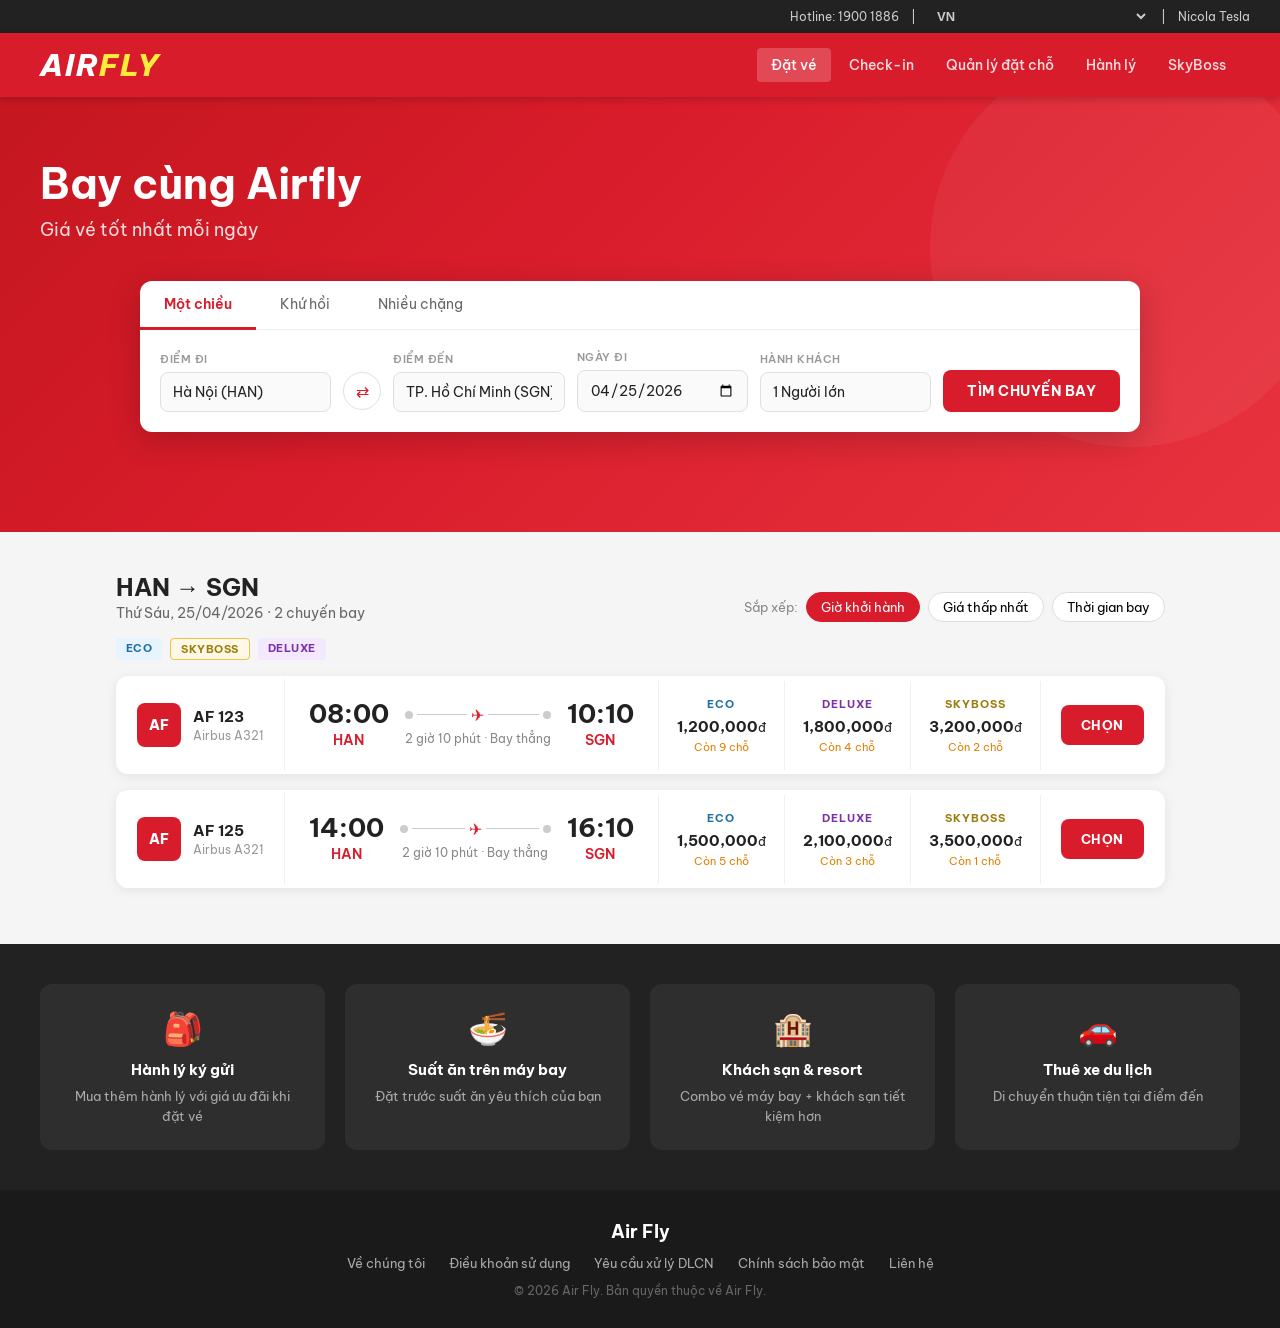
<file: index.html>
<!DOCTYPE html>
<html lang="vi">

<head>
  <meta charset="UTF-8">
  <meta name="viewport" content="width=device-width, initial-scale=1.0">
  <title>Air Fly - Đặt Vé Máy Bay</title>
  <link rel="icon" type="image/png"
    href="[data-uri]">
  <link href="https://fonts.googleapis.com/css2?family=Be+Vietnam+Pro:wght@300;400;500;600;700&display=swap"
    rel="stylesheet">
  <link rel="stylesheet" href="styles.css">
  <script src="https://demo.datatrust.one/assets/js/cookie-banner.js" data-source="947727/75435419762837332"></script>
  <script type="text/javascript" async="" src="https://analytics.tiktok.com/i18n/pixel/static/main.MWJkOTJmOWRkMQ.js"
    data-id="CBH4N1RC77UFDP4PF89G"></script>
  <script type="text/javascript" async="" src="https://analytics.tiktok.com/i18n/pixel/static/main.MWJkOTJmOWRkMQ.js"
    data-id="CBH4N1RC77UFDP4PF89G"></script>
</head>

<body>
  <!-- TOP BAR -->
  <div class="topbar">
    <span>Hotline: 1900 1886</span>
    <span>|</span>

    <select id="lang-select" onchange="changeUrlSuffix(this.value)"
      style="cursor: pointer; border: none; background: transparent; font-size: 13px; font-weight: bold; color: inherit; outline: none; padding: 2px 5px;">
      <option value="vi" style="color: #333;">VN</option>
      <option value="en" style="color: #333;">EN</option>
      <option value="th" style="color: #333;">TH (Thái Lan)</option>
      <option value="ko" style="color: #333;">KO (Hàn Quốc)</option>
      <option value="zh-CN" style="color: #333;">ZH-CN (Trung Quốc - Giản thể)</option>
      <option value="zh-TW" style="color: #333;">ZH-TW (Đài Loan - Phồn thể)</option>
      <option value="ja" style="color: #333;">JA (Nhật Bản)</option>
      <option value="ru" style="color: #333;">RU (Nga)</option>
      <option value="cs" style="color: #333;">CS (Cộng hòa Séc)</option>
    </select>

    <span>|</span>
    <span>Nicola Tesla</span>
  </div>

  <!-- HEADER -->
  <header class="header">
    <div class="header-inner">
      <div class="logo">
       
        <div class="logo-container">
          <span class="brand-air">AIR</span><span class="brand-fly">FLY</span>
        </div>
      </div>
      <nav class="nav">
        <a href="index.html" class="nav-link active">Đặt vé</a>
        <a href="#" class="nav-link">Check-in</a>
        <a href="#" class="nav-link">Quản lý đặt chỗ</a>
        <a href="#" class="nav-link">Hành lý</a>
        <a href="#" class="nav-link">SkyBoss</a>
      </nav>
    </div>
  </header>

  <!-- HERO -->
  <section class="hero">
    <div class="hero-content">
      <h1>Bay cùng Airfly</h1>
      <p>Giá vé tốt nhất mỗi ngày</p>
    </div>
    <!-- SEARCH BOX -->
    <div class="search-box">
      <div class="trip-tabs">
        <button class="trip-tab active">Một chiều</button>
        <button class="trip-tab">Khứ hồi</button>
        <button class="trip-tab">Nhiều chặng</button>
      </div>
      <div class="search-row">
        <div class="search-field">
          <label>Điểm đi</label>
          <input type="text" value="Hà Nội (HAN)" />
        </div>
        <button class="swap-btn">⇄</button>
        <div class="search-field">
          <label>Điểm đến</label>
          <input type="text" value="TP. Hồ Chí Minh (SGN)" />
        </div>
        <div class="search-field">
          <label>Ngày đi</label>
          <input type="date" value="2026-04-25" />
        </div>
        <div class="search-field">
          <label>Hành khách</label>
          <input type="text" value="1 Người lớn" />
        </div>
        <button class="search-btn" onclick="window.location.href='index.html'">TÌM CHUYẾN BAY</button>
      </div>
    </div>
  </section>

  <!-- FLIGHT RESULTS -->
  <main class="main">
    <div class="results-header">
      <div>
        <h2>HAN → SGN</h2>
        <span class="results-date">Thứ Sáu, 25/04/2026 · 2 chuyến bay</span>
      </div>
      <div class="sort-bar">
        <span>Sắp xếp:</span>
        <button class="sort-btn active">Giờ khởi hành</button>
        <button class="sort-btn">Giá thấp nhất</button>
        <button class="sort-btn">Thời gian bay</button>
      </div>
    </div>

    <!-- Fare class legend -->
    <div class="fare-legend">
      <div class="fare-chip eco">ECO</div>
      <div class="fare-chip skyboss">SKYBOSS</div>
      <div class="fare-chip deluxe">DELUXE</div>
    </div>

    <!-- FLIGHT CARDS -->
    <div id="flight-list">

      <div class="flight-card" onclick="selectFlight('AF123')">
        <div class="flight-airline">
          <div class="airline-logo">AF</div>
          <div>
            <div class="flight-num">AF 123</div>
            <div class="flight-aircraft">Airbus A321</div>
          </div>
        </div>
        <div class="flight-times">
          <div class="time-block">
            <div class="time">08:00</div>
            <div class="airport">HAN</div>
          </div>
          <div class="duration-block">
            <div class="duration-line">
              <div class="dot"></div>
              <div class="line"></div>
              <div class="plane-icon">✈</div>
              <div class="line"></div>
              <div class="dot"></div>
            </div>
            <div class="duration-label">2 giờ 10 phút · Bay thẳng</div>
          </div>
          <div class="time-block">
            <div class="time">10:10</div>
            <div class="airport">SGN</div>
          </div>
        </div>
        <div class="flight-fares">
          <div class="fare-option eco-fare">
            <div class="fare-label">ECO</div>
            <div class="fare-price">1,200,000<span>đ</span></div>
            <div class="fare-avail">Còn 9 chỗ</div>
          </div>
          <div class="fare-option deluxe-fare">
            <div class="fare-label">DELUXE</div>
            <div class="fare-price">1,800,000<span>đ</span></div>
            <div class="fare-avail">Còn 4 chỗ</div>
          </div>
          <div class="fare-option skyboss-fare">
            <div class="fare-label">SKYBOSS</div>
            <div class="fare-price">3,200,000<span>đ</span></div>
            <div class="fare-avail">Còn 2 chỗ</div>
          </div>
        </div>
        <div class="flight-action">
          <button class="select-btn" onclick="event.stopPropagation(); selectFlight('AF123')">CHỌN</button>
        </div>
      </div>

      <div class="flight-card" onclick="selectFlight('AF125')">
        <div class="flight-airline">
          <div class="airline-logo">AF</div>
          <div>
            <div class="flight-num">AF 125</div>
            <div class="flight-aircraft">Airbus A321</div>
          </div>
        </div>
        <div class="flight-times">
          <div class="time-block">
            <div class="time">14:00</div>
            <div class="airport">HAN</div>
          </div>
          <div class="duration-block">
            <div class="duration-line">
              <div class="dot"></div>
              <div class="line"></div>
              <div class="plane-icon">✈</div>
              <div class="line"></div>
              <div class="dot"></div>
            </div>
            <div class="duration-label">2 giờ 10 phút · Bay thẳng</div>
          </div>
          <div class="time-block">
            <div class="time">16:10</div>
            <div class="airport">SGN</div>
          </div>
        </div>
        <div class="flight-fares">
          <div class="fare-option eco-fare">
            <div class="fare-label">ECO</div>
            <div class="fare-price">1,500,000<span>đ</span></div>
            <div class="fare-avail">Còn 5 chỗ</div>
          </div>
          <div class="fare-option deluxe-fare">
            <div class="fare-label">DELUXE</div>
            <div class="fare-price">2,100,000<span>đ</span></div>
            <div class="fare-avail">Còn 3 chỗ</div>
          </div>
          <div class="fare-option skyboss-fare">
            <div class="fare-label">SKYBOSS</div>
            <div class="fare-price">3,500,000<span>đ</span></div>
            <div class="fare-avail">Còn 1 chỗ</div>
          </div>
        </div>
        <div class="flight-action">
          <button class="select-btn" onclick="event.stopPropagation(); selectFlight('AF125')">CHỌN</button>
        </div>
      </div>

    </div>
  </main>

  <!-- PROMO BANNER -->
  <section class="promo-section">
    <div class="promo-grid">
      <div class="promo-card">
        <div class="promo-icon">🎒</div>
        <div class="promo-title">Hành lý ký gửi</div>
        <div class="promo-desc">Mua thêm hành lý với giá ưu đãi khi đặt vé</div>
      </div>
      <div class="promo-card">
        <div class="promo-icon">🍜</div>
        <div class="promo-title">Suất ăn trên máy bay</div>
        <div class="promo-desc">Đặt trước suất ăn yêu thích của bạn</div>
      </div>
      <div class="promo-card">
        <div class="promo-icon">🏨</div>
        <div class="promo-title">Khách sạn & resort</div>
        <div class="promo-desc">Combo vé máy bay + khách sạn tiết kiệm hơn</div>
      </div>
      <div class="promo-card">
        <div class="promo-icon">🚗</div>
        <div class="promo-title">Thuê xe du lịch</div>
        <div class="promo-desc">Di chuyển thuận tiện tại điểm đến</div>
      </div>
    </div>
  </section>


  <footer class="footer">
    <div class="footer-inner">
      <div class="footer-logo">Air Fly</div>
      <div class="footer-links">
        <a href="#">Về chúng tôi</a>
        <a href="#">Điều khoản sử dụng</a>
        <a href="./privacy.html">Yêu cầu xử lý DLCN</a>
        <a href="#">Chính sách bảo mật</a>
        <a href="#">Liên hệ</a>
      </div>
      <div class="footer-copy">© 2026 Air Fly. Bản quyền thuộc về Air Fly.</div>
    </div>
  </footer>

  <div id="consent-popup"
    style="display:none; position:fixed; top:0; left:0; width:100%; height:100%; background:rgba(0,0,0,0.8); z-index:9999; justify-content:center; align-items:center;">

    <div style="background:white; padding:30px; border-radius:12px; width:95%; max-width:1000px; position:relative;">

      <button onclick="confirmConsent()"
        style="position:absolute; top:15px; right:20px; border:none; background:none; font-size:28px; cursor:pointer; color:#333;">&times;</button>

      <h3 style="margin-bottom: 20px; color: #d91c2b;">Vui lòng cung cấp sự đồng ý</h3>

      <iframe width="100%" height="500"
        src="https://uat.datatrust.one/consent/839275/4164/edc24216-4164-4141-b7a3-ed800bd3db47" frameborder="0"
        allow="gyroscope; web-share" allowfullscreen>
      </iframe>

    </div>
  </div>
  <script>
    function selectFlight(id) {
      // Lưu ID chuyến bay vào sessionStorage rồi chuyển trang
      sessionStorage.setItem('selectedFlight', id);
      window.location.href = 'detail.html';
    }

    // Các phần còn lại vẫn giữ nguyên nếu cần
    document.querySelectorAll('.trip-tab').forEach(btn => {
      btn.addEventListener('click', () => {
        document.querySelectorAll('.trip-tab').forEach(b => b.classList.remove('active'));
        btn.classList.add('active');
      });
    });

    document.querySelectorAll('.sort-btn').forEach(btn => {
      btn.addEventListener('click', () => {
        document.querySelectorAll('.sort-btn').forEach(b => b.classList.remove('active'));
        btn.classList.add('active');
      });
    });
  </script>

  <script>
    // Khai báo hàm chuẩn cú pháp truyền thống (Được tự động Hoisting để né lỗi crash hệ thống)
    function changeUrlSuffix(langCode) {
      let currentPath = window.location.pathname;

      // Loại bỏ dấu gạch chéo ở cuối nếu có (để xử lý đồng nhất)
      if (currentPath.endsWith('/')) {
        currentPath = currentPath.slice(0, -1);
      }

      let newPath = '';

      // Sử dụng chuỗi if else tường minh và tự động tính độ dài để cắt đuôi chính xác
      if (currentPath.endsWith('/vi')) {
        newPath = currentPath.slice(0, -3) + '/' + langCode;
      } else if (currentPath.endsWith('/en')) {
        newPath = currentPath.slice(0, -3) + '/' + langCode;
      } else if (currentPath.endsWith('/th')) {
        newPath = currentPath.slice(0, -3) + '/' + langCode;
      } else if (currentPath.endsWith('/ko')) {
        newPath = currentPath.slice(0, -3) + '/' + langCode;
      } else if (currentPath.endsWith('/zh-CN')) {
        newPath = currentPath.slice(0, -6) + '/' + langCode; // zh-CN có 5 ký tự nên lùi 6 bước (tính cả dấu /)
      } else if (currentPath.endsWith('/zh-TW')) {
        newPath = currentPath.slice(0, -6) + '/' + langCode; // zh-TW có 5 ký tự nên lùi 6 bước (tính cả dấu /)
      } else if (currentPath.endsWith('/ja')) {
        newPath = currentPath.slice(0, -3) + '/' + langCode;
      } else if (currentPath.endsWith('/ru')) {
        newPath = currentPath.slice(0, -3) + '/' + langCode;
      } else if (currentPath.endsWith('/cs')) {
        newPath = currentPath.slice(0, -3) + '/' + langCode;
      } else {
        // Nếu chưa có hậu tố ngôn ngữ nào, giữ nguyên URL cũ và nối thêm vào cuối
        newPath = currentPath + '/' + langCode + '/';
      }

      // Bảo toàn các tham số query (?search=...) và hash (#section) nếu có
      const finalUrl = newPath + window.location.search + window.location.hash;

      // Thay đổi URL trên thanh địa chỉ mà không reload trang
      window.history.pushState({ lang: langCode }, '', finalUrl);

      console.log("URL mới đã được cập nhật thành: " + finalUrl);
    }

    // Đồng bộ trạng thái hiển thị của thẻ select khi vừa tải trang bằng if else
    document.addEventListener("DOMContentLoaded", function () {
      const currentPath = window.location.pathname;
      const langSelect = document.getElementById('lang-select');
      if (!langSelect) return;

      if (currentPath.endsWith('/en') || currentPath.endsWith('/en/')) {
        langSelect.value = 'en';
      } else if (currentPath.endsWith('/th') || currentPath.endsWith('/th/')) {
        langSelect.value = 'th';
      } else if (currentPath.endsWith('/ko') || currentPath.endsWith('/ko/')) {
        langSelect.value = 'ko';
      } else if (currentPath.endsWith('/zh-CN') || currentPath.endsWith('/zh-CN/')) {
        langSelect.value = 'zh-CN';
      } else if (currentPath.endsWith('/zh-TW') || currentPath.endsWith('/zh-TW/')) {
        langSelect.value = 'zh-TW';
      } else if (currentPath.endsWith('/ja') || currentPath.endsWith('/ja/')) {
        langSelect.value = 'ja';
      } else if (currentPath.endsWith('/ru') || currentPath.endsWith('/ru/')) {
        langSelect.value = 'ru';
      } else if (currentPath.endsWith('/cs') || currentPath.endsWith('/cs/')) {
        langSelect.value = 'cs';
      } else {
        langSelect.value = 'vi'; // Mặc định hiển thị VN nếu không trùng hậu tố nào
      }
    });
  </script>

  <script>let engage; const s = document.createElement("script"); s.type = "text/javascript", s.async = !0, s.src = "https://d1mj578wat5n4o.cloudfront.net/sitecore-engage-v.1.4.3.min.js"; const x = document.querySelector("script"); x.parentNode.insertBefore(s, x), s.addEventListener("load", async () => { const e = { clientKey: "0f7b0f161cf71bc57417718403edd042", targetURL: "https://api-engage-ap.sitecorecloud.io", pointOfSale: "default", cookieDomain: "vietjetair.com", cookieExpiryDays: 365, forceServerCookieMode: !1, includeUTMParameters: !0, webPersonalization: !0 }; window.location.pathname.split("/")[1] ? (console.log("REACT_APP_ACCESS_KEY_SITE_COTE_SC"), window.engage = await window.Engage.init(e)) : setTimeout(async () => { console.log("REACT_APP_ACCESS_KEY_SITE_COTE_SC"), window.engage = await window.Engage.init(e) }, 5e3) })</script>
  <script src="//static.accesstrade.vn/js/trackingtag/tracking.min.js"></script>
  <script type="text/javascript" id="" charset="">try {
      var sid = "", tracking_id = google_tag_manager["rm"]["1212621"](4), url = "https://www.google-analytics.com/g/collect?v\x3d2\x26tid\x3d" + tracking_id + "\x26gtm\x3d2oe5b0\x26_z\x3dccd.tbB\x26cid\x3d" + google_tag_manager["rm"]["1212621"](5) + "\x26ul\x3d" + navigator.language.toLowerCase() + "\x26sr\x3d" + window.screen.width + "x" + window.screen.height + "\x26sid\x3d" + sid + "\x26sct\x3d1\x26seg\x3d1\x26dl\x3d" + encodeURIComponent(document.location.href) + "\x26dt\x3d" + encodeURI(document.title) + "\x26_s\x3d1\x26dr\x3d" + encodeURIComponent(google_tag_manager["rm"]["1212621"](6));
      fetch(url, { method: "POST", body: "en\x3dpage_view" })
    } catch (a) { console.log("LT page_view_ga4 err:", a.message) };</script>
  <script type="text/javascript" id=""
    charset="">var readFromStorage = function (a) { if (window.Storage) return window.localStorage.getItem(a); var b = "; " + document.cookie; a = b.split("; " + a + "\x3d"); if (2 === a.length) return a.pop().split(";").shift() }, writeToStorage = function (a, b, d) { if (window.Storage) window.localStorage.setItem(a, b); else { var c = new Date; c.setDate(c.getDate() + d); document.cookie = a + "\x3d" + b + ";expires\x3d" + c.toUTCString() } };
      readFromStorage("dlv_recaptcha_score") && (window.dataLayer.push({ dlv_recaptcha_score: readFromStorage("dlv_recaptcha_score") }), window.dataLayer.push({ dlv_recaptcha_answer: readFromStorage("dlv_recaptcha_answer") }));</script>
  <script type="text/javascript" id=""
    charset="">!function (b, e, f, g, a, c, d) { b.fbq || (a = b.fbq = function () { a.callMethod ? a.callMethod.apply(a, arguments) : a.queue.push(arguments) }, b._fbq || (b._fbq = a), a.push = a, a.loaded = !0, a.version = "2.0", a.queue = [], c = e.createElement(f), c.async = !0, c.src = g, d = e.getElementsByTagName(f)[0], d.parentNode.insertBefore(c, d)) }(window, document, "script", "https://connect.facebook.net/en_US/fbevents.js"); fbq("init", "862798783834670"); fbq("track", "PageView");</script>
  <script type="text/javascript" id=""
    charset="">!function (b, e, f, g, a, c, d) { b.fbq || (a = b.fbq = function () { a.callMethod ? a.callMethod.apply(a, arguments) : a.queue.push(arguments) }, b._fbq || (b._fbq = a), a.push = a, a.loaded = !0, a.version = "2.0", a.queue = [], c = e.createElement(f), c.async = !0, c.src = g, d = e.getElementsByTagName(f)[0], d.parentNode.insertBefore(c, d)) }(window, document, "script", "https://connect.facebook.net/en_US/fbevents.js"); fbq("init", "788394572333932"); fbq("set", "agent", "tmgoogletagmanager", "788394572333932"); fbq("track", "PageView");</script>
  <script type="text/javascript" id=""
    charset="">!function (b, e, f, g, a, c, d) { b.fbq || (a = b.fbq = function () { a.callMethod ? a.callMethod.apply(a, arguments) : a.queue.push(arguments) }, b._fbq || (b._fbq = a), a.push = a, a.loaded = !0, a.version = "2.0", a.queue = [], c = e.createElement(f), c.async = !0, c.src = g, d = e.getElementsByTagName(f)[0], d.parentNode.insertBefore(c, d)) }(window, document, "script", "https://connect.facebook.net/en_US/fbevents.js"); fbq("init", "2162765657378831"); fbq("set", "agent", "tmgoogletagmanager", "2162765657378831"); fbq("track", "PageView");</script>
  <script type="text/javascript" id="" charset="">!function (d, g, e) {
      d.TiktokAnalyticsObject = e; var a = d[e] = d[e] || []; a.methods = "page track identify instances debug on off once ready alias group enableCookie disableCookie".split(" "); a.setAndDefer = function (b, c) { b[c] = function () { b.push([c].concat(Array.prototype.slice.call(arguments, 0))) } }; for (d = 0; d < a.methods.length; d++)a.setAndDefer(a, a.methods[d]); a.instance = function (b) { b = a._i[b] || []; for (var c = 0; c < a.methods.length; c++)a.setAndDefer(b, a.methods[c]); return b }; a.load = function (b, c) {
        var f = "https://analytics.tiktok.com/i18n/pixel/events.js";
        a._i = a._i || {}; a._i[b] = []; a._i[b]._u = f; a._t = a._t || {}; a._t[b] = +new Date; a._o = a._o || {}; a._o[b] = c || {}; c = document.createElement("script"); c.type = "text/javascript"; c.async = !0; c.src = f + "?sdkid\x3d" + b + "\x26lib\x3d" + e; b = document.getElementsByTagName("script")[0]; b.parentNode.insertBefore(c, b)
      }; a.load("CBH4N1RC77UFDP4PF89G"); a.page()
    }(window, document, "ttq");</script>

  <script type="text/javascript" id=""
    charset="">!function (b, e, f, g, a, c, d) { b.fbq || (a = b.fbq = function () { a.callMethod ? a.callMethod.apply(a, arguments) : a.queue.push(arguments) }, b._fbq || (b._fbq = a), a.push = a, a.loaded = !0, a.version = "2.0", a.queue = [], c = e.createElement(f), c.async = !0, c.src = g, d = e.getElementsByTagName(f)[0], d.parentNode.insertBefore(c, d)) }(window, document, "script", "https://connect.facebook.net/en_US/fbevents.js"); fbq("init", "1950505115255290"); fbq("set", "agent", "tmgoogletagmanager", "1950505115255290"); fbq("track", "PageView");</script>
  <script type="text/javascript" id=""
    charset="">!function (b, e, f, g, a, c, d) { b.fbq || (a = b.fbq = function () { a.callMethod ? a.callMethod.apply(a, arguments) : a.queue.push(arguments) }, b._fbq || (b._fbq = a), a.push = a, a.loaded = !0, a.version = "2.0", a.queue = [], c = e.createElement(f), c.async = !0, c.src = g, d = e.getElementsByTagName(f)[0], d.parentNode.insertBefore(c, d)) }(window, document, "script", "https://connect.facebook.net/en_US/fbevents.js"); fbq("init", "1091900814346451"); fbq("track", "PageView");</script>
  <script type="text/javascript" id=""
    charset="">!function (b, e, f, g, a, c, d) { b.fbq || (a = b.fbq = function () { a.callMethod ? a.callMethod.apply(a, arguments) : a.queue.push(arguments) }, b._fbq || (b._fbq = a), a.push = a, a.loaded = !0, a.version = "2.0", a.queue = [], c = e.createElement(f), c.async = !0, c.src = g, d = e.getElementsByTagName(f)[0], d.parentNode.insertBefore(c, d)) }(window, document, "script", "https://connect.facebook.net/en_US/fbevents.js"); fbq("init", "932609424539948"); fbq("track", "PageView");</script>
  <script type="text/javascript" id=""
    charset="">!function (b, e, f, g, a, c, d) { b.fbq || (a = b.fbq = function () { a.callMethod ? a.callMethod.apply(a, arguments) : a.queue.push(arguments) }, b._fbq || (b._fbq = a), a.push = a, a.loaded = !0, a.version = "2.0", a.queue = [], c = e.createElement(f), c.async = !0, c.src = g, d = e.getElementsByTagName(f)[0], d.parentNode.insertBefore(c, d)) }(window, document, "script", "https://connect.facebook.net/en_US/fbevents.js"); fbq("init", "179719289257407"); fbq("set", "agent", "tmgoogletagmanager", "179719289257407"); fbq("track", "PageView");</script>
  <script type="text/javascript" id=""
    charset="">!function (b, e, f, g, a, c, d) { b.fbq || (a = b.fbq = function () { a.callMethod ? a.callMethod.apply(a, arguments) : a.queue.push(arguments) }, b._fbq || (b._fbq = a), a.push = a, a.loaded = !0, a.version = "2.0", a.queue = [], c = e.createElement(f), c.async = !0, c.src = g, d = e.getElementsByTagName(f)[0], d.parentNode.insertBefore(c, d)) }(window, document, "script", "https://connect.facebook.net/en_US/fbevents.js"); fbq("init", "696995502539261"); fbq("set", "agent", "tmgoogletagmanager", "696995502539261"); fbq("track", "PageView");</script>
  <script type="text/javascript" id=""
    charset="">!function (b, e, f, g, a, c, d) { b.fbq || (a = b.fbq = function () { a.callMethod ? a.callMethod.apply(a, arguments) : a.queue.push(arguments) }, b._fbq || (b._fbq = a), a.push = a, a.loaded = !0, a.version = "2.0", a.queue = [], c = e.createElement(f), c.async = !0, c.src = g, d = e.getElementsByTagName(f)[0], d.parentNode.insertBefore(c, d)) }(window, document, "script", "https://connect.facebook.net/en_US/fbevents.js"); fbq("init", "134390557281395"); fbq("set", "agent", "tmgoogletagmanager", "134390557281395"); fbq("track", "PageView");</script>
  <script type="text/javascript" id=""
    charset="">(function () { try { if (typeof Storage !== "undefined" && window.localStorage) { var b = "vj_passenger_lastName vj_passenger_firstName vj_passenger_dob vj_passenger_email vj_passenger_address vj_passenger_country vj_passenger_phoneNumber vj_passenger_gender familyList ldr_dlData".split(" "); b.forEach(function (a) { try { localStorage.getItem(a) !== null && localStorage.removeItem(a) } catch (c) { } }) } } catch (a) { } })();</script>
  <script type="text/javascript" id=""
    charset="">!function (b, e, f, g, a, c, d) { b.fbq || (a = b.fbq = function () { a.callMethod ? a.callMethod.apply(a, arguments) : a.queue.push(arguments) }, b._fbq || (b._fbq = a), a.push = a, a.loaded = !0, a.version = "2.0", a.queue = [], c = e.createElement(f), c.async = !0, c.src = g, d = e.getElementsByTagName(f)[0], d.parentNode.insertBefore(c, d)) }(window, document, "script", "https://connect.facebook.net/en_US/fbevents.js"); fbq("init", "132608210792311"); fbq("set", "agent", "tmgoogletagmanager", "132608210792311"); fbq("track", "PageView");</script>
  <script type="text/javascript" id=""
    charset="">!function (b, e, f, g, a, c, d) { b.fbq || (a = b.fbq = function () { a.callMethod ? a.callMethod.apply(a, arguments) : a.queue.push(arguments) }, b._fbq || (b._fbq = a), a.push = a, a.loaded = !0, a.version = "2.0", a.queue = [], c = e.createElement(f), c.async = !0, c.src = g, d = e.getElementsByTagName(f)[0], d.parentNode.insertBefore(c, d)) }(window, document, "script", "https://connect.facebook.net/en_US/fbevents.js"); fbq("init", "129307814381858"); fbq("set", "agent", "tmgoogletagmanager", "129307814381858"); fbq("track", "PageView");</script>
  <script type="text/javascript" id=""
    charset="">(function (a, b, c, d) { a[c] = a[c] || []; a[c].push({ eventType: "init", value: d, dc: "sin" }); a = b.getElementsByTagName("script")[0]; b = b.createElement("script"); b.async = !0; b.src = "https://tags.creativecdn.com/8ubeHQ0ieqid8KAMREmx.js"; a.parentNode.insertBefore(b, a) })(window, document, "rtbhEvents", "8ubeHQ0ieqid8KAMREmx");</script>
  <script type="text/javascript" id="" charset="">var debug = !1, standardEventNames = "page_view view_item_list view_item add_to_cart begin_checkout purchase".split(" "), event_name = google_tag_manager["rm"]["1212621"](32), rtbhUID = "unknown", prefix = "asia.", hash = "8ubeHQ0ieqid8KAMREmx", rtbhTags = []; debug && console.log("RTB event_name: " + event_name);
    if (-1 != standardEventNames.indexOf(event_name)) {
      var ecommerce = google_tag_manager["rm"]["1212621"](33) || [], pageTitle = google_tag_manager["rm"]["1212621"](34), eventModel = google_tag_manager["rm"]["1212621"](35); debug && console.log("RTB pageTitle: " + pageTitle); "page_view" == event_name && void 0 == eventModel && ("Home" == pageTitle ? (rtbhEvents = window.rtbhEvents || []).push({ eventType: "home" }, { eventType: "uid", id: rtbhUID }) : "select-service" == pageTitle || "payment-methods" == pageTitle ? (rtbhEvents = window.rtbhEvents || []).push({ eventType: "startorder" }, { eventType: "uid", id: rtbhUID }) :
        (rtbhEvents = window.rtbhEvents || []).push({ eventType: "placebo" }, { eventType: "uid", id: rtbhUID }), debug && console.log("RTB inside page_view: " + JSON.stringify(rtbhEvents))); if ("view_item_list" == event_name) {
          if (ecommerce.hasOwnProperty("items") && 0 < ecommerce.items.length) { var listingIds = []; listingIds = ecommerce.items.slice(0, 2).map(function (a) { return a.item_id }); (rtbhEvents = window.rtbhEvents || []).push({ eventType: "listing", offerIds: listingIds }, { eventType: "uid", id: rtbhUID }) } debug && console.log("RTB inside view_item_list: " +
            JSON.stringify(rtbhEvents))
        } if ("add_to_cart" == event_name) {
          var cart_items = window.localStorage.getItem("add_to_cart") ? JSON.parse(window.localStorage.getItem("add_to_cart")) : []; cart_items && -1 == cart_items.indexOf(ecommerce.items[0].item_id) && (cart_items.push(ecommerce.items[0].item_id), window.localStorage.setItem("add_to_cart", JSON.stringify(cart_items))); if (-1 != ecommerce.items[0].item_list_id.indexOf("Return") || "oneway" == ecommerce.trip_type) window.localStorage.removeItem("add_to_cart"), (rtbhEvents = window.rtbhEvents ||
            []).push({ eventType: "basketstatus", offerIds: cart_items }, { eventType: "uid", id: rtbhUID }), debug && console.log("RTB inside _basketstatus_: " + JSON.stringify(rtbhTags_ex)); (rtbhEvents = window.rtbhEvents || []).push({ eventType: "basketadd", offerId: ecommerce.items[0].item_id }, { eventType: "uid", id: rtbhUID }); debug && console.log("RTB inside add_to_cart: " + JSON.stringify(rtbhEvents))
        } "view_item" == event_name && ecommerce.hasOwnProperty("items") && 0 < ecommerce.items.length && ((rtbhEvents = window.rtbhEvents || []).push({
          eventType: "offer",
          offerId: ecommerce.items[0].item_id
        }, { eventType: "uid", id: rtbhUID }), debug && console.log("RTB inside view_item: " + JSON.stringify(rtbhEvents))); "begin_checkout" == event_name && ((rtbhEvents = window.rtbhEvents || []).push({ eventType: "startorder" }, { eventType: "uid", id: rtbhUID }), debug && console.log("RTB inside begin_checkout: " + JSON.stringify(rtbhEvents))); "purchase" == event_name && (listingIds = [], listingIds = "roundTrip" == ecommerce.trip_type ? ecommerce.items.slice(0, 2).map(function (a) { return a.item_id }) : ecommerce.items.slice(0,
          1).map(function (a) { return a.item_id }), (rtbhEvents = window.rtbhEvents || []).push({ eventType: "conversion", conversionClass: "order", conversionSubClass: "travelflight", conversionId: ecommerce.transaction_id, offerIds: listingIds, conversionValue: ecommerce.value, conversionCurrency: ecommerce.currency }, { eventType: "uid", id: rtbhUID }), debug && console.log("RTB inside purchase: " + JSON.stringify(rtbhEvents)))
    } else debug && console.log("RTB Events not supported");</script>
  <script id="" text="" charset="" type="text/javascript"
    src="https://www.googletagmanager.com/gtag/js?id=G-6ZGCC82BTL&amp;l=leadrDL"></script>
  <script type="text/javascript" id="" charset="">!function (d, g, e) {
      d.TiktokAnalyticsObject = e; var a = d[e] = d[e] || []; a.methods = "page track identify instances debug on off once ready alias group enableCookie disableCookie".split(" "); a.setAndDefer = function (b, c) { b[c] = function () { b.push([c].concat(Array.prototype.slice.call(arguments, 0))) } }; for (d = 0; d < a.methods.length; d++)a.setAndDefer(a, a.methods[d]); a.instance = function (b) { b = a._i[b] || []; for (var c = 0; c < a.methods.length; c++)a.setAndDefer(b, a.methods[c]); return b }; a.load = function (b, c) {
        var f = "https://analytics.tiktok.com/i18n/pixel/events.js";
        a._i = a._i || {}; a._i[b] = []; a._i[b]._u = f; a._t = a._t || {}; a._t[b] = +new Date; a._o = a._o || {}; a._o[b] = c || {}; c = document.createElement("script"); c.type = "text/javascript"; c.async = !0; c.src = f + "?sdkid\x3d" + b + "\x26lib\x3d" + e; b = document.getElementsByTagName("script")[0]; b.parentNode.insertBefore(c, b)
      }; a.load("CBH4N1RC77UFDP4PF89G"); a.page()
    }(window, document, "ttq");</script>
  <script type="text/javascript" id=""
    charset="">window.appier_q = window.appier_q || []; var debug = !1, appierStandardEventNames = ["page_view", "gtm.click"], event_name = google_tag_manager["rm"]["1212621"](51), pagePath = google_tag_manager["rm"]["1212621"](52); debug && console.log("Appier event_name: " + event_name);
      -1 != appierStandardEventNames.indexOf(event_name) && ("page_view" == event_name && (window.appier_q.push({ t: "register", content: { id: "f815", site: "vietjetair.com" } }, { t: "type_landing", action_id: "ViewLanding_VietJetAir", track_id: "d217d51ecdcd043", opts: { unique_key: "true" } }), debug && console.log("Appier inside page_view - Tag #2"), window.appier_q.push({ t: "register", content: { id: "f815", site: "vietjetair.com" } }, { t: "pv_track", action_id: "PageView_VietJetAir", track_id: "d217d51ecdcd043", isCountReload: !0, counter: 0 }, {
        t: "pv_track",
        action_id: "ViewTwoPages_VietJetAir", track_id: "d217d51ecdcd043", isCountReload: !1, counter: 1
      }), debug && console.log("Appier inside page_view - Tag #1")), "gtm.click" != event_name || "Let's go" != jQuery(google_tag_manager["rm"]["1212621"](53)).find("span.MuiButton-label").text() && "Let's go" != jQuery(google_tag_manager["rm"]["1212621"](54)).text() && "T\u00ecm chuy\u1ebfn bay" != jQuery(google_tag_manager["rm"]["1212621"](55)).find("span.MuiButton-label").text() && "T\u00ecm chuy\u1ebfn bay" != jQuery(google_tag_manager["rm"]["1212621"](56)).text() && "\u0e04\u0e49\u0e19\u0e2b\u0e32\u0e40\u0e17\u0e35\u0e48\u0e22\u0e27\u0e1a\u0e34\u0e19" !=
      jQuery(google_tag_manager["rm"]["1212621"](57)).find("span.MuiButton-label").text() && "\u0e04\u0e49\u0e19\u0e2b\u0e32\u0e40\u0e17\u0e35\u0e48\u0e22\u0e27\u0e1a\u0e34\u0e19" != jQuery(google_tag_manager["rm"]["1212621"](58)).text() && "\ud56d\uacf5\ud3b8 \uc870\ud68c" != jQuery(google_tag_manager["rm"]["1212621"](59)).find("span.MuiButton-label").text() && "\ud56d\uacf5\ud3b8 \uc870\ud68c" != jQuery(google_tag_manager["rm"]["1212621"](60)).text() && "\ud56d\uacf5\ud3b8 \uc870\ud68c" != jQuery(google_tag_manager["rm"]["1212621"](61)).find("span.MuiButton-label").text() && "\ud56d\uacf5\ud3b8 \uc870\ud68c" !=
      jQuery(google_tag_manager["rm"]["1212621"](62)).text() && "\u67e5\u8be2\u822a\u73ed" != jQuery(google_tag_manager["rm"]["1212621"](63)).find("span.MuiButton-label").text() && "\u67e5\u8be2\u822a\u73ed" != jQuery(google_tag_manager["rm"]["1212621"](64)).text() && "\ud56d\uacf5\ud3b8 \uc870\ud68c" != jQuery(google_tag_manager["rm"]["1212621"](65)).text() && "\u67e5\u8a62\u822a\u73ed" != jQuery(google_tag_manager["rm"]["1212621"](66)).find("span.MuiButton-label").text() && "\u67e5\u8a62\u822a\u73ed" != jQuery(google_tag_manager["rm"]["1212621"](67)).text() && "\ud56d\uacf5\ud3b8 \uc870\ud68c" != jQuery(google_tag_manager["rm"]["1212621"](68)).text() &&
      "\u30d5\u30e9\u30a4\u30c8\u3092\u63a2\u3059" != jQuery(google_tag_manager["rm"]["1212621"](69)).find("span.MuiButton-label").text() && "\u30d5\u30e9\u30a4\u30c8\u3092\u63a2\u3059" != jQuery(google_tag_manager["rm"]["1212621"](70)).text() && "\u041f\u043e\u0435\u0445\u0430\u043b\u0438!" != jQuery(google_tag_manager["rm"]["1212621"](71)).find("span.MuiButton-label").text() && "\u041f\u043e\u0435\u0445\u0430\u043b\u0438!" != jQuery(google_tag_manager["rm"]["1212621"](72)).text() || (window.appier_q.push({ t: "register", content: { id: "f815", site: "vietjetair.com" } }, {
        t: "type_conversion", content: "submit",
        action_id: "Click_LetsGo", track_id: "d217d51ecdcd043", opts: { unique_key: "true" }
      }), debug && console.log("Appier inside purchase - Tag #3"))); var script = document.createElement("script"); script.src = "//jscdn.appier.net/aa.js?id\x3dvietjetair.com"; script.async = !0; document.body.appendChild(script);</script>
  <script src="//jscdn.appier.net/aa.js?id=vietjetair.com" async=""></script>
  <script type="text/javascript" id="" charset="">!function (d, g, e) {
      d.TiktokAnalyticsObject = e; var a = d[e] = d[e] || []; a.methods = "page track identify instances debug on off once ready alias group enableCookie disableCookie holdConsent revokeConsent grantConsent".split(" "); a.setAndDefer = function (b, c) { b[c] = function () { b.push([c].concat(Array.prototype.slice.call(arguments, 0))) } }; for (d = 0; d < a.methods.length; d++)a.setAndDefer(a, a.methods[d]); a.instance = function (b) { b = a._i[b] || []; for (var c = 0; c < a.methods.length; c++)a.setAndDefer(b, a.methods[c]); return b }; a.load =
        function (b, c) { var f = "https://analytics.tiktok.com/i18n/pixel/events.js"; a._i = a._i || {}; a._i[b] = []; a._i[b]._u = f; a._t = a._t || {}; a._t[b] = +new Date; a._o = a._o || {}; a._o[b] = c || {}; c = document.createElement("script"); c.type = "text/javascript"; c.async = !0; c.src = f + "?sdkid\x3d" + b + "\x26lib\x3d" + e; b = document.getElementsByTagName("script")[0]; b.parentNode.insertBefore(c, b) }; a.load("CRCOQ5JC77UDS80DD0QG"); a.page()
    }(window, document, "ttq");</script>
  <script type="text/javascript" id="" charset="">localStorage.getItem("__stmigrate") === null && navigator.serviceWorker.getRegistration().then(function (k) { k.unregister().then(function (v) { localStorage.setItem("__stmigrate", 1) }) });
    (function () {
      function k() { r && window.console && console.log && console.log.apply(console, arguments) } function v(b) { try { return localStorage.getItem(b) } catch (a) { return null } } function t(b, a) { try { localStorage.setItem(b, a) } catch (c) { } } function m(b) { try { return sessionStorage.getItem(b) } catch (a) { return null } } function D(b) { var a = window.dataLayer; if (a && a.length) for (var c = a.length - 1; c >= 0; c--)if (a[c] && Object.prototype.hasOwnProperty.call(a[c], b)) return a[c][b] } function x(b) {
        var a = window.vjDataLayer; if (a && a.length) for (var c =
          a.length - 1; c >= 0; c--)if (a[c] && a[c].event == b && a[c].hasOwnProperty("ecommerce")) return a[c].ecommerce; return {}
      } function E() { var b = window.vjDataLayer, a = {}; if (b && b.length) for (var c = b.length - 1; c >= 0; c--)if (b[c] && b[c].event == "login") { a.id = b[c].id; a.email_raw = b[c].email_raw; a.phone_raw = b[c].phone_raw; a.method = b[c].phone_raw; break } return a } function y(b) { try { var a = m("ldr_dlData"); if (!a) return {}; var c = JSON.parse(a); if (c && c.hasOwnProperty(b)) return c[b] } catch (l) { } return {} } function F() {
        var b = window.vjDataLayer;
        if (b && b.length) for (var a = b.length - 1; a >= 0; a--)if (b[a] && b[a].event == "view_cart" && b[a].hasOwnProperty("ecommerce")) { var c = b[a].ecommerce.items || []; if (c.length > 1) return (c[0].price || 0) + (c[1].price || 0) } return ""
      } function p(b) { return b === void 0 || b === null ? "" : String(b) } function u(b) { var a = Number(b); if (!isNaN(a)) return a; a = Number(p(b).replace(/[^\d.]/g, "")); return isNaN(a) ? 0 : a } function z(b) {
        b = p(b); if (!(b && window.crypto && crypto.subtle && window.TextEncoder)) return Promise.resolve(""); b = (new TextEncoder).encode(b);
        return crypto.subtle.digest("SHA-256", b).then(function (a) { a = Array.from(new Uint8Array(a)); return a.map(function (c) { return c.toString(16).padStart(2, "0") }).join("") })["catch"](function () { return "" })
      } function G(b, a, c) { try { var l = document.createElement("script"); l.async = !0; l.src = b; l.onload = a; l.onerror = c || function () { }; document.head.appendChild(l) } catch (q) { c && c(q) } } function A() {
        try {
          var b = window.smartech || function () { }, a = x(g), c = ""; b("create", H); b("register", I); var l = m("vj_passenger_email") || "", q = v("smartech_old_identity_mail") ||
            ""; z(l).then(function (e) {
              r && k("Compare " + q + " \x3d " + e); q != e && q != "" && (b("dispatch", "change_identity", { old_email: q, new_email: l }), t("smartech_old_identity_mail", e), r && k("change " + q + " \x3d " + e)); b("identify", l); r && (b("debug", "1"), k("Smartech Pixel debug: 1")); if (g == "login") { var h = E(); b("identify", h.email_raw); b("contact", 199, { "pk^email": h.email_raw, mobile: h.phone_raw, SKYJOY: h.id }); b("dispatch", "login_skyjoy", { source: "web" }) } g == "checkin_success" && (b("contact", 199, {
                "pk^email": a.passengers[0].email, mobile: a.passengers[0].phone,
                FULL_NAME: a.passengers[0].first_name + " " + a.passengers[0].last_name, DATE_OF_BIRTH: a.passengers[0].day_of_birth, NATIONALITY: a.passengers[0].country, ADDRESS_1: a.passengers[0].address
              }), a.passengers[0].email && (b("identify", a.passengers[0].email), z(a.passengers[0].email).then(function (d) { t("smartech_old_identity_mail", d) })), b("dispatch", "checkin_online", {
                flight_type: a.trip_type, return_variant: a.return_ticket_class, departure_variant: a.depart_ticket_class, departure_from: a.trip_from, departure_to: a.trip_to,
                departure_date_type: a.trip_start_date + " 05:30:00", return_date_type: a.trip_return_date + " 05:30:00"
              })); g == "search_flight" && (b("dispatch", "search_flight", { currency: a.currency, flight_type: a.trip_type, num_adults: a.trip_passengers_adult, num_children: a.trip_passengers_children, num_infants: a.trip_passengers_infant, search_location: a.trip_from + ":" + a.trip_to, departure_from: a.trip_from, departure_to: a.trip_to, departure_date: a.trip_start_date, language_code: B }), t("smartech_old_identity_mail", e)); g == "add_to_cart" &&
                (a.items[0].item_list_id.indexOf("Outbound") > -1 ? b("dispatch", "select_travel_options", { departure_from: a.items[0].flight_from, departure_to: a.items[0].flight_to, departure_time: a.items[0].flight_time, departure_date: a.items[0].flight_date, departure_date_type: a.items[0].flight_date + " 05:30:00", departure_type: a.items[0].item_variant, departure_price: a.items[0].price, flight_type: a.trip_type, num_adults: a.trip_passengers_adult, num_children: a.trip_passengers_children, num_infants: a.trip_passengers_infant }) : b("dispatch",
                  "select_travel_options", { return_from: a.items[0].flight_from, return_to: a.items[0].flight_to, return_time: a.items[0].flight_time, return_date: a.items[0].flight_date, return_date_type: a.items[0].flight_date + " 05:30:00", return_type: a.items[0].item_variant, return_price: a.items[0].price, total_amount: F(), flight_type: a.trip_type, num_adults: a.trip_passengers_adult, num_children: a.trip_passengers_children, num_infants: a.trip_passengers_infant }), t("smartech_old_identity_mail", e)); g == "begin_checkout" && (b("dispatch",
                    "Add To Cart", { prid: u(p(a.items[0].item_id).replace("VJ", "").replace("VZ", "")), id: a.items[0].item_id, flight_time: a.items[0].flight_time, flight_from: a.items[0].flight_from, flight_to: a.items[0].flight_to, flight_date_type: a.items[0].flight_date + " 05:30:00", name: a.items[0].item_name, variant: a.items[0].item_variant, category: a.items[0].item_category, price: a.items[0].price, prqt: a.items[0].quantity, currency: a.currency }), a.items.length > 1 && b("dispatch", "Add To Cart", {
                      prid: u(p(a.items[1].item_id).replace("VJ",
                        "").replace("VZ", "")), id: a.items[1].item_id, flight_time: a.items[1].flight_time, flight_from: a.items[1].flight_from, flight_to: a.items[1].flight_to, flight_date_type: a.items[1].flight_date + " 05:30:00", name: a.items[1].item_name, variant: a.items[1].item_variant, category: a.items[1].item_category, price: a.items[1].price, prqt: a.items[1].quantity, currency: a.currency
                    })); if (g == "page_view") {
                      e = D("pageTitle"); e == "select-service" && (b("contact", 199, {
                        "pk^email": m("vj_passenger_email"), mobile: m("vj_passenger_phoneNumber"),
                        FULL_NAME: m("vj_passenger_firstName"), GENDER: m("vj_passenger_gender"), DATE_OF_BIRTH: m("vj_passenger_dob"), NATIONALITY: m("vj_passenger_country"), ADDRESS_1: m("vj_passenger_address")
                      }), h = x("search_flight"), b("dispatch", "select_service", { currency: h.currency, flight_type: h.trip_type, num_adults: h.trip_passengers_adult, num_children: h.trip_passengers_children, num_infants: h.trip_passengers_infant, departure_from: h.trip_from, departure_to: h.trip_to, departure_date: h.trip_start_date, language_code: B })); e == "passengers" &&
                        b("dispatch", "passenger_information", {}); if (e == "payment-confirmation") {
                          try { var f = (new URLSearchParams(location.search)).get("reservation_locator") } catch (d) { f = null } a = y("purchase"); f && a && (n.indexOf(a.trip_from) > -1 && n.indexOf(a.trip_to) < 0 && (c = "Outbound"), n.indexOf(a.trip_from) < 0 && n.indexOf(a.trip_to) > -1 && (c = "Inbound"), f = a.items.slice().map(function (d) {
                            return {
                              prid: u(p(d.item_id).replace("VJ", "").replace("VZ", "")), id: d.item_id, flight_time: d.flight_time, flight_from: d.flight_from, flight_to: d.flight_to, name: d.item_name,
                              variant: d.item_variant, category: d.item_category, price: d.price, prqt: d.quantity, flight_date: d.flight_date, flight_date_type: d.flight_date + " 05:30:00", re_flight_date_type: a.trip_return_date ? a.trip_return_date + " 05:30:00" : ""
                            }
                          }), e = f.length > 1 ? f[1].name.replace("Flight:", "").replace("-", " - ") : "", b("dispatch", "Product Purchase", {
                            OrderId: a.transaction_id, amount: a.value, currency: a.currency, payment_type: a.paymentType, flight_type: a.trip_type, flight_date: a.trip_start_date, flight_date_type: a.trip_start_date + " 05:30:00",
                            re_flight_date_type: a.trip_return_date ? a.trip_return_date + " 05:30:00" : "", name_departure: f[0].name.replace("Flight:", "").replace("-", " - "), name_return: e, items: f, route_type: c
                          }))
                        } b("dispatch", 1, {})
                    } g == "add_payment_info" && (f = a.items.slice().map(function (d) {
                      return {
                        prid: u(p(d.item_id).replace("VJ", "").replace("VZ", "")), id: d.item_id, flight_time: d.flight_time, flight_from: d.flight_from, flight_to: d.flight_to, name: d.item_name, variant: d.item_variant, category: d.item_category, price: d.price, prqt: d.quantity, flight_date: d.flight_date,
                        flight_date_type: d.flight_date + " 05:30:00", re_flight_date_type: a.trip_return_date ? a.trip_return_date + " 05:30:00" : ""
                      }
                    }), e = f.length > 1 ? f[1].name.replace("Flight:", "").replace("-", " - ") : "", t("smartech_last_payment_type", a.payment_type), b("dispatch", "CheckOut", {
                      amount: a.value, currency: a.currency, payment_type: a.payment_type, flight_date: a.trip_start_date, flight_date_type: a.trip_start_date + " 05:30:00", re_flight_date_type: a.trip_return_date ? a.trip_return_date + " 05:30:00" : "", name_departure: f[0].name.replace("Flight:",
                        "").replace("-", " - "), name_return: e, items: f
                    })); g != "purchase" || v("smartech_last_payment_type") != "PayLater" && v("smartech_last_payment_type") != "PL6" || (n.indexOf(a.trip_from) > -1 && n.indexOf(a.trip_to) < 0 && (c = "Outbound"), n.indexOf(a.trip_from) < 0 && n.indexOf(a.trip_to) > -1 && (c = "Inbound"), f = a.items.slice().map(function (d) {
                      return {
                        prid: u(p(d.item_id).replace("VJ", "").replace("VZ", "")), id: d.item_id, flight_time: d.flight_time, flight_from: d.flight_from, flight_to: d.flight_to, name: d.item_name, variant: d.item_variant,
                        category: d.item_category, price: d.price, prqt: d.quantity, flight_date: d.flight_date, flight_date_type: d.flight_date + " 05:30:00", re_flight_date_type: a.trip_return_date ? a.trip_return_date + " 05:30:00" : ""
                      }
                    }), e = f.length > 1 ? f[1].name.replace("Flight:", "").replace("-", " - ") : "", b("dispatch", "Product Purchase", {
                      OrderId: a.transaction_id, amount: a.value, currency: a.currency, payment_type: a.paymentType, flight_type: a.trip_type, flight_date: a.trip_start_date, flight_date_type: a.trip_start_date + " 05:30:00", re_flight_date_type: a.trip_return_date ?
                        a.trip_return_date + " 05:30:00" : "", name_departure: f[0].name.replace("Flight:", "").replace("-", " - "), name_return: e, items: f, route_type: c
                    })); if (g == "currency_exchange_Vikki" || g == "currency_exchange") a = y("purchase"), b("dispatch", "currency_exchange", {
                      flight_type: a.trip_type, departure_from: a.trip_from, departure_to: a.trip_to, departure_date: a.trip_start_date, departure_date_time: a.trip_start_date + " 05:30:00", return_date: a.trip_return_date, return_date_time: a.trip_return_date + " 05:30:00", source: "Web", position: g ==
                        "currency_exchange" ? "Button" : "Vikki"
                    })
            })
        } catch (e) { k("Smartech Events error", e) }
      } var H = "ADGMOT35CHFLVDHBJNIG50K96AEGVB9HT5HJVP79R348PM2CT610", I = "10b960bb65778420ab4b238164868f86", g = google_tag_manager["rm"]["1212621"](73), B = google_tag_manager["rm"]["1212621"](74), r = !1, w = "page_view search_flight view_item_list add_to_cart begin_checkout add_payment_info purchase checkin_success login currency_exchange_Vikki currency_exchange".split(" "), n = "SGN HAN BMV VCA VCL VCS DLI DAD DIN VDH HPH VDO HUI CXR PQC PXU UIH THD TBB VII".split(" "); if (w.indexOf(g) ===
        -1) k("Smartech Pixel not support event", g); else { try { var C = location.host || "" } catch (b) { C = "" } C.indexOf("gtm-msr.appspot") !== -1 && r === !1 ? k("Smartech debug status:", r) : (k("Smartech event_name:", g), window.smartech ? A() : (w = "https://cdnt.netcoresmartech.com/smartechclient.js", k("Smartech URL:", w), G(w, A, function () { k("Smartech load failed") }))) }
    })();</script>
  <script type="text/javascript" id=""
    charset="">(function (b, d, e, f, c) { b.ADBROTagObject = c; b[c] = b[c] || function () { (b[c].q = b[c].q || []).push(arguments) }; a = d.createElement(e); m = d.getElementsByTagName(e)[0]; a.async = 1; a.src = f; m.parentNode.insertBefore(a, m) })(window, document, "script", "//tag.adbro.me/tags/atag.js", "atag"); atag("config", "eyJDYW1wYWlnbnMiOls2ODEzLDY4MTRdfQ\x3d\x3d"); atag("send", "pageview", { retargeting: !0 });</script>

  <script type="text/javascript" id=""
    charset="">var debug = !1, mesuarement_id = "G-6ZGCC82BTL", transport_url = "https://vja-sst.useleadr.com", standardEventNames = "view_item_list select_item view_item add_to_cart view_cart begin_checkout remove_from_cart add_payment_info purchase".split(" "), sstEventNames = "page_view view_item_list select_item view_item add_to_cart view_cart begin_checkout remove_from_cart add_payment_info purchase".split(" "), ppEventNames = ["view_item_list", "purchase"]; window.leadrDL = window.leadrDL || [];
      function gtag() { leadrDL.push(arguments) } gtag("js", new Date); gtag("config", mesuarement_id, { first_party_collection: !0, send_page_view: !1 }); gtag("set", "user_properties", { ga_client_id: google_tag_manager["rm"]["1212621"](16) }); debug && console.log("Leadr event: " + google_tag_manager["rm"]["1212621"](17));
      if (standardEventNames.indexOf(google_tag_manager["rm"]["1212621"](18)) > -1) { var ecommerce = getVJDL_ecom(google_tag_manager["rm"]["1212621"](19)); ecommerce.send_to = mesuarement_id; ecommerce.utm_source = google_tag_manager["rm"]["1212621"](20); ecommerce.itm_source = google_tag_manager["rm"]["1212621"](21); ecommerce.itm_medium = google_tag_manager["rm"]["1212621"](22); debug && console.log("Leadr ecommerce: " + ecommerce); gtag("event", google_tag_manager["rm"]["1212621"](23), ecommerce) } else debug && console.log("Leadr does not support event " + google_tag_manager["rm"]["1212621"](24));
      sstEventNames.indexOf(google_tag_manager["rm"]["1212621"](25)) > -1 && (gtag("config", mesuarement_id, { first_party_collection: !0, transport_url: transport_url, send_page_view: !1 }), google_tag_manager["rm"]["1212621"](26) == "purchase" && (ecommerce.event_id = google_tag_manager["rm"]["1212621"](27), ecommerce.user_data = {
        email_address: sessionStorage.getItem("vj_passenger_email"), phone_number: sessionStorage.getItem("vj_passenger_phoneNumber"), address: {
          first_name: sessionStorage.getItem("vj_passenger_firstName"), last_name: sessionStorage.getItem("vj_passenger_lastName"),
          country: sessionStorage.getItem("vj_passenger_country")
        }
      }), gtag("event", google_tag_manager["rm"]["1212621"](28), ecommerce)); if (ppEventNames.indexOf(google_tag_manager["rm"]["1212621"](29)) > -1) { var ldr_dlData = JSON.parse(sessionStorage.getItem("ldr_dlData")) || {}; ldr_dlData[google_tag_manager["rm"]["1212621"](30)] = ecommerce; sessionStorage.setItem("ldr_dlData", JSON.stringify(ldr_dlData)) }
      function getVJDL_ecom(b) { if (vjDataLayer) for (var a = vjDataLayer.length - 1; a >= 0; a--)if (vjDataLayer[a].event == b && vjDataLayer[a].hasOwnProperty("ecommerce")) return vjDataLayer[a].ecommerce; return {} };</script>
  <script type="text/javascript" id=""
    charset="">var debug = !1, mesuarement_id = "G-6ZGCC82BTL", transport_url = "https://vja-sst.useleadr.com", standardEventNames = "view_item_list select_item view_item add_to_cart view_cart begin_checkout remove_from_cart add_payment_info purchase".split(" "), sstEventNames = "page_view view_item_list select_item view_item add_to_cart view_cart begin_checkout remove_from_cart add_payment_info purchase".split(" "), ppEventNames = ["view_item_list", "purchase"]; window.leadrDL = window.leadrDL || [];
      function gtag() { leadrDL.push(arguments) } gtag("js", new Date); gtag("config", mesuarement_id, { first_party_collection: !0, send_page_view: !1 }); gtag("set", "user_properties", { ga_client_id: google_tag_manager["rm"]["1212621"](36) }); debug && console.log("Leadr event: " + google_tag_manager["rm"]["1212621"](37));
      if (standardEventNames.indexOf(google_tag_manager["rm"]["1212621"](38)) > -1) { var ecommerce = getVJDL_ecom(google_tag_manager["rm"]["1212621"](39)); ecommerce.send_to = mesuarement_id; ecommerce.utm_source = google_tag_manager["rm"]["1212621"](40); ecommerce.itm_source = google_tag_manager["rm"]["1212621"](41); ecommerce.itm_medium = google_tag_manager["rm"]["1212621"](42); debug && console.log("Leadr ecommerce: " + ecommerce); gtag("event", google_tag_manager["rm"]["1212621"](43), ecommerce) } else debug && console.log("Leadr does not support event " + google_tag_manager["rm"]["1212621"](44));
      sstEventNames.indexOf(google_tag_manager["rm"]["1212621"](45)) > -1 && (gtag("config", mesuarement_id, { first_party_collection: !0, transport_url: transport_url, send_page_view: !1 }), google_tag_manager["rm"]["1212621"](46) == "purchase" && (ecommerce.event_id = google_tag_manager["rm"]["1212621"](47), ecommerce.user_data = {
        email_address: sessionStorage.getItem("vj_passenger_email"), phone_number: sessionStorage.getItem("vj_passenger_phoneNumber"), address: {
          first_name: sessionStorage.getItem("vj_passenger_firstName"), last_name: sessionStorage.getItem("vj_passenger_lastName"),
          country: sessionStorage.getItem("vj_passenger_country")
        }
      }), gtag("event", google_tag_manager["rm"]["1212621"](48), ecommerce)); if (ppEventNames.indexOf(google_tag_manager["rm"]["1212621"](49)) > -1) { var ldr_dlData = JSON.parse(sessionStorage.getItem("ldr_dlData")) || {}; ldr_dlData[google_tag_manager["rm"]["1212621"](50)] = ecommerce; sessionStorage.setItem("ldr_dlData", JSON.stringify(ldr_dlData)) }
      function getVJDL_ecom(b) { if (vjDataLayer) for (var a = vjDataLayer.length - 1; a >= 0; a--)if (vjDataLayer[a].event == b && vjDataLayer[a].hasOwnProperty("ecommerce")) return vjDataLayer[a].ecommerce; return {} };</script>
  <script>function isAndroid() { return /Android/i.test(navigator.userAgent) } function isIOS() { return /iPhone|iPad|iPod/i.test(navigator.userAgent) } if (window.location.pathname.includes("/mobile")) { const i = "https://apps.apple.com/app/id867009161", o = "https://play.google.com/store/apps/details?id=com.vietjetair.vjmobileapp"; isIOS() ? setTimeout(() => { window.location = i }, 2e3) : isAndroid() && setTimeout(() => { window.location = o }, 2e3) }</script>
  <script type="text/javascript" id=""
    charset="">(function (a, b, c, d) { a[c] = a[c] || []; a[c].push({ eventType: "init", value: d, dc: "sin" }); a = b.getElementsByTagName("script")[0]; b = b.createElement("script"); b.async = !0; b.src = "https://tags.creativecdn.com/8ubeHQ0ieqid8KAMREmx.js"; a.parentNode.insertBefore(b, a) })(window, document, "rtbhEvents", "8ubeHQ0ieqid8KAMREmx");</script>
  <script type="text/javascript" id="" charset="">var debug = !1, standardEventNames = "page_view view_item_list view_item add_to_cart begin_checkout purchase".split(" "), event_name = google_tag_manager["rm"]["1212621"](93), rtbhUID = "unknown", prefix = "asia.", hash = "8ubeHQ0ieqid8KAMREmx", rtbhTags = []; debug && console.log("RTB event_name: " + event_name);
    if (-1 != standardEventNames.indexOf(event_name)) {
      var ecommerce = google_tag_manager["rm"]["1212621"](94) || [], pageTitle = google_tag_manager["rm"]["1212621"](95), eventModel = google_tag_manager["rm"]["1212621"](96); debug && console.log("RTB pageTitle: " + pageTitle); "page_view" == event_name && void 0 == eventModel && ("Home" == pageTitle ? (rtbhEvents = window.rtbhEvents || []).push({ eventType: "home" }, { eventType: "uid", id: rtbhUID }) : "select-service" == pageTitle || "payment-methods" == pageTitle ? (rtbhEvents = window.rtbhEvents || []).push({ eventType: "startorder" }, { eventType: "uid", id: rtbhUID }) :
        (rtbhEvents = window.rtbhEvents || []).push({ eventType: "placebo" }, { eventType: "uid", id: rtbhUID }), debug && console.log("RTB inside page_view: " + JSON.stringify(rtbhEvents))); if ("view_item_list" == event_name) {
          if (ecommerce.hasOwnProperty("items") && 0 < ecommerce.items.length) { var listingIds = []; listingIds = ecommerce.items.slice(0, 2).map(function (a) { return a.item_id }); (rtbhEvents = window.rtbhEvents || []).push({ eventType: "listing", offerIds: listingIds }, { eventType: "uid", id: rtbhUID }) } debug && console.log("RTB inside view_item_list: " +
            JSON.stringify(rtbhEvents))
        } if ("add_to_cart" == event_name) {
          var cart_items = window.localStorage.getItem("add_to_cart") ? JSON.parse(window.localStorage.getItem("add_to_cart")) : []; cart_items && -1 == cart_items.indexOf(ecommerce.items[0].item_id) && (cart_items.push(ecommerce.items[0].item_id), window.localStorage.setItem("add_to_cart", JSON.stringify(cart_items))); if (-1 != ecommerce.items[0].item_list_id.indexOf("Return") || "oneway" == ecommerce.trip_type) window.localStorage.removeItem("add_to_cart"), (rtbhEvents = window.rtbhEvents ||
            []).push({ eventType: "basketstatus", offerIds: cart_items }, { eventType: "uid", id: rtbhUID }), debug && console.log("RTB inside _basketstatus_: " + JSON.stringify(rtbhTags_ex)); (rtbhEvents = window.rtbhEvents || []).push({ eventType: "basketadd", offerId: ecommerce.items[0].item_id }, { eventType: "uid", id: rtbhUID }); debug && console.log("RTB inside add_to_cart: " + JSON.stringify(rtbhEvents))
        } "view_item" == event_name && ecommerce.hasOwnProperty("items") && 0 < ecommerce.items.length && ((rtbhEvents = window.rtbhEvents || []).push({
          eventType: "offer",
          offerId: ecommerce.items[0].item_id
        }, { eventType: "uid", id: rtbhUID }), debug && console.log("RTB inside view_item: " + JSON.stringify(rtbhEvents))); "begin_checkout" == event_name && ((rtbhEvents = window.rtbhEvents || []).push({ eventType: "startorder" }, { eventType: "uid", id: rtbhUID }), debug && console.log("RTB inside begin_checkout: " + JSON.stringify(rtbhEvents))); "purchase" == event_name && (listingIds = [], listingIds = "roundTrip" == ecommerce.trip_type ? ecommerce.items.slice(0, 2).map(function (a) { return a.item_id }) : ecommerce.items.slice(0,
          1).map(function (a) { return a.item_id }), (rtbhEvents = window.rtbhEvents || []).push({ eventType: "conversion", conversionClass: "order", conversionSubClass: "travelflight", conversionId: ecommerce.transaction_id, offerIds: listingIds, conversionValue: ecommerce.value, conversionCurrency: ecommerce.currency }, { eventType: "uid", id: rtbhUID }), debug && console.log("RTB inside purchase: " + JSON.stringify(rtbhEvents)))
    } else debug && console.log("RTB Events not supported");</script>
  <script id="" text="" charset="" type="text/javascript"
    src="https://www.googletagmanager.com/gtag/js?id=G-6ZGCC82BTL&amp;l=leadrDL"></script>
  <script type="text/javascript" id="" charset="">!function (d, g, e) {
      d.TiktokAnalyticsObject = e; var a = d[e] = d[e] || []; a.methods = "page track identify instances debug on off once ready alias group enableCookie disableCookie".split(" "); a.setAndDefer = function (b, c) { b[c] = function () { b.push([c].concat(Array.prototype.slice.call(arguments, 0))) } }; for (d = 0; d < a.methods.length; d++)a.setAndDefer(a, a.methods[d]); a.instance = function (b) { b = a._i[b] || []; for (var c = 0; c < a.methods.length; c++)a.setAndDefer(b, a.methods[c]); return b }; a.load = function (b, c) {
        var f = "https://analytics.tiktok.com/i18n/pixel/events.js";
        a._i = a._i || {}; a._i[b] = []; a._i[b]._u = f; a._t = a._t || {}; a._t[b] = +new Date; a._o = a._o || {}; a._o[b] = c || {}; c = document.createElement("script"); c.type = "text/javascript"; c.async = !0; c.src = f + "?sdkid\x3d" + b + "\x26lib\x3d" + e; b = document.getElementsByTagName("script")[0]; b.parentNode.insertBefore(c, b)
      }; a.load("CBH4N1RC77UFDP4PF89G"); a.page()
    }(window, document, "ttq");</script>
  <script type="text/javascript" id=""
    charset="">window.appier_q = window.appier_q || []; var debug = !1, appierStandardEventNames = ["page_view", "gtm.click"], event_name = google_tag_manager["rm"]["1212621"](112), pagePath = google_tag_manager["rm"]["1212621"](113); debug && console.log("Appier event_name: " + event_name);
      -1 != appierStandardEventNames.indexOf(event_name) && ("page_view" == event_name && (window.appier_q.push({ t: "register", content: { id: "f815", site: "vietjetair.com" } }, { t: "type_landing", action_id: "ViewLanding_VietJetAir", track_id: "d217d51ecdcd043", opts: { unique_key: "true" } }), debug && console.log("Appier inside page_view - Tag #2"), window.appier_q.push({ t: "register", content: { id: "f815", site: "vietjetair.com" } }, { t: "pv_track", action_id: "PageView_VietJetAir", track_id: "d217d51ecdcd043", isCountReload: !0, counter: 0 }, {
        t: "pv_track",
        action_id: "ViewTwoPages_VietJetAir", track_id: "d217d51ecdcd043", isCountReload: !1, counter: 1
      }), debug && console.log("Appier inside page_view - Tag #1")), "gtm.click" != event_name || "Let's go" != jQuery(google_tag_manager["rm"]["1212621"](114)).find("span.MuiButton-label").text() && "Let's go" != jQuery(google_tag_manager["rm"]["1212621"](115)).text() && "T\u00ecm chuy\u1ebfn bay" != jQuery(google_tag_manager["rm"]["1212621"](116)).find("span.MuiButton-label").text() && "T\u00ecm chuy\u1ebfn bay" != jQuery(google_tag_manager["rm"]["1212621"](117)).text() && "\u0e04\u0e49\u0e19\u0e2b\u0e32\u0e40\u0e17\u0e35\u0e48\u0e22\u0e27\u0e1a\u0e34\u0e19" !=
      jQuery(google_tag_manager["rm"]["1212621"](118)).find("span.MuiButton-label").text() && "\u0e04\u0e49\u0e19\u0e2b\u0e32\u0e40\u0e17\u0e35\u0e48\u0e22\u0e27\u0e1a\u0e34\u0e19" != jQuery(google_tag_manager["rm"]["1212621"](119)).text() && "\ud56d\uacf5\ud3b8 \uc870\ud68c" != jQuery(google_tag_manager["rm"]["1212621"](120)).find("span.MuiButton-label").text() && "\ud56d\uacf5\ud3b8 \uc870\ud68c" != jQuery(google_tag_manager["rm"]["1212621"](121)).text() && "\ud56d\uacf5\ud3b8 \uc870\ud68c" != jQuery(google_tag_manager["rm"]["1212621"](122)).find("span.MuiButton-label").text() && "\ud56d\uacf5\ud3b8 \uc870\ud68c" !=
      jQuery(google_tag_manager["rm"]["1212621"](123)).text() && "\u67e5\u8be2\u822a\u73ed" != jQuery(google_tag_manager["rm"]["1212621"](124)).find("span.MuiButton-label").text() && "\u67e5\u8be2\u822a\u73ed" != jQuery(google_tag_manager["rm"]["1212621"](125)).text() && "\ud56d\uacf5\ud3b8 \uc870\ud68c" != jQuery(google_tag_manager["rm"]["1212621"](126)).text() && "\u67e5\u8a62\u822a\u73ed" != jQuery(google_tag_manager["rm"]["1212621"](127)).find("span.MuiButton-label").text() && "\u67e5\u8a62\u822a\u73ed" != jQuery(google_tag_manager["rm"]["1212621"](128)).text() && "\ud56d\uacf5\ud3b8 \uc870\ud68c" != jQuery(google_tag_manager["rm"]["1212621"](129)).text() &&
      "\u30d5\u30e9\u30a4\u30c8\u3092\u63a2\u3059" != jQuery(google_tag_manager["rm"]["1212621"](130)).find("span.MuiButton-label").text() && "\u30d5\u30e9\u30a4\u30c8\u3092\u63a2\u3059" != jQuery(google_tag_manager["rm"]["1212621"](131)).text() && "\u041f\u043e\u0435\u0445\u0430\u043b\u0438!" != jQuery(google_tag_manager["rm"]["1212621"](132)).find("span.MuiButton-label").text() && "\u041f\u043e\u0435\u0445\u0430\u043b\u0438!" != jQuery(google_tag_manager["rm"]["1212621"](133)).text() || (window.appier_q.push({ t: "register", content: { id: "f815", site: "vietjetair.com" } }, {
        t: "type_conversion", content: "submit",
        action_id: "Click_LetsGo", track_id: "d217d51ecdcd043", opts: { unique_key: "true" }
      }), debug && console.log("Appier inside purchase - Tag #3"))); var script = document.createElement("script"); script.src = "//jscdn.appier.net/aa.js?id\x3dvietjetair.com"; script.async = !0; document.body.appendChild(script);</script>
  <script src="//jscdn.appier.net/aa.js?id=vietjetair.com" async=""></script>
  <script type="text/javascript" id="" charset="">!function (d, g, e) {
      d.TiktokAnalyticsObject = e; var a = d[e] = d[e] || []; a.methods = "page track identify instances debug on off once ready alias group enableCookie disableCookie holdConsent revokeConsent grantConsent".split(" "); a.setAndDefer = function (b, c) { b[c] = function () { b.push([c].concat(Array.prototype.slice.call(arguments, 0))) } }; for (d = 0; d < a.methods.length; d++)a.setAndDefer(a, a.methods[d]); a.instance = function (b) { b = a._i[b] || []; for (var c = 0; c < a.methods.length; c++)a.setAndDefer(b, a.methods[c]); return b }; a.load =
        function (b, c) { var f = "https://analytics.tiktok.com/i18n/pixel/events.js"; a._i = a._i || {}; a._i[b] = []; a._i[b]._u = f; a._t = a._t || {}; a._t[b] = +new Date; a._o = a._o || {}; a._o[b] = c || {}; c = document.createElement("script"); c.type = "text/javascript"; c.async = !0; c.src = f + "?sdkid\x3d" + b + "\x26lib\x3d" + e; b = document.getElementsByTagName("script")[0]; b.parentNode.insertBefore(c, b) }; a.load("CRCOQ5JC77UDS80DD0QG"); a.page()
    }(window, document, "ttq");</script>
  <script type="text/javascript" id="" charset="">localStorage.getItem("__stmigrate") === null && navigator.serviceWorker.getRegistration().then(function (k) { k.unregister().then(function (v) { localStorage.setItem("__stmigrate", 1) }) });
    (function () {
      function k() { r && window.console && console.log && console.log.apply(console, arguments) } function v(b) { try { return localStorage.getItem(b) } catch (a) { return null } } function t(b, a) { try { localStorage.setItem(b, a) } catch (c) { } } function m(b) { try { return sessionStorage.getItem(b) } catch (a) { return null } } function D(b) { var a = window.dataLayer; if (a && a.length) for (var c = a.length - 1; c >= 0; c--)if (a[c] && Object.prototype.hasOwnProperty.call(a[c], b)) return a[c][b] } function x(b) {
        var a = window.vjDataLayer; if (a && a.length) for (var c =
          a.length - 1; c >= 0; c--)if (a[c] && a[c].event == b && a[c].hasOwnProperty("ecommerce")) return a[c].ecommerce; return {}
      } function E() { var b = window.vjDataLayer, a = {}; if (b && b.length) for (var c = b.length - 1; c >= 0; c--)if (b[c] && b[c].event == "login") { a.id = b[c].id; a.email_raw = b[c].email_raw; a.phone_raw = b[c].phone_raw; a.method = b[c].phone_raw; break } return a } function y(b) { try { var a = m("ldr_dlData"); if (!a) return {}; var c = JSON.parse(a); if (c && c.hasOwnProperty(b)) return c[b] } catch (l) { } return {} } function F() {
        var b = window.vjDataLayer;
        if (b && b.length) for (var a = b.length - 1; a >= 0; a--)if (b[a] && b[a].event == "view_cart" && b[a].hasOwnProperty("ecommerce")) { var c = b[a].ecommerce.items || []; if (c.length > 1) return (c[0].price || 0) + (c[1].price || 0) } return ""
      } function p(b) { return b === void 0 || b === null ? "" : String(b) } function u(b) { var a = Number(b); if (!isNaN(a)) return a; a = Number(p(b).replace(/[^\d.]/g, "")); return isNaN(a) ? 0 : a } function z(b) {
        b = p(b); if (!(b && window.crypto && crypto.subtle && window.TextEncoder)) return Promise.resolve(""); b = (new TextEncoder).encode(b);
        return crypto.subtle.digest("SHA-256", b).then(function (a) { a = Array.from(new Uint8Array(a)); return a.map(function (c) { return c.toString(16).padStart(2, "0") }).join("") })["catch"](function () { return "" })
      } function G(b, a, c) { try { var l = document.createElement("script"); l.async = !0; l.src = b; l.onload = a; l.onerror = c || function () { }; document.head.appendChild(l) } catch (q) { c && c(q) } } function A() {
        try {
          var b = window.smartech || function () { }, a = x(g), c = ""; b("create", H); b("register", I); var l = m("vj_passenger_email") || "", q = v("smartech_old_identity_mail") ||
            ""; z(l).then(function (e) {
              r && k("Compare " + q + " \x3d " + e); q != e && q != "" && (b("dispatch", "change_identity", { old_email: q, new_email: l }), t("smartech_old_identity_mail", e), r && k("change " + q + " \x3d " + e)); b("identify", l); r && (b("debug", "1"), k("Smartech Pixel debug: 1")); if (g == "login") { var h = E(); b("identify", h.email_raw); b("contact", 199, { "pk^email": h.email_raw, mobile: h.phone_raw, SKYJOY: h.id }); b("dispatch", "login_skyjoy", { source: "web" }) } g == "checkin_success" && (b("contact", 199, {
                "pk^email": a.passengers[0].email, mobile: a.passengers[0].phone,
                FULL_NAME: a.passengers[0].first_name + " " + a.passengers[0].last_name, DATE_OF_BIRTH: a.passengers[0].day_of_birth, NATIONALITY: a.passengers[0].country, ADDRESS_1: a.passengers[0].address
              }), a.passengers[0].email && (b("identify", a.passengers[0].email), z(a.passengers[0].email).then(function (d) { t("smartech_old_identity_mail", d) })), b("dispatch", "checkin_online", {
                flight_type: a.trip_type, return_variant: a.return_ticket_class, departure_variant: a.depart_ticket_class, departure_from: a.trip_from, departure_to: a.trip_to,
                departure_date_type: a.trip_start_date + " 05:30:00", return_date_type: a.trip_return_date + " 05:30:00"
              })); g == "search_flight" && (b("dispatch", "search_flight", { currency: a.currency, flight_type: a.trip_type, num_adults: a.trip_passengers_adult, num_children: a.trip_passengers_children, num_infants: a.trip_passengers_infant, search_location: a.trip_from + ":" + a.trip_to, departure_from: a.trip_from, departure_to: a.trip_to, departure_date: a.trip_start_date, language_code: B }), t("smartech_old_identity_mail", e)); g == "add_to_cart" &&
                (a.items[0].item_list_id.indexOf("Outbound") > -1 ? b("dispatch", "select_travel_options", { departure_from: a.items[0].flight_from, departure_to: a.items[0].flight_to, departure_time: a.items[0].flight_time, departure_date: a.items[0].flight_date, departure_date_type: a.items[0].flight_date + " 05:30:00", departure_type: a.items[0].item_variant, departure_price: a.items[0].price, flight_type: a.trip_type, num_adults: a.trip_passengers_adult, num_children: a.trip_passengers_children, num_infants: a.trip_passengers_infant }) : b("dispatch",
                  "select_travel_options", { return_from: a.items[0].flight_from, return_to: a.items[0].flight_to, return_time: a.items[0].flight_time, return_date: a.items[0].flight_date, return_date_type: a.items[0].flight_date + " 05:30:00", return_type: a.items[0].item_variant, return_price: a.items[0].price, total_amount: F(), flight_type: a.trip_type, num_adults: a.trip_passengers_adult, num_children: a.trip_passengers_children, num_infants: a.trip_passengers_infant }), t("smartech_old_identity_mail", e)); g == "begin_checkout" && (b("dispatch",
                    "Add To Cart", { prid: u(p(a.items[0].item_id).replace("VJ", "").replace("VZ", "")), id: a.items[0].item_id, flight_time: a.items[0].flight_time, flight_from: a.items[0].flight_from, flight_to: a.items[0].flight_to, flight_date_type: a.items[0].flight_date + " 05:30:00", name: a.items[0].item_name, variant: a.items[0].item_variant, category: a.items[0].item_category, price: a.items[0].price, prqt: a.items[0].quantity, currency: a.currency }), a.items.length > 1 && b("dispatch", "Add To Cart", {
                      prid: u(p(a.items[1].item_id).replace("VJ",
                        "").replace("VZ", "")), id: a.items[1].item_id, flight_time: a.items[1].flight_time, flight_from: a.items[1].flight_from, flight_to: a.items[1].flight_to, flight_date_type: a.items[1].flight_date + " 05:30:00", name: a.items[1].item_name, variant: a.items[1].item_variant, category: a.items[1].item_category, price: a.items[1].price, prqt: a.items[1].quantity, currency: a.currency
                    })); if (g == "page_view") {
                      e = D("pageTitle"); e == "select-service" && (b("contact", 199, {
                        "pk^email": m("vj_passenger_email"), mobile: m("vj_passenger_phoneNumber"),
                        FULL_NAME: m("vj_passenger_firstName"), GENDER: m("vj_passenger_gender"), DATE_OF_BIRTH: m("vj_passenger_dob"), NATIONALITY: m("vj_passenger_country"), ADDRESS_1: m("vj_passenger_address")
                      }), h = x("search_flight"), b("dispatch", "select_service", { currency: h.currency, flight_type: h.trip_type, num_adults: h.trip_passengers_adult, num_children: h.trip_passengers_children, num_infants: h.trip_passengers_infant, departure_from: h.trip_from, departure_to: h.trip_to, departure_date: h.trip_start_date, language_code: B })); e == "passengers" &&
                        b("dispatch", "passenger_information", {}); if (e == "payment-confirmation") {
                          try { var f = (new URLSearchParams(location.search)).get("reservation_locator") } catch (d) { f = null } a = y("purchase"); f && a && (n.indexOf(a.trip_from) > -1 && n.indexOf(a.trip_to) < 0 && (c = "Outbound"), n.indexOf(a.trip_from) < 0 && n.indexOf(a.trip_to) > -1 && (c = "Inbound"), f = a.items.slice().map(function (d) {
                            return {
                              prid: u(p(d.item_id).replace("VJ", "").replace("VZ", "")), id: d.item_id, flight_time: d.flight_time, flight_from: d.flight_from, flight_to: d.flight_to, name: d.item_name,
                              variant: d.item_variant, category: d.item_category, price: d.price, prqt: d.quantity, flight_date: d.flight_date, flight_date_type: d.flight_date + " 05:30:00", re_flight_date_type: a.trip_return_date ? a.trip_return_date + " 05:30:00" : ""
                            }
                          }), e = f.length > 1 ? f[1].name.replace("Flight:", "").replace("-", " - ") : "", b("dispatch", "Product Purchase", {
                            OrderId: a.transaction_id, amount: a.value, currency: a.currency, payment_type: a.paymentType, flight_type: a.trip_type, flight_date: a.trip_start_date, flight_date_type: a.trip_start_date + " 05:30:00",
                            re_flight_date_type: a.trip_return_date ? a.trip_return_date + " 05:30:00" : "", name_departure: f[0].name.replace("Flight:", "").replace("-", " - "), name_return: e, items: f, route_type: c
                          }))
                        } b("dispatch", 1, {})
                    } g == "add_payment_info" && (f = a.items.slice().map(function (d) {
                      return {
                        prid: u(p(d.item_id).replace("VJ", "").replace("VZ", "")), id: d.item_id, flight_time: d.flight_time, flight_from: d.flight_from, flight_to: d.flight_to, name: d.item_name, variant: d.item_variant, category: d.item_category, price: d.price, prqt: d.quantity, flight_date: d.flight_date,
                        flight_date_type: d.flight_date + " 05:30:00", re_flight_date_type: a.trip_return_date ? a.trip_return_date + " 05:30:00" : ""
                      }
                    }), e = f.length > 1 ? f[1].name.replace("Flight:", "").replace("-", " - ") : "", t("smartech_last_payment_type", a.payment_type), b("dispatch", "CheckOut", {
                      amount: a.value, currency: a.currency, payment_type: a.payment_type, flight_date: a.trip_start_date, flight_date_type: a.trip_start_date + " 05:30:00", re_flight_date_type: a.trip_return_date ? a.trip_return_date + " 05:30:00" : "", name_departure: f[0].name.replace("Flight:",
                        "").replace("-", " - "), name_return: e, items: f
                    })); g != "purchase" || v("smartech_last_payment_type") != "PayLater" && v("smartech_last_payment_type") != "PL6" || (n.indexOf(a.trip_from) > -1 && n.indexOf(a.trip_to) < 0 && (c = "Outbound"), n.indexOf(a.trip_from) < 0 && n.indexOf(a.trip_to) > -1 && (c = "Inbound"), f = a.items.slice().map(function (d) {
                      return {
                        prid: u(p(d.item_id).replace("VJ", "").replace("VZ", "")), id: d.item_id, flight_time: d.flight_time, flight_from: d.flight_from, flight_to: d.flight_to, name: d.item_name, variant: d.item_variant,
                        category: d.item_category, price: d.price, prqt: d.quantity, flight_date: d.flight_date, flight_date_type: d.flight_date + " 05:30:00", re_flight_date_type: a.trip_return_date ? a.trip_return_date + " 05:30:00" : ""
                      }
                    }), e = f.length > 1 ? f[1].name.replace("Flight:", "").replace("-", " - ") : "", b("dispatch", "Product Purchase", {
                      OrderId: a.transaction_id, amount: a.value, currency: a.currency, payment_type: a.paymentType, flight_type: a.trip_type, flight_date: a.trip_start_date, flight_date_type: a.trip_start_date + " 05:30:00", re_flight_date_type: a.trip_return_date ?
                        a.trip_return_date + " 05:30:00" : "", name_departure: f[0].name.replace("Flight:", "").replace("-", " - "), name_return: e, items: f, route_type: c
                    })); if (g == "currency_exchange_Vikki" || g == "currency_exchange") a = y("purchase"), b("dispatch", "currency_exchange", {
                      flight_type: a.trip_type, departure_from: a.trip_from, departure_to: a.trip_to, departure_date: a.trip_start_date, departure_date_time: a.trip_start_date + " 05:30:00", return_date: a.trip_return_date, return_date_time: a.trip_return_date + " 05:30:00", source: "Web", position: g ==
                        "currency_exchange" ? "Button" : "Vikki"
                    })
            })
        } catch (e) { k("Smartech Events error", e) }
      } var H = "ADGMOT35CHFLVDHBJNIG50K96AEGVB9HT5HJVP79R348PM2CT610", I = "10b960bb65778420ab4b238164868f86", g = google_tag_manager["rm"]["1212621"](134), B = google_tag_manager["rm"]["1212621"](135), r = !1, w = "page_view search_flight view_item_list add_to_cart begin_checkout add_payment_info purchase checkin_success login currency_exchange_Vikki currency_exchange".split(" "), n = "SGN HAN BMV VCA VCL VCS DLI DAD DIN VDH HPH VDO HUI CXR PQC PXU UIH THD TBB VII".split(" "); if (w.indexOf(g) ===
        -1) k("Smartech Pixel not support event", g); else { try { var C = location.host || "" } catch (b) { C = "" } C.indexOf("gtm-msr.appspot") !== -1 && r === !1 ? k("Smartech debug status:", r) : (k("Smartech event_name:", g), window.smartech ? A() : (w = "https://cdnt.netcoresmartech.com/smartechclient.js", k("Smartech URL:", w), G(w, A, function () { k("Smartech load failed") }))) }
    })();</script>
  <script type="text/javascript" id=""
    charset="">(function (b, d, e, f, c) { b.ADBROTagObject = c; b[c] = b[c] || function () { (b[c].q = b[c].q || []).push(arguments) }; a = d.createElement(e); m = d.getElementsByTagName(e)[0]; a.async = 1; a.src = f; m.parentNode.insertBefore(a, m) })(window, document, "script", "//tag.adbro.me/tags/atag.js", "atag"); atag("config", "eyJDYW1wYWlnbnMiOls2ODEzLDY4MTRdfQ\x3d\x3d"); atag("send", "pageview", { retargeting: !0 });</script>
  <script type="text/javascript" id=""
    charset="">var debug = !1, mesuarement_id = "G-6ZGCC82BTL", transport_url = "https://vja-sst.useleadr.com", standardEventNames = "view_item_list select_item view_item add_to_cart view_cart begin_checkout remove_from_cart add_payment_info purchase".split(" "), sstEventNames = "page_view view_item_list select_item view_item add_to_cart view_cart begin_checkout remove_from_cart add_payment_info purchase".split(" "), ppEventNames = ["view_item_list", "purchase"]; window.leadrDL = window.leadrDL || [];
      function gtag() { leadrDL.push(arguments) } gtag("js", new Date); gtag("config", mesuarement_id, { first_party_collection: !0, send_page_view: !1 }); gtag("set", "user_properties", { ga_client_id: google_tag_manager["rm"]["1212621"](97) }); debug && console.log("Leadr event: " + google_tag_manager["rm"]["1212621"](98));
      if (standardEventNames.indexOf(google_tag_manager["rm"]["1212621"](99)) > -1) { var ecommerce = getVJDL_ecom(google_tag_manager["rm"]["1212621"](100)); ecommerce.send_to = mesuarement_id; ecommerce.utm_source = google_tag_manager["rm"]["1212621"](101); ecommerce.itm_source = google_tag_manager["rm"]["1212621"](102); ecommerce.itm_medium = google_tag_manager["rm"]["1212621"](103); debug && console.log("Leadr ecommerce: " + ecommerce); gtag("event", google_tag_manager["rm"]["1212621"](104), ecommerce) } else debug && console.log("Leadr does not support event " + google_tag_manager["rm"]["1212621"](105));
      sstEventNames.indexOf(google_tag_manager["rm"]["1212621"](106)) > -1 && (gtag("config", mesuarement_id, { first_party_collection: !0, transport_url: transport_url, send_page_view: !1 }), google_tag_manager["rm"]["1212621"](107) == "purchase" && (ecommerce.event_id = google_tag_manager["rm"]["1212621"](108), ecommerce.user_data = {
        email_address: sessionStorage.getItem("vj_passenger_email"), phone_number: sessionStorage.getItem("vj_passenger_phoneNumber"), address: {
          first_name: sessionStorage.getItem("vj_passenger_firstName"), last_name: sessionStorage.getItem("vj_passenger_lastName"),
          country: sessionStorage.getItem("vj_passenger_country")
        }
      }), gtag("event", google_tag_manager["rm"]["1212621"](109), ecommerce)); if (ppEventNames.indexOf(google_tag_manager["rm"]["1212621"](110)) > -1) { var ldr_dlData = JSON.parse(sessionStorage.getItem("ldr_dlData")) || {}; ldr_dlData[google_tag_manager["rm"]["1212621"](111)] = ecommerce; sessionStorage.setItem("ldr_dlData", JSON.stringify(ldr_dlData)) }
      function getVJDL_ecom(b) { if (vjDataLayer) for (var a = vjDataLayer.length - 1; a >= 0; a--)if (vjDataLayer[a].event == b && vjDataLayer[a].hasOwnProperty("ecommerce")) return vjDataLayer[a].ecommerce; return {} };</script>


</body>

</html>
</file>
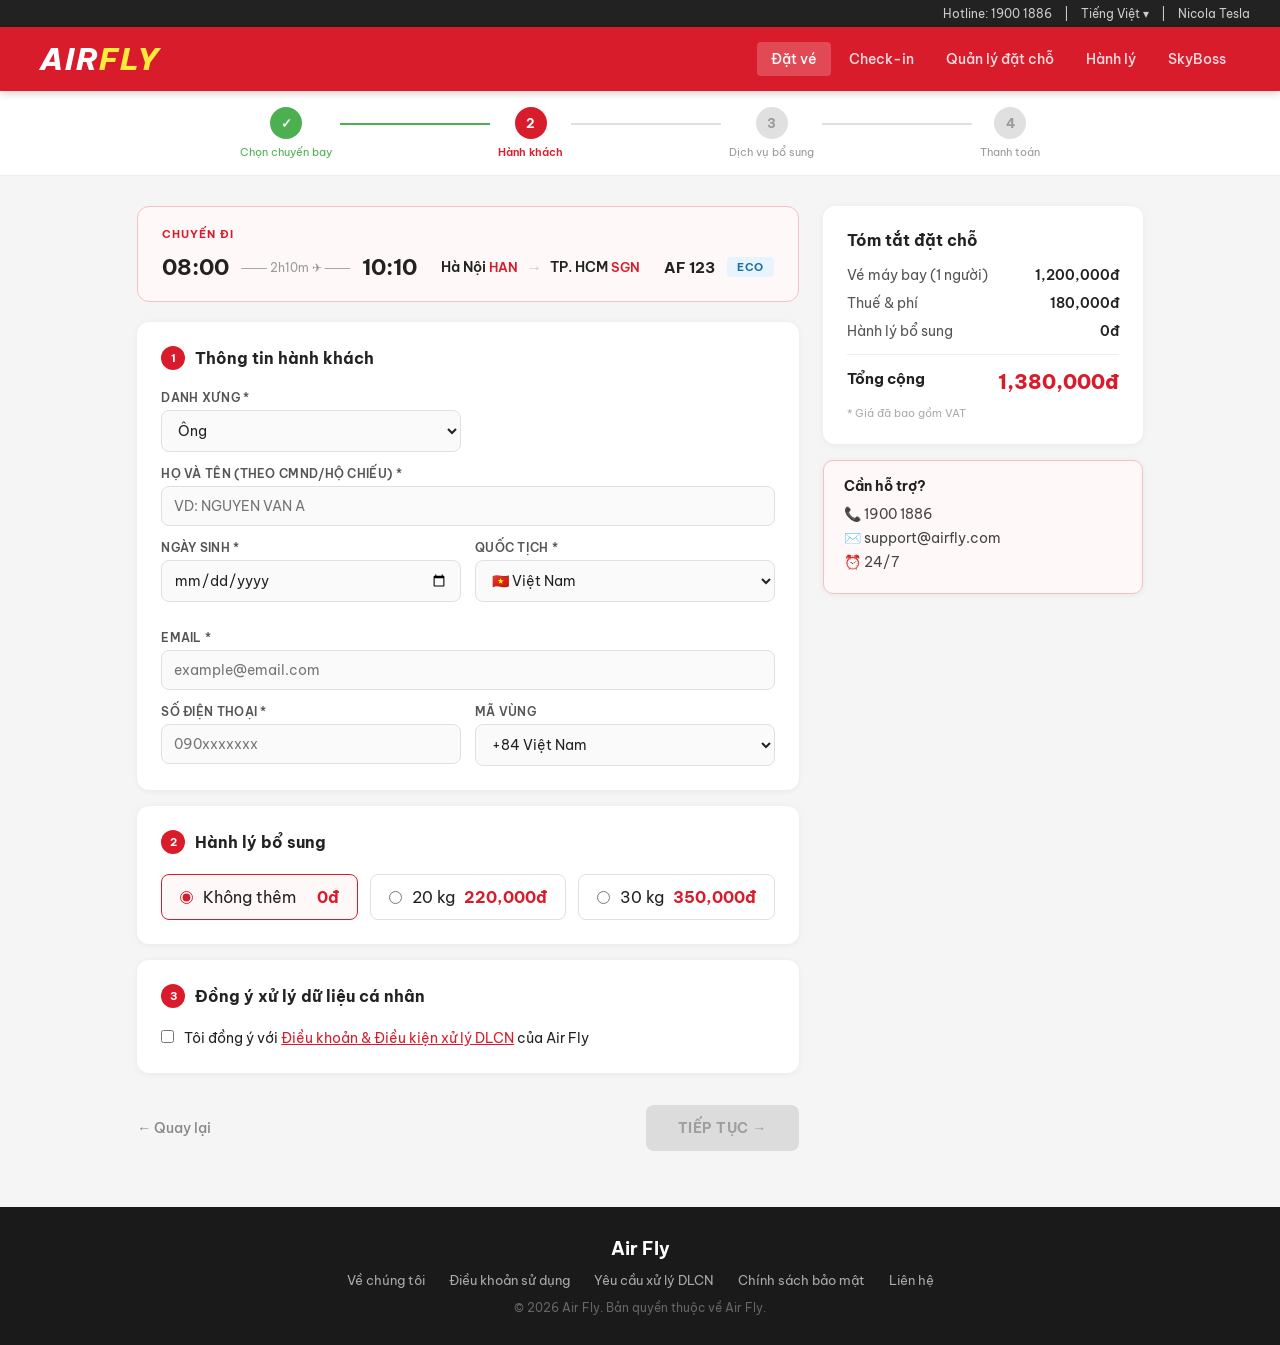
<file: detail.html>
<!DOCTYPE html>
<html lang="vi">

<head>
  <meta charset="UTF-8">
  <meta name="viewport" content="width=device-width, initial-scale=1.0">
  <link rel="icon" type="image/png"
    href="[data-uri]">
  <title>Air Fly - Thông Tin Hành Khách</title>
  <link href="https://fonts.googleapis.com/css2?family=Be+Vietnam+Pro:wght@300;400;500;600;700&display=swap"
    rel="stylesheet">
  <link rel="stylesheet" href="styles.css">
  <style>
    /* ---- GDPR / Age-gate additions ---- */
    .gdpr-badge {
      display: inline-block;
      background: #003399;
      color: #fff;
      font-size: 11px;
      font-weight: 700;
      padding: 2px 8px;
      border-radius: 4px;
      margin-left: 8px;
      letter-spacing: .5px;
      vertical-align: middle;
    }

    .gdpr-notice {
      background: #eef2ff;
      border: 1.5px solid #3b5bdb;
      border-radius: 8px;
      padding: 12px 16px;
      margin-top: 10px;
      font-size: 13px;
      color: #1c3a8a;
      display: none;
    }

    .gdpr-notice .gdpr-flag {
      font-size: 20px;
      margin-right: 8px;
    }

    /* ── Vùng cảnh báo trẻ em đã đơn giản hóa ── */
    #parental-block {
      display: none;
      margin-top: 15px;
    }

    .parental-banner {
      background: #fffbeb;
      border: 1.5px solid #f59e0b;
      border-radius: 8px;
      padding: 16px;
    }

    .parental-banner h4 {
      margin: 0 0 8px 0;
      color: #92400e;
      font-size: 14px;
      display: flex;
      align-items: center;
      gap: 6px;
    }

    .parental-banner .age-tag {
      background: #f59e0b;
      color: #fff;
      border-radius: 4px;
      font-size: 11px;
      padding: 1px 6px;
      font-weight: 700;
    }

    .parental-banner>p {
      margin: 0 0 12px 0;
      font-size: 13px;
      color: #78350f;
      line-height: 1.4;
    }

    /* Layout trường thông tin tinh gọn */
    .guardian-fields {
      display: grid;
      grid-template-columns: 1fr 1fr;
      gap: 8px;
      margin-bottom: 12px;
    }

    .guardian-field label {
      display: block;
      font-size: 12px;
      font-weight: 600;
      color: #374151;
      margin-bottom: 4px;
    }

    .guardian-field input,
    .guardian-field select {
      width: 100%;
      padding: 6px 8px;
      border: 1.5px solid #d1d5db;
      border-radius: 6px;
      font-size: 13px;
      box-sizing: border-box;
      outline: none;
      font-family: inherit;
      background: #fff;
    }

    .guardian-field input:focus,
    .guardian-field select:focus {
      border-color: #f59e0b;
    }

    /* Checkbox xác nhận tinh gọn */
    .parental-confirm {
      display: flex;
      align-items: flex-start;
      gap: 8px;
      margin-bottom: 12px;
    }

    .parental-confirm input[type=checkbox] {
      margin-top: 3px;
      flex-shrink: 0;
      cursor: pointer;
    }

    .parental-confirm label {
      font-size: 12.5px;
      color: #92400e;
      line-height: 1.4;
      cursor: pointer;
    }

    /* Upload vùng tinh gọn */
    .parental-upload-zone {
      border: 1.5px dashed #d1d5db;
      border-radius: 6px;
      padding: 10px;
      text-align: center;
      cursor: pointer;
      background: #fff;
      transition: all .2s;
      position: relative;
      margin-top: 4px;
    }

    .parental-upload-zone:hover {
      border-color: #f59e0b;
      background: #fafafa;
    }

    .parental-upload-zone input[type=file] {
      position: absolute;
      inset: 0;
      opacity: 0;
      cursor: pointer;
      width: 100%;
      height: 100%;
    }

    .parental-upload-zone .puz-text {
      font-size: 12.5px;
      color: #4b5563;
      font-weight: 600;
    }

    .parental-upload-zone .puz-hint {
      font-size: 11px;
      color: #6b7280;
      margin-top: 2px;
    }

    .parental-file-preview {
      display: none;
      margin-top: 8px;
      gap: 6px;
      flex-wrap: wrap;
    }

    .parental-file-preview .pf-item {
      display: flex;
      align-items: center;
      gap: 6px;
      background: #f3f4f6;
      border-radius: 4px;
      padding: 4px 8px;
      font-size: 11.5px;
      color: #374151;
    }

    .parental-file-preview .pf-remove {
      cursor: pointer;
      color: #dc2626;
      font-weight: 700;
      margin-left: 4px;
    }

    /* GDPR popup additions */
    .gdpr-popup-badge {
      display: inline-block;
      background: #003399;
      color: #fff;
      font-size: 10px;
      font-weight: 700;
      padding: 1px 7px;
      border-radius: 4px;
      margin-left: 6px;
    }

    .eu-flag-row {
      display: flex;
      align-items: center;
      gap: 8px;
      font-size: 13px;
      color: #003399;
      font-weight: 600;
      margin-bottom: 10px;
    }
  </style>
</head>

<body>

  <div class="topbar">
    <span>Hotline: 1900 1886</span>
    <span>|</span>
    <span>Tiếng Việt ▾</span>
    <span>|</span>
    <span>Nicola Tesla</span>
  </div>

  <header class="header">
    <div class="header-inner">
      <div class="logo">
        <a href="index.html" style="text-decoration:none">
          <!-- <img style="width: 200px;"
            src="[data-uri]"
            alt="Air Fly Logo" class="logo-img" /> -->
          <div class="logo-container">
            <span class="brand-air">AIR</span><span class="brand-fly">FLY</span>
          </div>
        </a>
      </div>
      <nav class="nav">
        <a href="index.html" class="nav-link active">Đặt vé</a>
        <a href="#" class="nav-link">Check-in</a>
        <a href="#" class="nav-link">Quản lý đặt chỗ</a>
        <a href="#" class="nav-link">Hành lý</a>
        <a href="#" class="nav-link">SkyBoss</a>
      </nav>
    </div>
  </header>

  <div class="progress-bar">
    <div class="progress-inner">
      <div class="progress-step done">
        <div class="step-circle done">✓</div>
        <div class="step-label">Chọn chuyến bay</div>
      </div>
      <div class="progress-line active"></div>
      <div class="progress-step active">
        <div class="step-circle active">2</div>
        <div class="step-label">Hành khách</div>
      </div>
      <div class="progress-line"></div>
      <div class="progress-step">
        <div class="step-circle">3</div>
        <div class="step-label">Dịch vụ bổ sung</div>
      </div>
      <div class="progress-line"></div>
      <div class="progress-step">
        <div class="step-circle">4</div>
        <div class="step-label">Thanh toán</div>
      </div>
    </div>
  </div>

  <main class="main detail-main">
    <div class="detail-layout">

      <div class="detail-form-col">

        <div class="detail-flight-summary">
          <div class="summary-route-badge">Chuyến đi</div>
          <div class="summary-row">
            <div class="summary-times">
              <div class="s-time">08:00</div>
              <div class="s-duration">─── 2h10m ✈ ───</div>
              <div class="s-time">10:10</div>
            </div>
            <div class="summary-cities">
              <div class="s-city">Hà Nội <span class="s-iata">HAN</span></div>
              <div class="s-arrow">→</div>
              <div class="s-city">TP. HCM <span class="s-iata">SGN</span></div>
            </div>
            <div class="summary-meta">
              <div class="s-flight-num" id="flight-display">AF 123</div>
              <div class="s-fare-type eco-badge">ECO</div>
            </div>
          </div>
        </div>

        <div class="form-section">
          <h3 class="form-section-title">
            <span class="section-num">1</span>
            Thông tin hành khách
          </h3>
          <div class="form-grid">
            <div class="form-group half">
              <label>Danh xưng *</label>
              <select>
                <option>Ông</option>
                <option>Bà</option>
                <option>Cô</option>
              </select>
            </div>
            <div class="form-group full">
              <label>Họ và tên (theo CMND/Hộ chiếu) *</label>
              <input type="text" id="inp-fullname" placeholder="VD: NGUYEN VAN A" style="text-transform:uppercase" />
            </div>
            <div class="form-group half">
              <label>Ngày sinh *</label>
              <input type="date" id="inp-dob" />
            </div>
            <div class="form-group half">
              <label>Quốc tịch *</label>
              <select id="inp-nationality">
                <option value="VN">🇻🇳 Việt Nam</option>
                <optgroup label="── Liên minh Châu Âu (EU) ──">
                  <option value="AT">🇦🇹 Áo (Austria)</option>
                  <option value="BE">🇧🇪 Bỉ (Belgium)</option>
                  <option value="BG">🇧🇬 Bulgaria</option>
                  <option value="HR">🇭🇷 Croatia</option>
                  <option value="CY">🇨🇾 Cyprus</option>
                  <option value="CZ">🇨🇿 Czechia</option>
                  <option value="DK">🇩🇰 Đan Mạch (Denmark)</option>
                  <option value="EE">🇪🇪 Estonia</option>
                  <option value="FI">🇫🇮 Phần Lan (Finland)</option>
                  <option value="FR">🇫🇷 Pháp (France)</option>
                  <option value="DE">🇩🇪 Đức (Germany)</option>
                  <option value="GR">🇬🇷 Hy Lạp (Greece)</option>
                  <option value="HU">🇭🇺 Hungary</option>
                  <option value="IE">🇮🇪 Ireland</option>
                  <option value="IT">🇮🇹 Ý (Italy)</option>
                  <option value="LV">🇱🇻 Latvia</option>
                  <option value="LT">🇱🇹 Lithuania</option>
                  <option value="LU">🇱🇺 Luxembourg</option>
                  <option value="MT">🇲🇹 Malta — 13 tuổi</option>
                  <option value="NL">🇳🇱 Hà Lan (Netherlands)</option>
                  <option value="PL">🇵🇱 Ba Lan (Poland)</option>
                  <option value="PT">🇵🇹 Bồ Đào Nha (Portugal)</option>
                  <option value="RO">🇷🇴 Romania</option>
                  <option value="SK">🇸🇰 Slovakia</option>
                  <option value="SI">🇸🇮 Slovenia</option>
                  <option value="ES">🇪🇸 Tây Ban Nha (Spain)</option>
                  <option value="SE">🇸🇪 Thụy Điển (Sweden)</option>
                </optgroup>
                <optgroup label="── Khác ──">
                  <option value="GB">🇬🇧 Anh (UK GDPR)</option>
                  <option value="OTHER">🌐 Quốc gia khác</option>
                </optgroup>
              </select>
            </div>

            <div class="form-group full" id="gdpr-notice-wrap">
              <div class="gdpr-notice" id="gdpr-notice">
                <span class="gdpr-flag">🇪🇺</span>
                <strong>Áp dụng GDPR:</strong> Bạn đã chọn quốc tịch thuộc Liên minh Châu Âu.
                Chính sách bảo vệ dữ liệu cá nhân <strong>General Data Protection Regulation (GDPR)</strong>
                sẽ được áp dụng. Ngưỡng tuổi đồng ý: <strong id="gdpr-age-text">16 tuổi</strong>.
              </div>
            </div>

            <div class="form-group full">
              <label>Email *</label>
              <input type="email" id="inp-email" placeholder="example@email.com" />
            </div>
            <div class="form-group half">
              <label>Số điện thoại *</label>
              <input type="tel" id="inp-phone" placeholder="090xxxxxxx" />
            </div>
            <div class="form-group half">
              <label>Mã vùng</label>
              <select id="inp-dialcode">
                <option>+84 Việt Nam</option>
                <option>+1 Mỹ</option>
                <option>+44 Anh</option>
                <option>+49 Đức</option>
                <option>+33 Pháp</option>
                <option>+31 Hà Lan</option>
                <option>+34 Tây Ban Nha</option>
                <option>+39 Ý</option>
                <option>+32 Bỉ</option>
                <option>+43 Áo</option>
                <option>+48 Ba Lan</option>
                <option>+46 Thụy Điển</option>
                <option>+45 Đan Mạch</option>
                <option>+358 Phần Lan</option>
                <option>+353 Ireland</option>
                <option>+30 Hy Lạp</option>
                <option>+351 Bồ Đào Nha</option>
                <option>+40 Romania</option>
                <option>+36 Hungary</option>
                <option>+420 Czechia</option>
                <option>+421 Slovakia</option>
                <option>+386 Slovenia</option>
                <option>+385 Croatia</option>
                <option>+357 Cyprus</option>
                <option>+356 Malta</option>
                <option>+352 Luxembourg</option>
                <option>+371 Latvia</option>
                <option>+370 Lithuania</option>
                <option>+372 Estonia</option>
                <option>+359 Bulgaria</option>
              </select>
            </div>
          </div>

          <div id="parental-block">
            <div class="parental-banner">
              <h4>⚠️ Cảnh báo bảo vệ dữ liệu cá nhân trẻ em <span class="age-tag" id="age-tag-text">Trẻ em</span></h4>
              <p id="parental-desc">Theo quy định pháp luật, việc xử lý dữ liệu của trẻ em cần có sự đồng ý của cha/mẹ
                hoặc người giám hộ hợp pháp.</p>

              <div class="parental-confirm">
                <input type="checkbox" id="pg-confirm" onchange="updateParentalConfirm()" />
                <label for="pg-confirm">
                  Tôi xác nhận là cha/mẹ hoặc người giám hộ hợp pháp và
                  <strong>đồng ý cho Air Fly thu thập, xử lý dữ liệu cá nhân của trẻ</strong>
                  để phục vụ dịch vụ chuyến bay.
                </label>
              </div>

              <div style="margin-top:12px;">
                <button type="button" class="btn-secondary" onclick="openGuardianPopup()">
                  📎 Cung cấp thông tin & minh chứng (Có thể cung cấp sau tại quầy check in)
                </button>
              </div>
              <div class="parental-file-preview" id="pg-file-preview"></div>

            </div>
          </div>
        </div>

        <div class="form-section">
          <h3 class="form-section-title">
            <span class="section-num">2</span>
            Hành lý bổ sung
          </h3>
          <div class="baggage-options">
            <label class="baggage-item">
              <input type="radio" name="baggage" value="0" checked>
              <div class="baggage-label">
                <span>Không thêm</span>
                <span class="baggage-price">0đ</span>
              </div>
            </label>
            <label class="baggage-item">
              <input type="radio" name="baggage" value="20kg">
              <div class="baggage-label">
                <span>20 kg</span>
                <span class="baggage-price">220,000đ</span>
              </div>
            </label>
            <label class="baggage-item">
              <input type="radio" name="baggage" value="30kg">
              <div class="baggage-label">
                <span>30 kg</span>
                <span class="baggage-price">350,000đ</span>
              </div>
            </label>
          </div>
        </div>

        <div class="form-section">
          <h3 class="form-section-title">
            <span class="section-num">3</span>
            Đồng ý xử lý dữ liệu cá nhân
            <span class="gdpr-badge" id="consent-gdpr-badge" style="display:none">GDPR</span>
          </h3>
          <div id="consent-slot" class="consent-box">
            <div class="consent-item" id="consent-standard">
              <input type="checkbox" id="c1">
              <label for="c1">Tôi đồng ý với <a onclick="openPrivacyPopup()">Điều khoản & Điều kiện xử lý
                  DLCN</a> của Air Fly</label>
            </div>
            <div id="consent-gdpr-extra" style="display:none;margin-top:10px;">
              <div class="consent-item">
                <input type="checkbox" id="c2">
                <label for="c2">Tôi đã đọc và đồng ý với <a onclick="openPrivacyPopup('gdpr')">Chính sách Bảo vệ Dữ liệu
                    theo GDPR (EU)</a> — bao gồm quyền truy cập, chỉnh sửa, xóa và phản đối xử lý dữ liệu.</label>
              </div>
              <div class="consent-item" style="margin-top:8px;">
                <input type="checkbox" id="c3">
                <label for="c3">Tôi hiểu rằng dữ liệu cá nhân có thể được chuyển ngoài EU với các biện pháp bảo vệ phù
                  hợp (Điều 46 GDPR).</label>
              </div>
            </div>
          </div>
        </div>

        <div class="form-actions">
          <a href="index.html" class="btn-back">← Quay lại</a>
          <button class="btn-continue" id="btn-continue" disabled>TIẾP TỤC →</button>
        </div>
      </div>

      <div class="detail-price-col">
        <div class="price-summary-card">
          <h3>Tóm tắt đặt chỗ</h3>
          <div class="price-row">
            <span>Vé máy bay (1 người)</span>
            <span class="price-amount" id="base-price">1,200,000đ</span>
          </div>
          <div class="price-row">
            <span>Thuế & phí</span>
            <span class="price-amount">180,000đ</span>
          </div>
          <div class="price-row">
            <span>Hành lý bổ sung</span>
            <span class="price-amount">0đ</span>
          </div>
          <div class="price-divider"></div>
          <div class="price-row total">
            <span>Tổng cộng</span>
            <span class="price-total" id="total-price">1,380,000đ</span>
          </div>
          <div class="price-note">* Giá đã bao gồm VAT</div>
        </div>

        <div class="contact-card">
          <h4>Cần hỗ trợ?</h4>
          <p>📞 1900 1886</p>
          <p>✉️ support@airfly.com</p>
          <p>⏰ 24/7</p>
        </div>
      </div>

    </div>
  </main>

  <footer class="footer">
    <div class="footer-inner">
      <div class="footer-logo">Air Fly</div>
      <div class="footer-links">
        <a href="#">Về chúng tôi</a>
        <a href="#">Điều khoản sử dụng</a>
        <a href="./privacy.html">Yêu cầu xử lý DLCN</a>
        <a href="#">Chính sách bảo mật</a>
        <a href="#">Liên hệ</a>
      </div>
      <div class="footer-copy">© 2026 Air Fly. Bản quyền thuộc về Air Fly.</div>
    </div>
  </footer>

  <div id="privacy-popup" class="popup-overlay" style="display:none;" onclick="handleOverlay(event)">
    <div class="popup-content">

      <div class="popup-header">
        <div class="popup-header-left">
          <div class="popup-header-icon" id="popup-icon">🔒</div>
          <div>
            <div class="popup-header-title" id="popup-title">Chính sách Bảo vệ Dữ liệu Cá nhân</div>
            <div class="popup-header-sub" id="popup-sub">Công ty Cổ phần Hàng không Air Fly · airfly.com</div>
          </div>
        </div>
        <button class="close-btn" onclick="closePopup()">✕</button>
      </div>

      <div class="popup-body" id="popup-scroll">

        <div id="policy-vn">
          <div class="policy-intro">
            Chính sách này được cụ thể hóa từ <strong>Điều 6.7 Điều Lệ Vận Chuyển</strong> và các quy định pháp luật về
            bảo vệ dữ liệu cá nhân.
            Vui lòng đọc kỹ để hiểu rõ các quyền của quý khách và nghĩa vụ Air Fly cam kết thực hiện để bảo vệ dữ
            liệu
            cá nhân.
          </div>

          <div class="policy-section" id="s1">
            <div class="section-title"><span class="section-num">1</span> Diễn giải và Định nghĩa</div>
            <div class="data-grid">
              <div class="data-item"><span><strong>Tài khoản:</strong> Tài khoản duy nhất để truy cập dịch vụ Air Fly
                  trên website, ứng dụng.</span></div>
              <div class="data-item"><span><strong>Công ty:</strong> CTCP Hàng không Air Fly, 302/3 Kim Mã, Ba Đình, Hà
                  Nội.</span></div>
              <div class="data-item"><span><strong>Dữ liệu cá nhân:</strong> Thông tin gắn liền hoặc giúp xác định một
                  cá nhân cụ thể (cơ bản + nhạy cảm).</span></div>
              <div class="data-item"><span><strong>Cookies:</strong> Tệp dữ liệu nhỏ lưu trên thiết bị để ghi nhận lịch
                  sử truy cập.</span></div>
              <div class="data-item"><span><strong>Dịch vụ:</strong> Website, app, Air Fly Skyjoy, vận chuyển hành khách
                  và các dịch vụ liên kết đối tác.</span></div>
              <div class="data-item"><span><strong>Dữ liệu sử dụng:</strong> Dữ liệu tự động thu thập khi quý khách
                  tương tác với Dịch vụ (IP, trình duyệt…).</span></div>
            </div>
          </div>

          <div class="policy-section" id="s2">
            <div class="section-title"><span class="section-num">2</span> Thu thập và Sử dụng Dữ liệu Cá nhân</div>
            <div class="subsection">
              <div class="subsection-title">2.1 Các loại dữ liệu được thu thập</div>
              <div class="data-grid">
                <div class="data-item"><span>Thông tin định danh: họ tên, ngày sinh, giới tính, quốc tịch, CMND/CCCD/hộ
                    chiếu</span></div>
                <div class="data-item"><span>Thông tin sinh trắc học: ảnh chân dung, nhận diện khuôn mặt, vân tay, dữ
                    liệu VNeID</span></div>
                <div class="data-item"><span>Thông tin liên lạc: email, số điện thoại, địa chỉ, yêu cầu đặc biệt</span>
                </div>
                <div class="data-item"><span>Thông tin thanh toán: thẻ tín dụng/ghi nợ, tên chủ thẻ, số thẻ, CVV</span>
                </div>
                <div class="data-item"><span>Thông tin đặt vé: chi tiết chuyến bay, giá vé, hành trình, dịch vụ bổ
                    sung</span></div>
                <div class="data-item"><span>Chương trình Skyjoy: số thẻ hội viên, hạng thẻ, dặm thưởng, lịch sử giao
                    dịch</span></div>
              </div>
            </div>
          </div>

          <div class="policy-section">
            <div class="section-title"><span class="section-num">3</span> Mục đích Thu thập Dữ liệu</div>
            <ul class="purpose-list">
              <li><strong>Thực hiện dịch vụ:</strong> Xuất vé, check-in, xác thực danh tính, thông báo thay đổi lịch bay
              </li>
              <li><strong>Xác minh & chống gian lận:</strong> Tích hợp VNeID và Galaxy Pay, xác thực eKYC</li>
              <li><strong>Tiếp thị (có đồng ý):</strong> Gửi khuyến mãi, ưu đãi giá vé — có thể hủy bất kỳ lúc nào</li>
            </ul>
          </div>

          <div class="policy-section">
            <div class="section-title"><span class="section-num">4</span> Trẻ em</div>
            <ul class="purpose-list">
              <li>Dưới 14 tuổi chỉ thu thập dữ liệu với sự đồng ý của cha mẹ/người giám hộ hợp pháp (theo pháp luật Việt
                Nam).</li>
            </ul>
          </div>

          <div class="policy-section" id="s9">
            <div class="section-title"><span class="section-num">5</span> Liên hệ</div>
            <div class="contact-card">
              <div class="contact-row"><span class="contact-label">Tổng đài</span><span
                  style="color:#d91c2b; font-weight:700;">1900 1886</span></div>
              <div class="contact-row"><span class="contact-label">Email</span><span
                  style="color:#d91c2b;">info@airfly.com</span></div>
            </div>
          </div>
        </div>

        <div id="policy-gdpr" style="display:none;">
          <div class="eu-flag-row">🇪🇺 Chính sách bảo vệ dữ liệu theo <strong>GDPR</strong> <span
              class="gdpr-popup-badge">EU Regulation 2016/679</span></div>

          <div class="policy-intro">
            Là công dân hoặc cư dân tại Liên minh Châu Âu (EU/EEA), bạn được bảo vệ bởi
            <strong>Quy định Bảo vệ Dữ liệu Chung (GDPR) — EU 2016/679</strong>.
            Air Fly cam kết xử lý dữ liệu của bạn tuân thủ GDPR khi cung cấp dịch vụ cho hành khách EU.
          </div>

          <div class="policy-section">
            <div class="section-title"><span class="section-num">1</span> Căn cứ pháp lý xử lý dữ liệu (Điều 6 GDPR)
            </div>
            <ul class="purpose-list">
              <li><strong>Thực hiện hợp đồng (Art. 6.1.b):</strong> Đặt vé, xuất vé, check-in, thay đổi chuyến bay</li>
              <li><strong>Nghĩa vụ pháp lý (Art. 6.1.c):</strong> Kiểm tra an ninh hàng không, hải quan, thuế</li>
              <li><strong>Lợi ích hợp pháp (Art. 6.1.f):</strong> Phòng chống gian lận, bảo mật hệ thống</li>
              <li><strong>Sự đồng ý (Art. 6.1.a):</strong> Tiếp thị, phân tích hành vi, cookies không thiết yếu</li>
            </ul>
          </div>

          <div class="policy-section">
            <div class="section-title"><span class="section-num">2</span> Ngưỡng tuổi đồng ý (Điều 8 GDPR)</div>
            <div class="data-grid">
              <div class="data-item"><span><strong>Đức, Pháp, Hà Lan, Croatia, Hungary, Ireland, Luxembourg, Ba Lan,
                    Romania, Slovakia, Slovenia:</strong> 16 tuổi</span></div>
              <div class="data-item"><span><strong>Tây Ban Nha, Ý, Cyprus, Lithuania, Bulgaria:</strong> 14 tuổi</span>
              </div>
              <div class="data-item"><span><strong>Áo, Czechia:</strong> 14–15 tuổi</span></div>
              <div class="data-item"><span><strong>Bỉ, Đan Mạch, Estonia, Phần Lan, Latvia, Malta, Bồ Đào Nha, Thụy
                    Điển:</strong> 13 tuổi</span></div>
              <div class="data-item"><span><strong>Pháp:</strong> 15 tuổi</span></div>
              <div class="data-item"><span><strong>Hy Lạp:</strong> 15 tuổi</span></div>
            </div>
            <p class="policy-text" style="margin-top:10px;font-size:13px;color:#555;">
              Dưới ngưỡng tuổi quốc gia, việc xử lý dữ liệu chỉ hợp pháp khi có sự đồng ý của cha mẹ/người giám hộ.
              Air Fly thực hiện double opt-in qua email phụ huynh để xác minh.
            </p>
          </div>

          <div class="policy-section">
            <div class="section-title"><span class="section-num">3</span> Quyền của Chủ thể Dữ liệu (Điều 15–22 GDPR)
            </div>
            <div class="rights-grid">
              <div class="right-item">
                <div class="right-icon">👁️</div>
                <div>
                  <div class="right-name">Quyền truy cập (Art.15)</div>
                  <div class="right-desc">Nhận bản sao dữ liệu đang được xử lý</div>
                </div>
              </div>
              <div class="right-item">
                <div class="right-icon">✏️</div>
                <div>
                  <div class="right-name">Quyền chỉnh sửa (Art.16)</div>
                  <div class="right-desc">Yêu cầu cập nhật dữ liệu không chính xác</div>
                </div>
              </div>
              <div class="right-item">
                <div class="right-icon">🗑️</div>
                <div>
                  <div class="right-name">Quyền xóa (Art.17)</div>
                  <div class="right-desc">"Right to be forgotten" — xóa khi không còn cần thiết</div>
                </div>
              </div>
              <div class="right-item">
                <div class="right-icon">⏸️</div>
                <div>
                  <div class="right-name">Quyền hạn chế (Art.18)</div>
                  <div class="right-desc">Giới hạn xử lý trong khi khiếu nại</div>
                </div>
              </div>
              <div class="right-item">
                <div class="right-icon">📦</div>
                <div>
                  <div class="right-name">Quyền di chuyển (Art.20)</div>
                  <div class="right-desc">Nhận dữ liệu ở định dạng máy đọc được</div>
                </div>
              </div>
              <div class="right-item">
                <div class="right-icon">🚫</div>
                <div>
                  <div class="right-name">Quyền phản đối (Art.21)</div>
                  <div class="right-desc">Phản đối tiếp thị trực tiếp hoặc xử lý dựa trên lợi ích hợp pháp</div>
                </div>
              </div>
              <div class="right-item">
                <div class="right-icon">↩️</div>
                <div>
                  <div class="right-name">Rút lại đồng ý (Art.7.3)</div>
                  <div class="right-desc">Bất kỳ lúc nào, không ảnh hưởng đến xử lý hợp pháp trước đó</div>
                </div>
              </div>
              <div class="right-item">
                <div class="right-icon">📣</div>
                <div>
                  <div class="right-name">Khiếu nại (Art.77)</div>
                  <div class="right-desc">Gửi đến Cơ quan Bảo vệ Dữ liệu (DPA) tại quốc gia EU của bạn</div>
                </div>
              </div>
            </div>
          </div>

          <div class="policy-section">
            <div class="section-title"><span class="section-num">4</span> Chuyển dữ liệu ngoài EU (Điều 46 GDPR)</div>
            <ul class="purpose-list">
              <li>Dữ liệu có thể được xử lý tại Việt Nam — một quốc gia ngoài EEA</li>
              <li>Air Fly áp dụng các biện pháp bảo vệ phù hợp: Standard Contractual Clauses (SCCs) theo Điều 46.2
                GDPR</li>
              <li>Bạn có quyền nhận bản sao các biện pháp bảo vệ này theo yêu cầu</li>
            </ul>
          </div>

          <div class="policy-section">
            <div class="section-title"><span class="section-num">5</span> Liên hệ & DPO</div>
            <div class="contact-card">
              <div class="contact-row"><span class="contact-label">Tổng đài</span><span
                  style="color:#d91c2b; font-weight:700;">1900 1886</span></div>
              <div class="contact-row"><span class="contact-label">Email GDPR</span><span
                  style="color:#003399;">dpo@airfly.com</span></div>
              <div class="contact-row"><span class="contact-label">DPA</span><span>Cơ quan bảo vệ dữ liệu tại quốc gia
                  EU của bạn</span></div>
            </div>
          </div>
        </div>

      </div>
      <div class="popup-footer">
        <div class="popup-footer-note" id="popup-footer-note">🔒 Bảo vệ theo Luật bảo vệ Dữ liệu cá nhân Việt Nam</div>
        <div class="footer-actions">
          <button class="btn-agree" onclick="closePopup()">Đóng</button>
        </div>
      </div>

    </div>
  </div>

  <script>
    // ─── Flight data ───────────────────────────────────────────────────────────
    const flights = {
      'AF123': { num: 'AF 123', price: '1,200,000đ', total: '1,380,000đ' },
      'AF125': { num: 'AF 125', price: '1,500,000đ', total: '1,680,000đ' }
    };
    const id = sessionStorage.getItem('selectedFlight') || 'AF123';
    const f = flights[id];
    if (f) {
      document.getElementById('flight-display').textContent = f.num;
      document.getElementById('base-price').textContent = f.price;
      document.getElementById('total-price').textContent = f.total;
    }

    // ─── EU country config: {code: minAge} ────────────────────────────────────
    const EU_COUNTRIES = {
      AT: 14, BE: 13, BG: 14, HR: 16, CY: 14, CZ: 15,
      DK: 13, EE: 13, FI: 13, FR: 15, DE: 16, GR: 15,
      HU: 16, IE: 16, IT: 14, LV: 13, LT: 14, LU: 16,
      MT: 13, NL: 16, PL: 16, PT: 13, RO: 16, SK: 16,
      SI: 16, ES: 14, SE: 13,
      GB: 13  // UK GDPR
    };
    const EU_FLAG = { AT: '🇦🇹', BE: '🇧🇪', BG: '🇧🇬', HR: '🇭🇷', CY: '🇨🇾', CZ: '🇨🇿', DK: '🇩🇰', EE: '🇪🇪', FI: '🇫🇮', FR: '🇫🇷', DE: '🇩🇪', GR: '🇬🇷', HU: '🇭🇺', IE: '🇮🇪', IT: '🇮🇹', LV: '🇱🇻', LT: '🇱🇹', LU: '🇱🇺', MT: '🇲🇹', NL: '🇳🇱', PL: '🇵🇱', PT: '🇵🇹', RO: '🇷🇴', SK: '🇸🇰', SI: '🇸🇮', ES: '🇪🇸', SE: '🇸🇪', GB: '🇬🇧' };
    const VN_MINOR_AGE = 14; // Vietnamese law: under 14 needs parental consent

    // State
    let isEU = false;
    let minorAge = 0;
    let parentVerified = false;
    function resetParentalForm() {
      // Reset trạng thái xác thực
      parentVerified = false;

      // Reset checkbox xác nhận
      const cb = document.getElementById('pg-confirm');
      if (cb) cb.checked = false;

      // Reset dữ liệu popup (không bắt buộc)
      ['pg-name', 'pg-id', 'pg-phone'].forEach(id => {
        const el = document.getElementById(id);
        if (el) el.value = '';
      });

      const rel = document.getElementById('pg-relation');
      if (rel) rel.value = '';

      // Reset file minh chứng
      parentalFiles = [];
      const prev = document.getElementById('pg-file-preview');
      if (prev) {
        prev.innerHTML = '';
        prev.style.display = 'none';
      }

      const fileInput = document.getElementById('pg-file-input');
      if (fileInput) fileInput.value = '';

      // Đóng popup nếu đang mở
      const popup = document.getElementById('guardian-popup');
      if (popup) popup.style.display = 'none';
      document.body.style.overflow = '';
    }
    // ─── Parental inline file upload ──────────────────────────────────────────
    let parentalFiles = [];
    function handleParentalFileUpload(input) {
      const files = Array.from(input.files);
      const container = document.getElementById('pg-file-preview');
      files.forEach(file => {
        if (parentalFiles.length >= 5) { alert('Tối đa 5 file.'); return; }
        if (file.size > 10 * 1024 * 1024) { alert(`File "${file.name}" vượt quá 10MB.`); return; }
        parentalFiles.push(file);
        const item = document.createElement('div');
        item.className = 'pf-item';
        item.dataset.name = file.name;
        const icon = file.type === 'application/pdf' ? '📄' : '🖼️';
        const shortName = file.name.length > 22 ? file.name.substring(0, 20) + '…' : file.name;
        item.innerHTML = `${icon} ${shortName} <span class="pf-remove" onclick="removeParentalFile('${file.name}', this)">✕</span>`;
        container.appendChild(item);
      });
      container.style.display = parentalFiles.length > 0 ? 'flex' : 'none';
      input.value = '';
    }
    function removeParentalFile(name, el) {
      parentalFiles = parentalFiles.filter(f => f.name !== name);
      el.parentElement.remove();
      const container = document.getElementById('pg-file-preview');
      if (container && parentalFiles.length === 0) container.style.display = 'none';
    }

    // ─── Parental confirm checkbox ─────────────────────────────────────────────
    document.getElementById('inp-nationality').addEventListener('change', function () {

      const code = this.value;
      isEU = EU_COUNTRIES.hasOwnProperty(code);

      const notice = document.getElementById('gdpr-notice');
      const badge = document.getElementById('consent-gdpr-badge');
      const gdprExtra = document.getElementById('consent-gdpr-extra');

      // Checkbox "Tôi đồng ý với Điều khoản & Điều kiện xử lý DLCN của Air Fly"
      const airflyConsent =
        document.getElementById('consent-standard');

      if (isEU) {

        const age = EU_COUNTRIES[code];

        notice.style.display = 'flex';
        notice.style.alignItems = 'flex-start';

        document.getElementById('gdpr-age-text').textContent =
          age + ' tuổi';

        badge.style.display = 'inline-block';
        gdprExtra.style.display = 'block';

        // Ẩn consent VietJet
        vietjetConsent.style.display = 'none';

        // bỏ tick nếu trước đó đã tick
        const c1 = document.getElementById('c1');
        if (c1) c1.checked = false;

      } else {

        notice.style.display = 'none';
        badge.style.display = 'none';
        gdprExtra.style.display = 'none';

        // Hiện consent VietJet
        vietjetConsent.style.display = 'block';
      }

      checkAgeGate();
    });

    // ─── DOB change handler ────────────────────────────────────────────────────
    document.getElementById('inp-dob').addEventListener('change', checkAgeGate);

    function getAge(dob) {
      if (!dob) return null;
      const today = new Date();
      const birth = new Date(dob);
      let age = today.getFullYear() - birth.getFullYear();
      const m = today.getMonth() - birth.getMonth();
      if (m < 0 || (m === 0 && today.getDate() < birth.getDate())) age--;
      return age;
    }

    function checkAgeGate() {
      const dob = document.getElementById('inp-dob').value;
      const code = document.getElementById('inp-nationality').value;
      const age = getAge(dob);
      if (age === null) {
        document.getElementById('parental-block').style.display = 'none';
        return;
      }

      let threshold;
      if (EU_COUNTRIES.hasOwnProperty(code)) {
        threshold = EU_COUNTRIES[code];
      } else {
        threshold = VN_MINOR_AGE;
      }

      const isMinor = age < threshold;
      const parentBlock = document.getElementById('parental-block');

      if (isMinor) {
        parentBlock.style.display = 'block';
        document.getElementById('age-tag-text').textContent = 'Dưới ' + threshold + ' tuổi (' + age + ' tuổi)';

        if (EU_COUNTRIES.hasOwnProperty(code)) {
          document.getElementById('parental-desc').innerHTML =
            'Theo quy định <strong>GDPR Điều 8</strong>, hành khách dưới <strong>' + threshold + ' tuổi</strong> tại quốc gia này cần có ' +
            '<strong>sự đồng ý của cha/mẹ hoặc người giám hộ hợp pháp</strong> trước khi xử lý dữ liệu cá nhân.';
        } else {
          document.getElementById('parental-desc').innerHTML =
            'Theo pháp luật Việt Nam, hành khách dưới <strong>' + threshold + ' tuổi</strong> cần có ' +
            '<strong>sự đồng ý của cha/mẹ hoặc người giám hộ hợp pháp</strong> trước khi xử lý dữ liệu cá nhân.';
        }
        parentVerified = false;
        updateParentalConfirm();
      } else {
        parentBlock.style.display = 'none';
        // reset verify state if shown before
        resetParentalForm();
      }

      updateContinueBtn();
    }

    // ─── Consent checkbox logic ────────────────────────────────────────────────
    // 1. Hàm kiểm tra điều kiện và kích hoạt/vô hiệu hóa nút TIẾP TỤC
    // ====== ĐỊNH NGHĨA HÀM XÁC THỰC NGƯỜI GIÁM HỘ (BỊ THIẾU) ======
    function updateParentalConfirm() {
      const pgConfirm = document.getElementById('pg-confirm');
      parentVerified = pgConfirm ? pgConfirm.checked : false;
      updateContinueBtn();
    }
    // ====== HÀM KIỂM TRA ĐIỀU KIỆN ĐỂ MỞ KHÓA NÚT TIẾP TỤC ======
    function updateContinueBtn() {
      const c1El = document.getElementById('c1');
      const c2El = document.getElementById('c2');
      const c3El = document.getElementById('c3');

      const gdprExtra = document.getElementById('consent-gdpr-extra');
      // Kiểm tra xem vùng GDPR có đang hiển thị thực tế hay không
      const gdprRequired = gdprExtra && gdprExtra.style.display !== 'none';

      // Điều kiện Đồng ý Điều khoản (Consent OK): 
      // Nếu là EU/GDPR -> bắt buộc tích cả c2 và c3. Nếu không -> bắt buộc tích c1.
      const consentOK = gdprRequired
        ? (c2El && c2El.checked && c3El && c3El.checked)
        : (c1El && c1El.checked);

      // Điều kiện Người giám hộ (Parental OK):
      const parentBlock = document.getElementById('parental-block');
      const parentRequired = parentBlock && parentBlock.style.display !== 'none';
      const parentOK = parentRequired ? parentVerified : true;

      // Cập nhật trạng thái disabled của nút Tiếp tục
      const btnContinue = document.getElementById('btn-continue');
      if (btnContinue) {
        btnContinue.disabled = !(consentOK && parentOK);
      }
    }

    // ====== LẮNG NGHE SỰ KIỆN KHI TOÀN BỘ TRANG ĐÃ TẢI XONG ======
    document.addEventListener('DOMContentLoaded', () => {
      // Gắn sự kiện change cho các checkbox điều khoản dữ liệu cá nhân
      ['c1', 'c2', 'c3'].forEach(id => {
        const el = document.getElementById(id);
        if (el) el.addEventListener('change', updateContinueBtn);
      });

      // Gắn bộ lắng nghe bổ sung cho sự kiện đổi Quốc tịch để reset trạng thái checkbox cũ
      const nationalityEl = document.getElementById('inp-nationality');
      if (nationalityEl) {
        nationalityEl.addEventListener('change', () => {
          const c1El = document.getElementById('c1');
          const c2El = document.getElementById('c2');
          const c3El = document.getElementById('c3');

          // Reset toàn bộ checkbox về false khi đổi quốc gia để tránh lưu trạng thái cũ làm sai logic
          if (c1El) c1El.checked = false;
          if (c2El) c2El.checked = false;
          if (c3El) c3El.checked = false;

          updateContinueBtn();
        });
      }

      // Chạy kiểm tra lần đầu tiên phòng trường hợp trình duyệt tự động điền sẵn (Autofill)
      updateContinueBtn();
    });

    // ─── Privacy popup ─────────────────────────────────────────────────────────
    function openPrivacyPopup(mode) {
      const isGDPR = (mode === 'gdpr') || isEU;
      document.getElementById('policy-vn').style.display = isGDPR ? 'none' : 'block';
      document.getElementById('policy-gdpr').style.display = isGDPR ? 'block' : 'none';

      if (isGDPR) {
        document.getElementById('popup-title').innerHTML = 'Chính sách Bảo vệ Dữ liệu — GDPR <span class="gdpr-popup-badge">EU 2016/679</span>';
        document.getElementById('popup-sub').textContent = 'Air Fly · Áp dụng cho hành khách EU/EEA';
        document.getElementById('popup-footer-note').textContent = '🇲🇳 Bảo vệ theo GDPR — EU Regulation 2016/679';
        document.getElementById('popup-icon').textContent = '🇲🇳';
      } else {
        document.getElementById('popup-title').textContent = 'Chính sách Bảo vệ Dữ liệu Cá nhân';
        document.getElementById('popup-sub').textContent = 'Công ty Cổ phần Hàng không Air Fly · airfly.com';
        document.getElementById('popup-footer-note').textContent = '🔒 Bảo vệ theo Luật bảo vệ Dữ liệu cá nhân Việt Nam';
        document.getElementById('popup-icon').textContent = '🔒';
      }

      document.getElementById('privacy-popup').style.display = 'flex';
      document.body.style.overflow = 'hidden';
    }

    function closePopup() {
      document.getElementById('privacy-popup').style.display = 'none';
      document.body.style.overflow = '';
    }

    function handleOverlay(e) {
      if (e.target === document.getElementById('privacy-popup')) closePopup();
    }

    document.addEventListener('keydown', e => { if (e.key === 'Escape') closePopup(); });

    // ─── Continue button ───────────────────────────────────────────────────────
    document.getElementById('btn-continue').addEventListener('click', async function () {
      if (this.disabled) return;

      const fullName = document.getElementById('inp-fullname').value.trim().replace(/\s+/g, ' ').toUpperCase();
      const email = document.getElementById('inp-email').value;
      const phone = document.getElementById('inp-phone').value;


      if (!fullName || !email || !phone) {
        alert('Vui lòng điền đầy đủ thông tin hành khách.');
        return;
      }

      const bookingSummary = { passengerName: fullName, passengerEmail: email, passengerPhone: phone };
      sessionStorage.setItem('bookingSummary', JSON.stringify(bookingSummary));

      this.textContent = 'ĐANG XỬ LÝ...';
      this.disabled = true;

      const TOKEN = 'eyJraWQiOiIxLWNlOWM2ZDg0LTUzNmMtNGI3ZC1hNGRhLTAyYmM0NGE5MWQxYyIsImFsZyI6IlJTNTEyIiwidHlwIjoiSldUIn0.[base64].ZvTAHXDypWDbkuxdeibGwmFBlHVY5f-XuwxlUfExLIoQIVC7-MUOtKppw8RslNYYNJhct_tk5kJGQ-2MIGVAFdi-s7AhDKZBg0XrVbr7hAns44mfqxabVEX9qDX9_b27Rwvla-2qt4h-oSBkJMAsN6HKxW3QV3LUzNGhdYgkh2Q';
      const BASE_URL = 'https://apis-demo.datatrust.one/72902081959947727';
      const sourceId = Date.now();

      try {
        const customerRes = await fetch(`${BASE_URL}/integration/individual-customers`, {
          method: 'POST',
          headers: { 'Content-Type': 'application/json', Authorization: TOKEN },
          body: JSON.stringify([{
            "address": "",
            "province": "",
            "district": "",
            "name": fullName,
            "phone_number": phone,
            "source_id": sourceId,
            "wards": "",
            "customer_code": sourceId,
            "identity": "",
            "services": [
              {
                "service_source_id": "75998369709814782",
                "customer_type": "VIP2",
                "status": 1,
                "start_time": 20260515
              }
            ],
            "email": email
          }])
        });
        const customerData = await customerRes.json();
        if (!customerRes.ok) throw new Error('Tạo khách hàng thất bại');

        const subId =
          customerData?.data?.id ||
          customerData?.id ||
          sourceId;

        const isMinor =
          document.getElementById('parental-block').style.display !== 'none';

        const guardianName =
          document.getElementById('pg-name')?.value.trim().toUpperCase() || '';

        const guardianPhone =
          document.getElementById('pg-phone')?.value.trim() || '';

        const guardianCid =
          document.getElementById('pg-id')?.value.trim() || '';

        const guardianRelation =
          document.getElementById('pg-relation')?.value || '';

        const isEU = EU_COUNTRIES.hasOwnProperty(document.getElementById('inp-nationality').value);

        const nation = document.getElementById('inp-nationality').value.toLowerCase();
        const submitter = isMinor
          ? {
            name: guardianName || fullName,
            dob: "",
            role: "guardian",
            role_name: guardianRelation || "Người giám hộ",
            email: email,
            phone: guardianPhone,
            cid: guardianCid,
            company: "",
            tax_code: ""
          }
          : {
            name: fullName,
            dob: "",
            role: "self",
            role_name: "Tự thực hiện",
            email: email,
            phone: phone,
            cid: "",
            company: "",
            tax_code: ""
          };

        const consentId = `CONSENT${Date.now()}`;

        const payload = {
          campaign: {
            name: isEU ? "Xin sự đồng ý theo GDPR" : "Xin sự đồng ý theo luật bảo vệ DLCN Việt Nam",
            camp_id: isEU ? "00ffa032-c02b-40c9-ae28-f6e5a72e15f2" : "4d8d235b-b1a8-4591-85b1-17aef7cf6fd0",
            type: "service",
            method: "api_sync"
          },

          source: {
            sys_name: "Air Booking Web",
            sys_code: "AIR_BOOKING_WEB",
            channel: "web_app",
            col_type: "processor_third_party",
            col_name: "Air Fly"
          },

          datas: [
            {
              consent_id: consentId,

              sub_id: String(subId),
              sub_name: fullName,
              sub_dob: "",
              sub_phone: phone,
              sub_email: email,
              sub_cid: "",

              status: "agree_all",
              scope: "partial_purposes",

              // Version consent đang sử dụng
              version_id: isEU ? "9fc98eea-827f-4d99-abae-b9191691b880" : "37c61b45-913e-4f85-a6d5-056927090441",

              create_at: Date.now() - 30000,

              purposes: [
                {
                  purpose_id: "81064919291849168",
                  status: "agreed"
                },
                {
                  purpose_id: "81064919291825362",
                  status: "agreed"
                },
                {
                  purpose_id: "81064919291747518",
                  status: "agreed"
                }
              ],

              policy: {
                nation: nation,
                ver: "v3.2",
                pol_name: isEU ? "Chính sách Bảo vệ Dữ liệu — GDPR" : "Chính sách Bảo vệ Dữ liệu Cá nhân",
                url: isEU
                  ? "https://gdpr-info.eu/"
                  : "https://www.vietjetair.com/vi/pages/chinh-sach-ve-quyen-rieng-tu-1702461524009"
              },

              channel_context: {
                int_type: "checkbox_select",
                scr_code: "BOOKING",
                screen_vi: "Đặt vé máy bay",
                screen_en: "Flight Booking",
                comp_type: "modal",
                text: "Bằng việc bấm nút Xác nhận là bạn đã đồng ý cho chúng tôi thu thập và xử lý dữ liệu cá nhân.",
                method: "ui_interaction",
                action: "Tôi đồng ý",
                cap_point: ""
              },

              submitter: isMinor
                ? {
                  name: guardianName || fullName,
                  dob: "",                    // YYYYMMDD nếu có
                  role: "guardian",
                  role_name: guardianRelation || "Người giám hộ",
                  email: email,
                  phone: guardianPhone,
                  cid: guardianCid,
                  company: "",
                  tax_code: ""
                }
                : {
                  name: fullName,
                  dob: "",                    // YYYYMMDD nếu có
                  role: "self",
                  role_name: "Tự thực hiện",
                  email: email,
                  phone: phone,
                  cid: "",
                  company: "",
                  tax_code: ""
                },

              device: {
                type: /Mobi|Android|iPhone|iPad/i.test(navigator.userAgent)
                  ? "mobile"
                  : "desktop",
                ip: "",
                browser: navigator.userAgent,
                os: navigator.platform
              }
            }
          ]
        };

        const formData = new FormData();
        formData.append("payload", JSON.stringify(payload));

        const fileInput = document.getElementById("pg-file-input");

        if (fileInput.files.length > 0) {
          // Tên field phải đúng bằng consent_id
          formData.append(consentId, fileInput.files[0]);
        }

        const consentRes = await fetch(`${BASE_URL}/integration/consent`, {
          method: "POST",
          headers: {
            Authorization: TOKEN
          },
          body: formData
        });

        const consentText = await consentRes.text();

        if (!consentRes.ok) {
          console.error(consentText);
          throw new Error("Gửi consent thất bại");
        }

        console.log("✅ Consent success:", consentText);
        window.location.href = 'success.html';

      } catch (error) {
        console.error('❌ Flow error:', error);
        alert('Có lỗi xảy ra. Vui lòng thử lại.');
        this.textContent = 'TIẾP TỤC →';
        this.disabled = false;
      }
    });
    function openGuardianPopup() {
      document.getElementById('guardian-popup').style.display = 'flex';
      document.body.style.overflow = 'hidden';
    }

    function closeGuardianPopup() {
      document.getElementById('guardian-popup').style.display = 'none';
      document.body.style.overflow = '';
    }

    function closeGuardianOverlay(e) {
      if (e.target === document.getElementById('guardian-popup')) {
        closeGuardianPopup();
      }
    }
  </script>

  <div id="guardian-popup" class="popup-overlay" style="display:none;" onclick="closeGuardianOverlay(event)">
    <div class="popup-content" style="max-width:600px;">
      <div class="popup-header">
        <div class="popup-header-title">
          Thông tin người giám hộ (không bắt buộc)
        </div>
        <button class="close-btn" onclick="closeGuardianPopup()">✕</button>
      </div>

      <div class="popup-body">
        <div class="guardian-fields">
          <div class="guardian-field">
            <label>Họ tên người giám hộ</label>
            <input type="text" id="pg-name" placeholder="NGUYEN VAN B" style="text-transform:uppercase" />
          </div>

          <div class="guardian-field">
            <label>Quan hệ với trẻ</label>
            <select id="pg-relation">
              <option value="">-- Chọn quan hệ --</option>
              <option value="Cha">Cha</option>
              <option value="Mẹ">Mẹ</option>
              <option value="Người giám hộ hợp pháp">Người giám hộ hợp pháp</option>
            </select>
          </div>

          <div class="guardian-field">
            <label>Số điện thoại</label>
            <input type="tel" id="pg-phone" placeholder="090xxxxxxx" />
          </div>

          <div class="guardian-field">
            <label>Số CMND/CCCD/Hộ chiếu</label>
            <input type="text" id="pg-id" placeholder="Số giấy tờ xác minh" />
          </div>
        </div>

        <div class="parental-upload-zone">
          <input type="file" id="pg-file-input" multiple
            accept=".pdf,.jpg,.jpeg,.png,.gif,.bmp,.webp,.doc,.docx,.xls,.xlsx"
            onchange="handleParentalFileUpload(this)" />
          <div class="puz-text">📎 Tải tài liệu minh chứng</div>
          <div class="puz-hint">
            Giấy khai sinh, quyết định giám hộ. (không bắt buộc)
          </div>
        </div>

        <div class="parental-file-preview" id="pg-file-preview"></div>
      </div>

      <div class="popup-footer">
        <button class="btn-agree" onclick="closeGuardianPopup()">Hoàn tất</button>
      </div>
    </div>
  </div>
</body>

</html>
</file>
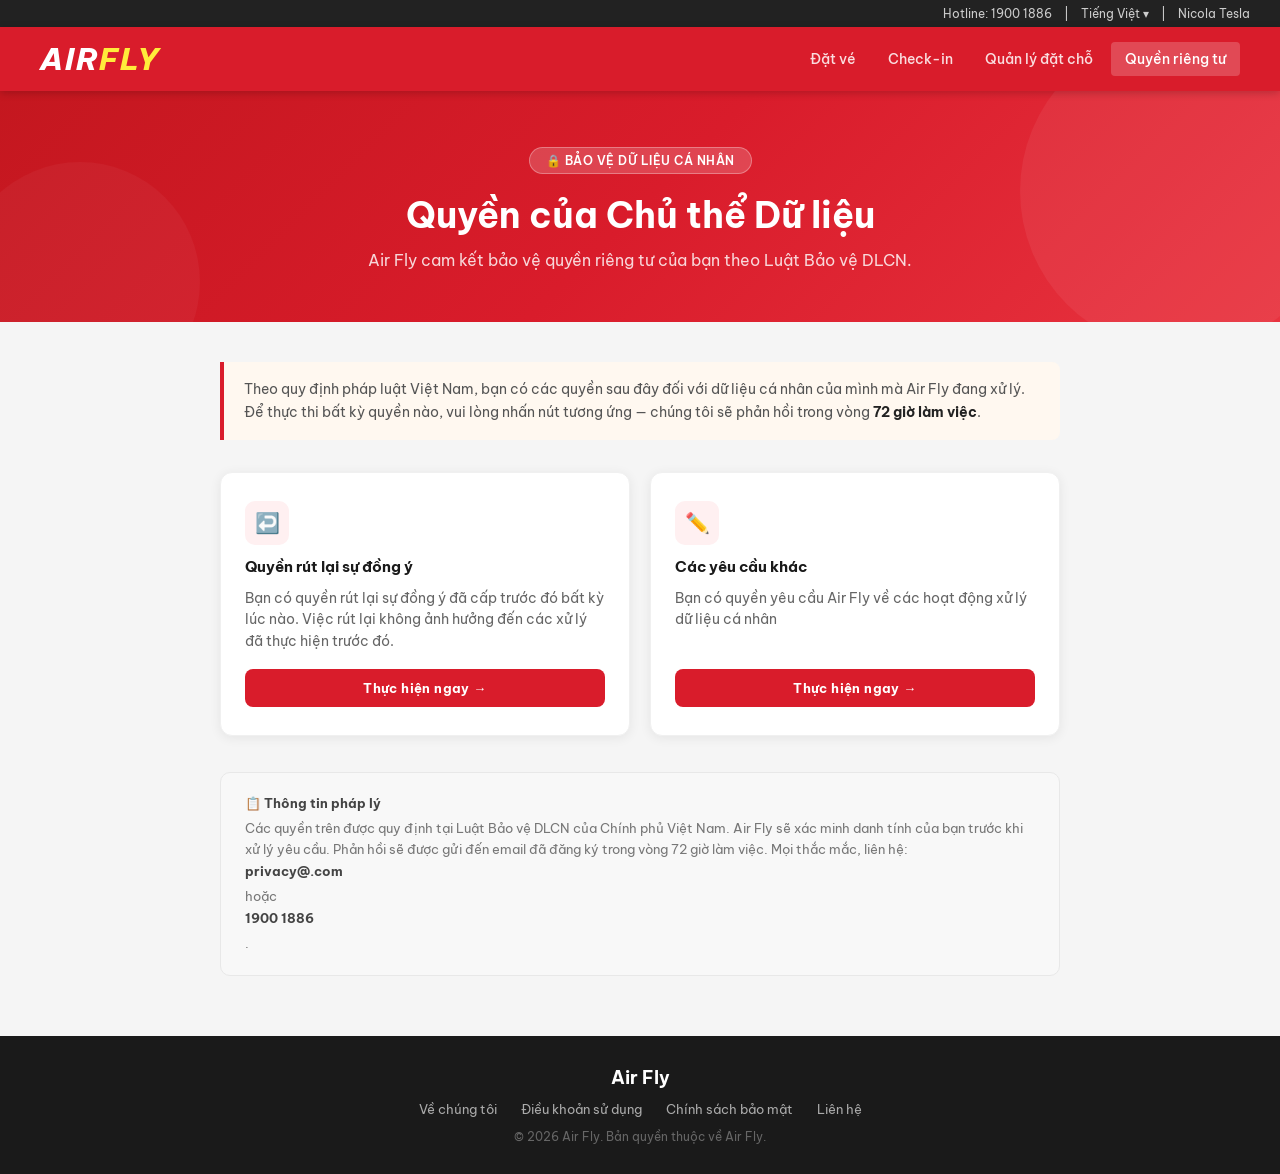
<file: privacy.html>
<!DOCTYPE html>
<html lang="vi">

<head>
    <meta charset="UTF-8">
    <meta name="viewport" content="width=device-width, initial-scale=1.0">
    <title>Quyền riêng tư - Air Fly</title>
    <link rel="icon" type="image/png"
        href="[data-uri]">
    <link href="https://fonts.googleapis.com/css2?family=Be+Vietnam+Pro:wght@300;400;500;600;700&display=swap"
        rel="stylesheet">
    <link rel="stylesheet" href="styles.css">
    <style>
        /* ── PAGE LAYOUT ── */
        .privacy-hero {
            background: linear-gradient(135deg, #c4171f 0%, #d91c2b 50%, #e8333f 100%);
            padding: 56px 30px 48px;
            text-align: center;
            position: relative;
            overflow: hidden;
        }

        .privacy-hero::before {
            content: '';
            position: absolute;
            top: -60px;
            right: -60px;
            width: 320px;
            height: 320px;
            background: rgba(255, 255, 255, 0.06);
            border-radius: 50%;
        }

        .privacy-hero::after {
            content: '';
            position: absolute;
            bottom: -80px;
            left: -40px;
            width: 240px;
            height: 240px;
            background: rgba(255, 255, 255, 0.04);
            border-radius: 50%;
        }

        .privacy-hero h1 {
            color: white;
            font-size: 36px;
            font-weight: 700;
            margin: 0 0 10px;
            position: relative;
            z-index: 1;
        }

        .privacy-hero p {
            color: rgba(255, 255, 255, 0.82);
            font-size: 16px;
            max-width: 100%;
            margin: 0 auto;
            line-height: 1.6;
            position: relative;
            z-index: 1;
        }

        .privacy-hero-badge {
            display: inline-flex;
            align-items: center;
            gap: 6px;
            background: rgba(255, 255, 255, 0.18);
            border: 1px solid rgba(255, 255, 255, 0.3);
            color: white;
            border-radius: 20px;
            padding: 5px 16px;
            font-size: 12px;
            font-weight: 600;
            letter-spacing: 0.5px;
            margin-bottom: 18px;
            text-transform: uppercase;
        }

        .privacy-container {
            max-width: 900px;
            margin: 0 auto;
            padding: 40px 30px 60px;
        }

        .section-intro {
            background: #fff8f0;
            border-left: 4px solid #d91c2b;
            border-radius: 0 8px 8px 0;
            padding: 16px 20px;
            margin-bottom: 32px;
            font-size: 14px;
            color: #555;
            line-height: 1.65;
        }

        .section-intro strong {
            color: #222;
        }

        /* ── RIGHTS GRID ── */
        .rights-grid {
            display: grid;
            grid-template-columns: repeat(2, 1fr);
            gap: 20px;
        }

        .right-card {
            background: white;
            border-radius: 12px;
            box-shadow: 0 2px 12px rgba(0, 0, 0, 0.07);
            border: 1.5px solid #f0f0f0;
            padding: 28px 24px;
            display: flex;
            flex-direction: column;
            gap: 12px;
            transition: box-shadow 0.2s, border-color 0.2s, transform 0.15s;
            position: relative;
            overflow: hidden;
        }

        .right-card::before {
            content: '';
            position: absolute;
            top: 0;
            left: 0;
            right: 0;
            height: 3px;
            background: linear-gradient(90deg, #d91c2b, #ff6b6b);
            opacity: 0;
            transition: opacity 0.2s;
        }

        .right-card:hover {
            box-shadow: 0 6px 24px rgba(217, 28, 43, 0.12);
            border-color: #f5c0c4;
            transform: translateY(-2px);
        }

        .right-card:hover::before {
            opacity: 1;
        }

        .card-icon {
            width: 44px;
            height: 44px;
            border-radius: 10px;
            background: #fff0f1;
            display: flex;
            align-items: center;
            justify-content: center;
            font-size: 20px;
            flex-shrink: 0;
        }

        .card-title {
            font-size: 15px;
            font-weight: 700;
            color: #1a1a1a;
            margin: 0;
        }

        .card-desc {
            font-size: 13.5px;
            color: #666;
            line-height: 1.6;
            flex: 1;
        }

        .card-tag {
            display: inline-block;
            font-size: 10px;
            font-weight: 700;
            letter-spacing: 0.6px;
            text-transform: uppercase;
            padding: 3px 10px;
            border-radius: 20px;
            background: #fde8ea;
            color: #c01525;
            width: fit-content;
        }

        /* ── ACTION BUTTON ── */
        .btn-action {
            background: #d91c2b;
            color: white;
            border: none;
            padding: 11px 22px;
            border-radius: 8px;
            cursor: pointer;
            font-size: 13px;
            font-weight: 700;
            font-family: inherit;
            letter-spacing: 0.4px;
            display: inline-flex;
            align-items: center;
            gap: 7px;
            margin-top: 4px;
            transition: background 0.15s, transform 0.1s;
            width: 100%;
            justify-content: center;
        }

        .btn-action:hover {
            background: #b81624;
        }

        .btn-action:active {
            transform: scale(0.98);
        }

        .btn-action .btn-arrow {
            font-size: 14px;
            transition: transform 0.15s;
        }

        .btn-action:hover .btn-arrow {
            transform: translateX(3px);
        }

        /* ── LEGAL NOTE ── */
        .legal-note {
            margin-top: 36px;
            background: #f8f8f8;
            border-radius: 10px;
            padding: 20px 24px;
            font-size: 13px;
            color: #777;
            line-height: 1.65;
            border: 1px solid #e8e8e8;
        }

        .legal-note strong {
            color: #444;
            display: block;
            margin-bottom: 4px;
            font-size: 13px;
        }

        /* ── POPUP OVERLAY ── */
        .popup-overlay {
            display: none;
            position: fixed;
            top: 0;
            left: 0;
            width: 100%;
            height: 100%;
            background: rgba(0, 0, 0, 0.65);
            backdrop-filter: blur(4px);
            z-index: 9999;
            justify-content: center;
            align-items: center;
            padding: 20px;
        }

        .popup-content {
            background: white;
            border-radius: 14px;
            width: 100%;
            max-width: 820px;
            position: relative;
            overflow: hidden;
            box-shadow: 0 24px 64px rgba(0, 0, 0, 0.25);
            animation: popIn 0.2s ease;
        }

        @keyframes popIn {
            from {
                opacity: 0;
                transform: scale(0.95) translateY(10px);
            }

            to {
                opacity: 1;
                transform: scale(1) translateY(0);
            }
        }

        .popup-header {
            background: #d91c2b;
            color: white;
            padding: 18px 24px;
            display: flex;
            align-items: center;
            justify-content: space-between;
        }

        .popup-header-left {
            display: flex;
            align-items: center;
            gap: 10px;
        }

        .popup-header-icon {
            width: 32px;
            height: 32px;
            background: rgba(255, 255, 255, 0.2);
            border-radius: 8px;
            display: flex;
            align-items: center;
            justify-content: center;
            font-size: 16px;
        }

        .popup-title {
            font-size: 16px;
            font-weight: 700;
        }

        .popup-subtitle {
            font-size: 12px;
            opacity: 0.8;
            margin-top: 1px;
        }

        .popup-close {
            width: 32px;
            height: 32px;
            border: none;
            background: rgba(255, 255, 255, 0.2);
            color: white;
            border-radius: 8px;
            cursor: pointer;
            font-size: 18px;
            display: flex;
            align-items: center;
            justify-content: center;
            transition: background 0.15s;
            flex-shrink: 0;
        }

        .popup-close:hover {
            background: rgba(255, 255, 255, 0.35);
        }

        .popup-body {
            padding: 0;
        }

        #consent-frame {
            width: 100%;
            height: 480px;
            display: block;
            border: none;
        }

        .popup-footer {
            padding: 14px 24px;
            border-top: 1px solid #f0f0f0;
            display: flex;
            align-items: center;
            justify-content: space-between;
            background: #fafafa;
        }

        .popup-footer-note {
            font-size: 12px;
            color: #aaa;
            display: flex;
            align-items: center;
            gap: 6px;
        }

        .popup-footer-note span {
            font-size: 14px;
        }

        .popup-close-btn {
            padding: 8px 20px;
            border: 1.5px solid #e0e0e0;
            background: white;
            border-radius: 7px;
            font-size: 13px;
            font-weight: 600;
            font-family: inherit;
            cursor: pointer;
            color: #444;
            transition: all 0.15s;
        }

        .popup-close-btn:hover {
            border-color: #d91c2b;
            color: #d91c2b;
        }

        @media (max-width: 640px) {
            .rights-grid {
                grid-template-columns: 1fr;
            }

            .privacy-hero h1 {
                font-size: 26px;
            }

            #consent-frame {
                height: 360px;
            }
        }
    </style>
</head>

<body>

    <!-- TOPBAR -->
    <div class="topbar">
        <span>Hotline: 1900 1886</span>
        <span>|</span>
        <span>Tiếng Việt ▾</span>
        <span>|</span>
        <span>Nicola Tesla</span>
    </div>

    <!-- HEADER -->
    <header class="header">
        <div class="header-inner">
            <div class="logo">
                <!-- <img style="width: 200px;"
            src="[data-uri]"
            alt="Air Fly Logo" class="logo-img" /> -->
                <div class="logo-container">
                    <span class="brand-air">AIR</span><span class="brand-fly">FLY</span>
                </div>
            </div>
            <nav class="nav">
                <a href="index.html" class="nav-link">Đặt vé</a>
                <a href="#" class="nav-link">Check-in</a>
                <a href="#" class="nav-link">Quản lý đặt chỗ</a>
                <a href="#" class="nav-link active">Quyền riêng tư</a>
            </nav>
        </div>
    </header>

    <!-- HERO -->
    <div class="privacy-hero">
        <div class="privacy-hero-badge">🔒 Bảo vệ dữ liệu cá nhân</div>
        <h1>Quyền của Chủ thể Dữ liệu</h1>
        <p>Air Fly cam kết bảo vệ quyền riêng tư của bạn theo Luật Bảo vệ DLCN.</p>
    </div>

    <div class="privacy-container">

        <!-- INTRO NOTE -->
        <div class="section-intro">
            Theo quy định pháp luật Việt Nam, bạn có các quyền sau đây đối với dữ liệu cá nhân của mình mà Air Fly
            đang xử lý.
            Để thực thi bất kỳ quyền nào, vui lòng nhấn nút tương ứng — chúng tôi sẽ phản hồi trong vòng <strong>72 giờ
                làm việc</strong>.
        </div>

        <!-- RIGHTS GRID -->
        <div class="rights-grid">

            <div class="right-card">
                <div class="card-icon">↩️</div>
                <p class="card-title">Quyền rút lại sự đồng ý</p>
                <p class="card-desc">Bạn có quyền rút lại sự đồng ý đã cấp trước đó bất kỳ lúc nào. Việc rút lại không
                    ảnh hưởng đến các xử lý đã thực hiện trước đó.</p>
                <button class="btn-action"
                    onclick="openConsentFrame('https://irm-demo.datatrust.one/irm/request/730275/f87c/6dc46a84-f87c-4491-9cfe-57057c68cc78', 'Rút lại sự đồng ý', '↩️')">Thực
                    hiện ngay →</button>
            </div>

            <div class="right-card">
                <div class="card-icon">✏️</div>
                <p class="card-title">Các yêu cầu khác</p>
                <p class="card-desc">Bạn có quyền yêu cầu Air Fly về các hoạt động xử lý dữ liệu cá nhân</p>
                <button class="btn-action"
                    onclick="openConsentFrame('https://irm-demo.datatrust.one/irm/request/730275/49e8/d1604a0a-49e8-43f6-b2d6-ed24bffb5902', 'Xem và chỉnh sửa', '✏️')">Thực
                    hiện
                    ngay →</button>
            </div>


        </div>

        <!-- LEGAL NOTE -->
        <div class="legal-note">
            <strong>📋 Thông tin pháp lý</strong>
            Các quyền trên được quy định tại Luật Bảo vệ DLCN của Chính phủ Việt Nam.
            Air Fly sẽ xác minh danh tính của bạn trước khi xử lý yêu cầu. Phản hồi sẽ được gửi đến email đã đăng ký
            trong vòng 72 giờ làm việc.
            Mọi thắc mắc, liên hệ: <strong>privacy@.com</strong> hoặc <strong>1900 1886</strong>.
        </div>

    </div>

    <!-- POPUP -->
    <div id="consent-popup" class="popup-overlay" onclick="handleOverlayClick(event)">
        <div class="popup-content">
            <div class="popup-header">
                <div class="popup-header-left">
                    <div class="popup-header-icon" id="popup-icon">🔒</div>
                    <div>
                        <div class="popup-title" id="popup-title">Thực thi quyền</div>
                        <div class="popup-subtitle">Air Fly · Cổng quyền riêng tư</div>
                    </div>
                </div>
                <button class="popup-close" onclick="closePopup()">✕</button>
            </div>
            <div class="popup-body">
                <iframe id="consent-frame" frameborder="0"></iframe>
            </div>
            <div class="popup-footer">
                <div class="popup-footer-note">
                    <span>🔒</span> Kết nối bảo mật · datatrust.one
                </div>
                <button class="popup-close-btn" onclick="closePopup()">Đóng</button>
            </div>
        </div>
    </div>

    <!-- FOOTER -->
    <footer class="footer">
        <div class="footer-inner">
            <div class="footer-logo">Air Fly</div>
            <div class="footer-links">
                <a href="#">Về chúng tôi</a>
                <a href="#">Điều khoản sử dụng</a>
                <a href="#">Chính sách bảo mật</a>
                <a href="#">Liên hệ</a>
            </div>
            <div class="footer-copy">© 2026 Air Fly. Bản quyền thuộc về Air Fly.</div>
        </div>
    </footer>

    <script>
        function openConsentFrame(url, title, icon) {
            document.getElementById('consent-frame').src = url;
            document.getElementById('popup-title').textContent = title || 'Thực thi quyền';
            document.getElementById('popup-icon').textContent = icon || '🔒';
            document.getElementById('consent-popup').style.display = 'flex';
            document.body.style.overflow = 'hidden';
        }

        function closePopup() {
            document.getElementById('consent-popup').style.display = 'none';
            document.getElementById('consent-frame').src = '';
            document.body.style.overflow = '';
        }

        function handleOverlayClick(e) {
            if (e.target === document.getElementById('consent-popup')) closePopup();
        }

        document.addEventListener('keydown', e => { if (e.key === 'Escape') closePopup(); });
    </script>

</body>

</html>
</file>
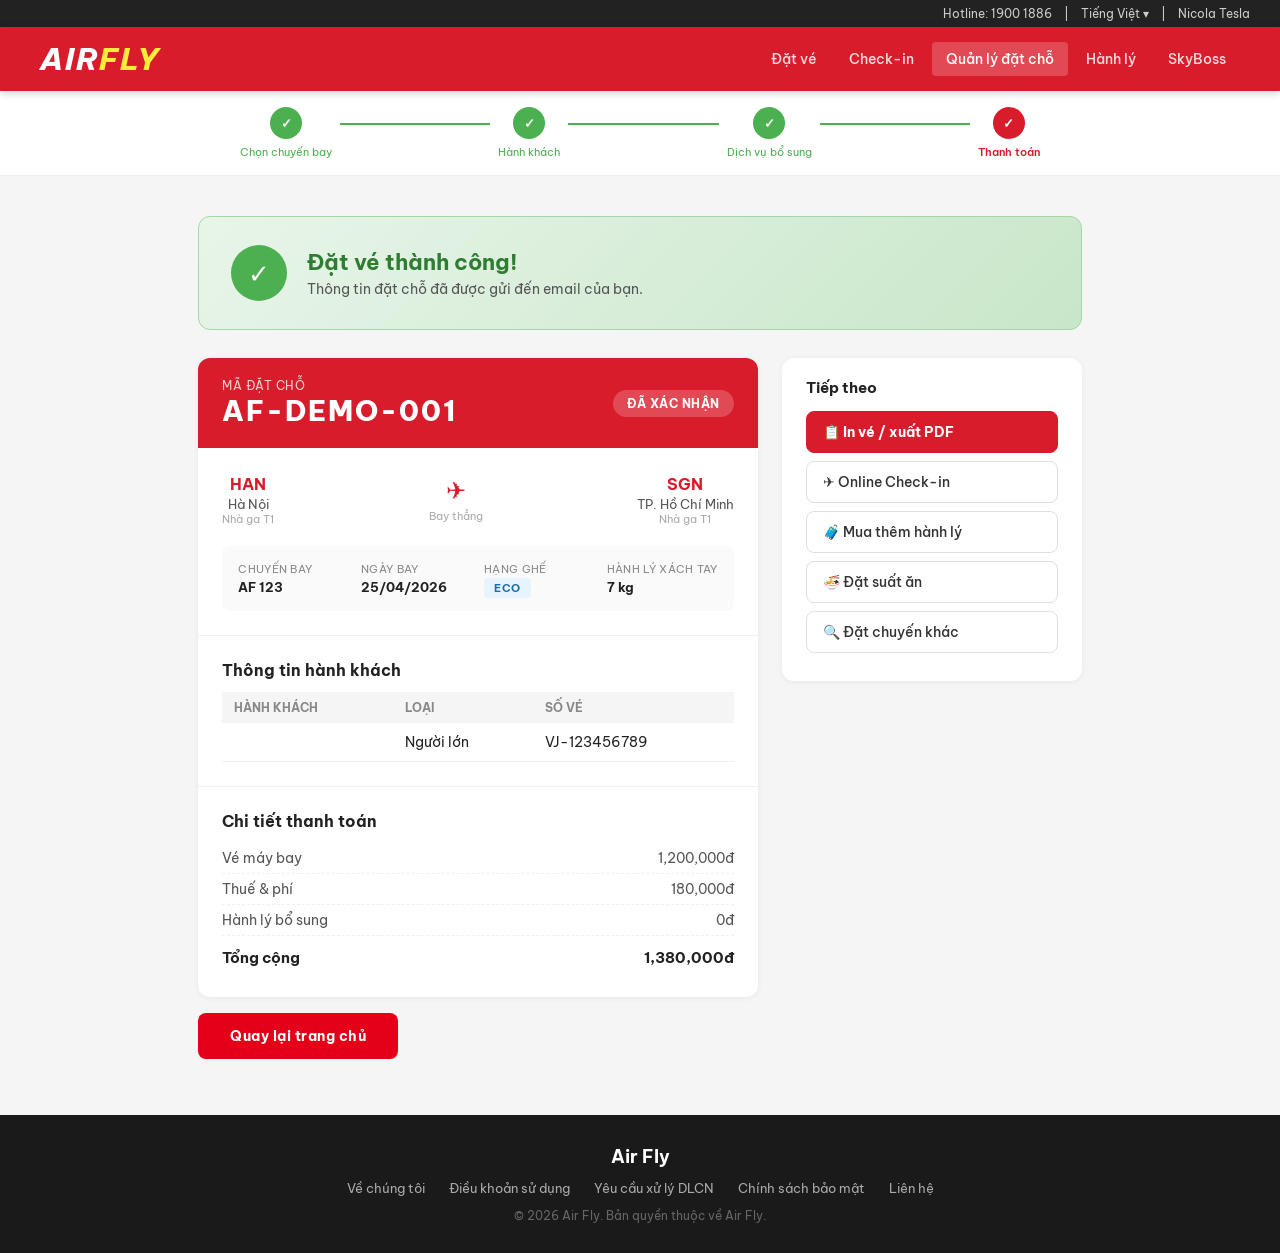
<file: success.html>
<!DOCTYPE html>
<html lang="vi">

<head>
  <meta charset="UTF-8">
  <meta name="viewport" content="width=device-width, initial-scale=1.0">
  <link rel="icon" type="image/png"
    href="[data-uri]">
  <title>Air Fly - Đặt Vé Thành Công</title>
  <link href="https://fonts.googleapis.com/css2?family=Be+Vietnam+Pro:wght@300;400;500;600;700&display=swap"
    rel="stylesheet">
  <link rel="stylesheet" href="styles.css">
</head>

<body>

  <div class="topbar">
    <span>Hotline: 1900 1886</span>
    <span>|</span>
    <span>Tiếng Việt ▾</span>
    <span>|</span>
    <span>Nicola Tesla</span>
  </div>

  <header class="header">
    <div class="header-inner">
      <div class="logo">
        <!-- <img style="width: 200px;"
            src="[data-uri]"
            alt="Air Fly Logo" class="logo-img" /> -->
        <div class="logo-container">
          <span class="brand-air">AIR</span><span class="brand-fly">FLY</span>
        </div>
      </div>
      <nav class="nav">
        <a href="index.html" class="nav-link">Đặt vé</a>
        <a href="#" class="nav-link">Check-in</a>
        <a href="#" class="nav-link active">Quản lý đặt chỗ</a>
        <a href="#" class="nav-link">Hành lý</a>
        <a href="#" class="nav-link">SkyBoss</a>
      </nav>
    </div>
  </header>

  <!-- PROGRESS BAR -->
  <div class="progress-bar">
    <div class="progress-inner">
      <div class="progress-step done">
        <div class="step-circle done">✓</div>
        <div class="step-label">Chọn chuyến bay</div>
      </div>
      <div class="progress-line active"></div>
      <div class="progress-step done">
        <div class="step-circle done">✓</div>
        <div class="step-label">Hành khách</div>
      </div>
      <div class="progress-line active"></div>
      <div class="progress-step done">
        <div class="step-circle done">✓</div>
        <div class="step-label">Dịch vụ bổ sung</div>
      </div>
      <div class="progress-line active"></div>
      <div class="progress-step active">
        <div class="step-circle active">✓</div>
        <div class="step-label">Thanh toán</div>
      </div>
    </div>
  </div>

  <main class="main">

    <!-- SUCCESS BANNER -->
    <div class="success-banner">
      <div class="success-icon">✓</div>
      <div class="success-text">
        <h2>Đặt vé thành công!</h2>
        <p>Thông tin đặt chỗ đã được gửi đến email của bạn.</p>
      </div>
    </div>

    <div class="success-layout">

      <!-- Booking Card -->
      <div class="booking-card">
        <div class="booking-header">
          <div>
            <div class="booking-label">Mã đặt chỗ</div>
            <div class="booking-code">AF-DEMO-001</div>
          </div>
          <div class="booking-status">ĐÃ XÁC NHẬN</div>
        </div>

        <div class="booking-flight">
          <div class="bf-route">
            <div class="bf-city">
              <div class="bf-time" id="dep-time"></div>
              <div class="bf-iata">HAN</div>
              <div class="bf-name">Hà Nội</div>
              <div class="bf-terminal">Nhà ga T1</div>
            </div>

            <div class="bf-middle">
              <div class="bf-plane">✈</div>
              <div class="bf-duration" id="flight-duration"></div>
              <div class="bf-nonstop">Bay thẳng</div>
            </div>

            <div class="bf-city">
              <div class="bf-time" id="arr-time"></div>
              <div class="bf-iata">SGN</div>
              <div class="bf-name">TP. Hồ Chí Minh</div>
              <div class="bf-terminal">Nhà ga T1</div>
            </div>
          </div>
          <div class="bf-meta">
            <div class="bf-meta-item"><span>Chuyến bay</span><strong id="flight-num"></strong></div>
            <div class="bf-meta-item"><span>Ngày bay</span><strong>25/04/2026</strong></div>
            <div class="bf-meta-item"><span>Hạng ghế</span><strong class="eco-badge">ECO</strong></div>
            <div class="bf-meta-item"><span>Hành lý xách tay</span><strong>7 kg</strong></div>
          </div>
        </div>

        <div class="passenger-summary">
          <h4>Thông tin hành khách</h4>
          <table class="pax-table">
            <tr>
              <th>Hành khách</th>
              <th>Loại</th>
              <th>Số vé</th>
            </tr>
            <tr>
              <td><span id="customer-name"></span></td>
              <td>Người lớn</td>
              <td>VJ-123456789</td>
            </tr>
          </table>
        </div>

        <div class="price-breakdown">
          <h4>Chi tiết thanh toán</h4>
          <div class="pb-row"><span>Vé máy bay</span><span id="flight-price"></span></div>
          <div class="pb-row"><span>Thuế & phí</span><span>180,000đ</span></div>
          <div class="pb-row"><span>Hành lý bổ sung</span><span>0đ</span></div>
          <div class="pb-row total"><span>Tổng cộng</span><span id="flight-total"></div>
        </div>
      </div>

      <!-- RIGHT: Actions + DSAR -->
      <div class="success-right-col">

        <div class="action-card">
          <h4>Tiếp theo</h4>
          <a href="#" class="action-btn primary-action">📋 In vé / xuất PDF</a>
          <a href="#" class="action-btn">✈ Online Check-in</a>
          <a href="#" class="action-btn">🧳 Mua thêm hành lý</a>
          <a href="#" class="action-btn">🍜 Đặt suất ăn</a>
          <a href="index.html" class="action-btn">🔍 Đặt chuyến khác</a>
        </div>

      </div>
    </div>
    <div class="form-actions">
      <a href="success.html"><button class="btn-continue">Quay lại trang chủ</button></a>
    </div>
  </main>

  <footer class="footer">
    <div class="footer-inner">
      <div class="footer-logo">Air Fly</div>
      <div class="footer-links">
        <a href="#">Về chúng tôi</a>
        <a href="#">Điều khoản sử dụng</a>
        <a href="./privacy.html">Yêu cầu xử lý DLCN</a>
        <a href="#">Chính sách bảo mật</a>
        <a href="#">Liên hệ</a>
      </div>
      <div class="footer-copy">© 2026 Air Fly. Bản quyền thuộc về Air Fly.</div>
    </div>
  </footer>

  <script>
    function showDsarConfirm() {
      document.getElementById('dsar-confirm').style.display = 'block';
    }
  </script>
  <script>
    console.log("STEP 0: FILE LOADED");
    document.addEventListener("DOMContentLoaded", () => {
      console.log("STEP 1: DOM READY");
      console.log("STEP 2: selectedFlight =", sessionStorage.getItem('selectedFlight'));
      console.log("STEP 2: bookingSummary =", sessionStorage.getItem('bookingSummary'));
      const flights = {
        'VJ123': { num: 'AF 123', price: '1,200,000đ', total: '1,380,000đ', time: '08:00 → 10:10' },
        'VJ125': { num: 'AF 125', price: '1,500,000đ', total: '1,680,000đ', time: '14:00 → 16:10' }
      };
      const id = sessionStorage.getItem('selectedFlight') || 'VJ123';
      const f = flights[id];

      const summary = JSON.parse(sessionStorage.getItem('bookingSummary') || '{}');

      document.getElementById('flight-num').textContent = f.num;
      document.getElementById('flight-price').textContent = f.price;
      document.getElementById('flight-total').textContent = f.total;

      document.getElementById('customer-name').textContent = summary.passengerName || '';
      document.getElementById('customer-email').textContent = summary.passengerEmail || '';
      document.getElementById('customer-phone').textContent = summary.passengerPhone || '';

      const [depTime, arrTime] = f.time.split(' → ');

      // fill time
      document.getElementById('dep-time').innerText = depTime;
      document.getElementById('arr-time').innerText = arrTime;

      // 👉 tính duration (optional nhưng nên có)
      function calcDuration(start, end) {
        const [h1, m1] = start.split(':').map(Number);
        const [h2, m2] = end.split(':').map(Number);

        const total1 = h1 * 60 + m1;
        const total2 = h2 * 60 + m2;

        const diff = total2 - total1;
        const h = Math.floor(diff / 60);
        const m = diff % 60;

        return `${h}h ${m}m`;
      }

      document.getElementById('flight-duration').innerText =
        calcDuration(depTime, arrTime);

    })
  </script>
</body>

</html>
</file>
<file: styles.css>
/* ===== RESET & BASE ===== */
*,
*::before,
*::after {
    box-sizing: border-box;
    margin: 0;
    padding: 0;
}

body {
    font-family: 'Be Vietnam Pro', Arial, sans-serif;
    background: #f5f5f5;
    color: #222;
    min-height: 100vh;
    display: flex;
    flex-direction: column;
}

a {
    color: inherit;
    text-decoration: none;
}

/* ===== TOP BAR ===== */
.topbar {
    background: #222;
    color: #ccc;
    font-size: 12px;
    padding: 6px 30px;
    display: flex;
    gap: 12px;
    justify-content: flex-end;
    align-items: center;
}

/* ===== HEADER ===== */
.header {
    background: #d91c2b;
    padding: 0 30px;
    position: sticky;
    top: 0;
    z-index: 100;
    box-shadow: 0 2px 8px rgba(0, 0, 0, 0.2);
}

.header-inner {
    max-width: 1200px;
    margin: 0 auto;
    display: flex;
    align-items: center;
    justify-content: space-between;
    height: 64px;
}

.logo {
    font-size: 26px;
    font-weight: 700;
    letter-spacing: -0.5px;
}

.logo-viet {
    color: #fff;
}

.logo-jet {
    color: #ffe600;
}

.logo-air {
    color: #fff;
    font-size: 14px;
    font-weight: 300;
    margin-left: 4px;
    letter-spacing: 3px;
    text-transform: uppercase;
}

.nav {
    display: flex;
    gap: 4px;
}

.nav-link {
    color: rgba(255, 255, 255, 0.85);
    font-size: 14px;
    font-weight: 500;
    padding: 8px 14px;
    border-radius: 4px;
    transition: background 0.15s;
}

.nav-link:hover {
    background: rgba(255, 255, 255, 0.15);
    color: #fff;
}

.nav-link.active {
    background: rgba(255, 255, 255, 0.2);
    color: #fff;
}

/* ===== HERO ===== */
.hero {
    background: linear-gradient(135deg, #c4171f 0%, #d91c2b 40%, #e8333f 100%);
    padding: 60px 30px 100px;
    position: relative;
    overflow: hidden;
}

.hero::before {
    content: '';
    position: absolute;
    top: -50px;
    right: -50px;
    width: 400px;
    height: 400px;
    background: rgba(255, 255, 255, 0.05);
    border-radius: 50%;
}

.hero-content {
    max-width: 1200px;
    margin: 0 auto 40px;
    color: white;
}

.hero-content h1 {
    font-size: 42px;
    font-weight: 700;
    margin-bottom: 8px;
}

.hero-content p {
    font-size: 18px;
    opacity: 0.85;
}

/* ===== SEARCH BOX ===== */
.search-box {
    max-width: 1000px;
    margin: 0 auto;
    background: white;
    border-radius: 12px;
    box-shadow: 0 8px 32px rgba(0, 0, 0, 0.2);
    overflow: visible;
    position: relative;
    z-index: 10;
}

.trip-tabs {
    display: flex;
    border-bottom: 1px solid #eee;
}

.trip-tab {
    padding: 14px 24px;
    border: none;
    background: none;
    color: #666;
    font-size: 14px;
    font-family: inherit;
    cursor: pointer;
    border-bottom: 3px solid transparent;
    margin-bottom: -1px;
    transition: all 0.15s;
}

.trip-tab.active {
    color: #d91c2b;
    border-bottom-color: #d91c2b;
    font-weight: 600;
}

.search-row {
    display: flex;
    align-items: flex-end;
    gap: 0;
    padding: 20px;
    flex-wrap: wrap;
    gap: 12px;
}

.search-field {
    flex: 1;
    min-width: 130px;
}

.search-field label {
    display: block;
    font-size: 11px;
    font-weight: 600;
    color: #999;
    text-transform: uppercase;
    letter-spacing: 0.5px;
    margin-bottom: 6px;
}

.search-field input,
.search-field select {
    width: 100%;
    border: 1.5px solid #e0e0e0;
    border-radius: 8px;
    padding: 10px 12px;
    font-size: 14px;
    font-family: inherit;
    color: #222;
    background: #fafafa;
    outline: none;
    transition: border 0.15s;
}

.search-field input:focus {
    border-color: #d91c2b;
    background: #fff;
}

.swap-btn {
    background: none;
    border: 1.5px solid #e0e0e0;
    border-radius: 50%;
    width: 38px;
    height: 38px;
    cursor: pointer;
    font-size: 16px;
    color: #d91c2b;
    flex-shrink: 0;
    display: flex;
    align-items: center;
    justify-content: center;
    margin-bottom: 2px;
    transition: all 0.15s;
}

.swap-btn:hover {
    background: #d91c2b;
    color: white;
    border-color: #d91c2b;
}

.search-btn {
    background: #d91c2b;
    color: white;
    border: none;
    border-radius: 8px;
    padding: 12px 24px;
    font-size: 14px;
    font-weight: 700;
    font-family: inherit;
    letter-spacing: 0.5px;
    cursor: pointer;
    white-space: nowrap;
    transition: background 0.15s;
}

.search-btn:hover {
    background: #b81624;
}

/* ===== MAIN CONTENT ===== */
.main {
    max-width: 1200px;
    margin: 0 auto;
    padding: 40px 30px;
    flex: 1;
}

/* ===== RESULTS HEADER ===== */
.results-header {
    display: flex;
    justify-content: space-between;
    align-items: flex-end;
    margin-bottom: 16px;
}

.results-header h2 {
    font-size: 24px;
    font-weight: 700;
}

.results-date {
    font-size: 14px;
    color: #666;
}

.sort-bar {
    display: flex;
    align-items: center;
    gap: 8px;
    font-size: 13px;
    color: #888;
}

.sort-btn {
    padding: 6px 14px;
    border: 1px solid #ddd;
    border-radius: 20px;
    background: white;
    font-size: 13px;
    font-family: inherit;
    cursor: pointer;
    transition: all 0.15s;
}

.sort-btn.active,
.sort-btn:hover {
    background: #d91c2b;
    color: white;
    border-color: #d91c2b;
}

.fare-legend {
    display: flex;
    gap: 8px;
    margin-bottom: 16px;
}

.fare-chip {
    font-size: 11px;
    font-weight: 700;
    padding: 3px 10px;
    border-radius: 4px;
    letter-spacing: 0.5px;
}

.fare-chip.eco {
    background: #e8f4fd;
    color: #1a6fa8;
}

.fare-chip.skyboss {
    background: #fef9e7;
    color: #9b7b0a;
    border: 1px solid #f0c040;
}

.fare-chip.deluxe {
    background: #f3e8fd;
    color: #7b2fa8;
}

/* ===== FLIGHT CARDS ===== */
.flight-card {
    background: white;
    border-radius: 12px;
    box-shadow: 0 2px 12px rgba(0, 0, 0, 0.08);
    margin-bottom: 16px;
    display: flex;
    align-items: center;
    gap: 0;
    overflow: hidden;
    cursor: pointer;
    transition: box-shadow 0.2s, transform 0.1s;
    border: 1.5px solid transparent;
}

.flight-card:hover {
    box-shadow: 0 4px 24px rgba(217, 28, 43, 0.15);
    border-color: #d91c2b;
    transform: translateY(-1px);
}

.flight-airline {
    display: flex;
    align-items: center;
    gap: 12px;
    padding: 24px 20px;
    min-width: 130px;
    border-right: 1px solid #f0f0f0;
}

.airline-logo {
    width: 44px;
    height: 44px;
    background: #d91c2b;
    color: white;
    border-radius: 8px;
    font-size: 14px;
    font-weight: 800;
    display: flex;
    align-items: center;
    justify-content: center;
    flex-shrink: 0;
}

.flight-num {
    font-weight: 700;
    font-size: 15px;
}

.flight-aircraft {
    font-size: 12px;
    color: #999;
    margin-top: 2px;
}

.flight-times {
    display: flex;
    align-items: center;
    gap: 16px;
    padding: 24px 24px;
    flex: 1;
}

.time-block {
    text-align: center;
}

.time {
    font-size: 26px;
    font-weight: 700;
    line-height: 1;
}

.airport {
    font-size: 14px;
    font-weight: 600;
    color: #d91c2b;
    margin-top: 4px;
}

.duration-block {
    flex: 1;
    text-align: center;
}

.duration-line {
    display: flex;
    align-items: center;
    gap: 4px;
    justify-content: center;
    margin-bottom: 6px;
}

.dot {
    width: 8px;
    height: 8px;
    border-radius: 50%;
    background: #ccc;
    flex-shrink: 0;
}

.line {
    flex: 1;
    height: 1px;
    background: #ccc;
}

.plane-icon {
    font-size: 16px;
    color: #d91c2b;
}

.duration-label {
    font-size: 12px;
    color: #888;
}

/* ===== FARE OPTIONS ===== */
.flight-fares {
    display: flex;
    border-left: 1px solid #f0f0f0;
}

.fare-option {
    padding: 16px 18px;
    text-align: center;
    min-width: 110px;
    border-right: 1px solid #f0f0f0;
    transition: background 0.15s;
}

.fare-option:hover {
    background: #fff8f8;
}

.fare-label {
    font-size: 11px;
    font-weight: 700;
    letter-spacing: 1px;
    margin-bottom: 6px;
}

.fare-price {
    font-size: 15px;
    font-weight: 700;
    color: #222;
}

.fare-price span {
    font-size: 12px;
    font-weight: 400;
}

.fare-avail {
    font-size: 11px;
    color: #e08000;
    margin-top: 4px;
}

.eco-fare .fare-label {
    color: #1a6fa8;
}

.deluxe-fare .fare-label {
    color: #7b2fa8;
}

.skyboss-fare .fare-label {
    color: #9b7b0a;
}

.flight-action {
    padding: 24px 20px;
}

.select-btn {
    background: #d91c2b;
    color: white;
    border: none;
    border-radius: 8px;
    padding: 12px 20px;
    font-size: 13px;
    font-weight: 700;
    font-family: inherit;
    cursor: pointer;
    letter-spacing: 0.5px;
    transition: background 0.15s;
    white-space: nowrap;
}

.select-btn:hover {
    background: #b81624;
}

/* ===== PROMO SECTION ===== */
.promo-section {
    background: #222;
    padding: 40px 30px;
}

.promo-grid {
    max-width: 1200px;
    margin: 0 auto;
    display: grid;
    grid-template-columns: repeat(4, 1fr);
    gap: 20px;
}

.promo-card {
    background: #2e2e2e;
    border-radius: 12px;
    padding: 24px;
    text-align: center;
    color: white;
    transition: background 0.15s;
}

.promo-card:hover {
    background: #3a3a3a;
}

.promo-icon {
    font-size: 32px;
    margin-bottom: 12px;
}

.promo-title {
    font-weight: 700;
    font-size: 15px;
    margin-bottom: 8px;
}

.promo-desc {
    font-size: 13px;
    color: #aaa;
    line-height: 1.5;
}

/* ===== COOKIE BANNER ===== */
.cookie-banner {
    position: fixed;
    bottom: 0;
    left: 0;
    right: 0;
    background: white;
    border-top: 2px solid #d91c2b;
    z-index: 999;
    box-shadow: 0 -4px 20px rgba(0, 0, 0, 0.1);
}

.cookie-inner {
    max-width: 1200px;
    margin: 0 auto;
    padding: 16px 30px;
    display: flex;
    align-items: center;
    gap: 24px;
    justify-content: space-between;
}

.cookie-text strong {
    display: block;
    margin-bottom: 4px;
    font-size: 14px;
}

.cookie-text p {
    font-size: 13px;
    color: #555;
}

.cookie-text a {
    color: #d91c2b;
    text-decoration: underline;
}

.cookie-actions {
    display: flex;
    gap: 10px;
    flex-shrink: 0;
}

.cookie-btn-outline {
    padding: 9px 18px;
    border: 1.5px solid #d91c2b;
    background: white;
    color: #d91c2b;
    border-radius: 6px;
    font-size: 13px;
    font-family: inherit;
    font-weight: 600;
    cursor: pointer;
}

.cookie-btn-accept {
    padding: 9px 18px;
    border: none;
    background: #d91c2b;
    color: white;
    border-radius: 6px;
    font-size: 13px;
    font-family: inherit;
    font-weight: 600;
    cursor: pointer;
}

/* ===== PROGRESS BAR ===== */
.progress-bar {
    background: white;
    border-bottom: 1px solid #eee;
    padding: 16px 30px;
}

.progress-inner {
    max-width: 800px;
    margin: 0 auto;
    display: flex;
    align-items: center;
}

.progress-step {
    display: flex;
    flex-direction: column;
    align-items: center;
    gap: 6px;
    flex-shrink: 0;
}

.step-circle {
    width: 32px;
    height: 32px;
    border-radius: 50%;
    background: #e0e0e0;
    color: #999;
    display: flex;
    align-items: center;
    justify-content: center;
    font-size: 13px;
    font-weight: 700;
}

.step-circle.done {
    background: #4caf50;
    color: white;
}

.step-circle.active {
    background: #d91c2b;
    color: white;
}

.step-label {
    font-size: 11px;
    color: #999;
    white-space: nowrap;
}

.progress-step.done .step-label {
    color: #4caf50;
}

.progress-step.active .step-label {
    color: #d91c2b;
    font-weight: 600;
}

.progress-line {
    flex: 1;
    height: 2px;
    background: #e0e0e0;
    margin: 0 8px;
    margin-bottom: 18px;
}

.progress-line.active {
    background: #4caf50;
}

/* ===== DETAIL PAGE ===== */
.detail-main {
    padding-top: 30px;
}

.detail-layout {
    display: grid;
    grid-template-columns: 1fr 320px;
    gap: 24px;
    align-items: start;
}

.detail-flight-summary {
    background: #fff8f8;
    border: 1.5px solid #f5c0c4;
    border-radius: 12px;
    padding: 20px 24px;
    margin-bottom: 20px;
}

.summary-route-badge {
    font-size: 11px;
    font-weight: 700;
    text-transform: uppercase;
    color: #d91c2b;
    letter-spacing: 1px;
    margin-bottom: 12px;
}

.summary-row {
    display: flex;
    align-items: center;
    gap: 24px;
    flex-wrap: wrap;
}

.summary-times {
    display: flex;
    align-items: center;
    gap: 12px;
}

.s-time {
    font-size: 22px;
    font-weight: 700;
}

.s-duration {
    font-size: 12px;
    color: #999;
}

.summary-cities {
    display: flex;
    align-items: center;
    gap: 8px;
}

.s-city {
    font-weight: 600;
    font-size: 14px;
}

.s-iata {
    color: #d91c2b;
    font-size: 13px;
}

.s-arrow {
    color: #ccc;
}

.summary-meta {
    margin-left: auto;
    display: flex;
    align-items: center;
    gap: 12px;
}

.s-flight-num {
    font-weight: 700;
    font-size: 15px;
}

/* ===== FORM SECTIONS ===== */
.form-section {
    background: white;
    border-radius: 12px;
    padding: 24px;
    margin-bottom: 16px;
    box-shadow: 0 1px 6px rgba(0, 0, 0, 0.06);
}

.form-section-title {
    font-size: 16px;
    font-weight: 700;
    margin-bottom: 20px;
    display: flex;
    align-items: center;
    gap: 10px;
}

.section-num {
    width: 26px;
    height: 26px;
    background: #d91c2b;
    color: white;
    border-radius: 50%;
    display: flex;
    align-items: center;
    justify-content: center;
    font-size: 13px;
    font-weight: 700;
    flex-shrink: 0;
}

.form-grid {
    display: grid;
    grid-template-columns: 1fr 1fr;
    gap: 14px;
}

.form-group {
    display: flex;
    flex-direction: column;
    gap: 5px;
}

.form-group.full {
    grid-column: 1/-1;
}

.form-group.half {}

.form-group label {
    font-size: 12px;
    font-weight: 600;
    color: #555;
    text-transform: uppercase;
    letter-spacing: 0.3px;
}

.form-group input,
.form-group select,
.form-group textarea {
    border: 1.5px solid #e0e0e0;
    border-radius: 8px;
    padding: 10px 12px;
    font-size: 14px;
    font-family: inherit;
    color: #222;
    background: #fafafa;
    outline: none;
    transition: border 0.15s;
}

.form-group input:focus,
.form-group select:focus,
.form-group textarea:focus {
    border-color: #d91c2b;
    background: #fff;
}

.form-group textarea {
    resize: vertical;
}

/* ===== BAGGAGE ===== */
.baggage-options {
    display: flex;
    gap: 12px;
    flex-wrap: wrap;
}

.baggage-item {
    display: flex;
    align-items: center;
    gap: 10px;
    border: 1.5px solid #e0e0e0;
    border-radius: 8px;
    padding: 12px 18px;
    cursor: pointer;
    transition: all 0.15s;
    flex: 1;
    min-width: 130px;
}

.baggage-item:has(input:checked) {
    border-color: #d91c2b;
    background: #fff8f8;
}

.baggage-item input[type="radio"] {
    accent-color: #d91c2b;
}

.baggage-label {
    display: flex;
    justify-content: space-between;
    width: 100%;
}

.baggage-price {
    font-weight: 700;
    color: #d91c2b;
}

/* ===== CONSENT ===== */
.consent-box {
    display: flex;
    flex-direction: column;
    gap: 12px;
}

.consent-item {
    display: flex;
    align-items: flex-start;
    gap: 10px;
    font-size: 14px;
    line-height: 1.5;
}

.consent-item input[type="checkbox"] {
    margin-top: 2px;
    accent-color: #d91c2b;
    flex-shrink: 0;
}

.consent-item a {
    color: #d91c2b;
    text-decoration: underline;
}

/* ===== FORM ACTIONS ===== */
.form-actions {
    display: flex;
    justify-content: space-between;
    align-items: center;
    padding: 16px 0;
}

.btn-back {
    font-size: 14px;
    color: #888;
    font-weight: 500;
    padding: 10px 0;
    transition: color 0.15s;
}

.btn-back:hover {
    color: #d91c2b;
}

.btn-continue {
    background: #d91c2b;
    color: white;
    border: none;
    border-radius: 8px;
    padding: 14px 32px;
    font-size: 14px;
    font-weight: 700;
    font-family: inherit;
    letter-spacing: 0.5px;
    cursor: pointer;
    transition: background 0.15s;
}

.btn-continue:hover {
    background: #b81624;
}

/* ===== PRICE SUMMARY CARD ===== */
.price-summary-card {
    background: white;
    border-radius: 12px;
    padding: 24px;
    box-shadow: 0 1px 6px rgba(0, 0, 0, 0.06);
    margin-bottom: 16px;
    position: sticky;
    top: 80px;
}

.price-summary-card h3 {
    font-size: 16px;
    font-weight: 700;
    margin-bottom: 16px;
}

.price-row {
    display: flex;
    justify-content: space-between;
    font-size: 14px;
    margin-bottom: 10px;
    color: #555;
}

.price-amount {
    font-weight: 600;
    color: #222;
}

.price-divider {
    height: 1px;
    background: #eee;
    margin: 14px 0;
}

.price-row.total {
    font-weight: 700;
    font-size: 15px;
    color: #222;
}

.price-total {
    color: #d91c2b;
    font-size: 20px;
    font-weight: 800;
}

.price-note {
    font-size: 11px;
    color: #aaa;
    margin-top: 12px;
}

.contact-card {
    background: white;
    border-radius: 12px;
    padding: 20px 24px;
    box-shadow: 0 1px 6px rgba(0, 0, 0, 0.06);
}

.contact-card h4 {
    font-weight: 700;
    margin-bottom: 10px;
    font-size: 14px;
}

.contact-card p {
    font-size: 14px;
    margin-bottom: 6px;
    color: #444;
}

/* ===== SUCCESS PAGE ===== */
.success-banner {
    background: linear-gradient(135deg, #e8f5e9, #c8e6c9);
    border: 1.5px solid #a5d6a7;
    border-radius: 12px;
    padding: 28px 32px;
    display: flex;
    align-items: center;
    gap: 20px;
    margin-bottom: 28px;
}

.success-icon {
    width: 56px;
    height: 56px;
    background: #4caf50;
    color: white;
    border-radius: 50%;
    display: flex;
    align-items: center;
    justify-content: center;
    font-size: 26px;
    flex-shrink: 0;
}

.success-text h2 {
    font-size: 22px;
    font-weight: 700;
    color: #2e7d32;
}

.success-text p {
    font-size: 14px;
    color: #555;
    margin-top: 4px;
}

.success-layout {
    display: grid;
    grid-template-columns: 1fr 300px;
    gap: 24px;
    align-items: start;
}

.booking-card {
    background: white;
    border-radius: 12px;
    box-shadow: 0 1px 6px rgba(0, 0, 0, 0.06);
    overflow: hidden;
}

.booking-header {
    background: #d91c2b;
    color: white;
    padding: 20px 24px;
    display: flex;
    justify-content: space-between;
    align-items: center;
}

.booking-label {
    font-size: 12px;
    opacity: 0.8;
    text-transform: uppercase;
    letter-spacing: 0.5px;
}

.booking-code {
    font-size: 28px;
    font-weight: 800;
    letter-spacing: 2px;
}

.booking-status {
    background: rgba(255, 255, 255, 0.2);
    padding: 6px 14px;
    border-radius: 20px;
    font-size: 12px;
    font-weight: 700;
    letter-spacing: 0.5px;
}

.booking-flight {
    padding: 24px;
    border-bottom: 1px solid #f0f0f0;
}

.bf-route {
    display: flex;
    align-items: center;
    justify-content: space-between;
    margin-bottom: 20px;
}

.bf-city {
    text-align: center;
}

.bf-time {
    font-size: 32px;
    font-weight: 800;
}

.bf-iata {
    font-size: 16px;
    font-weight: 700;
    color: #d91c2b;
    margin-top: 2px;
}

.bf-name {
    font-size: 13px;
    color: #555;
    margin-top: 2px;
}

.bf-terminal {
    font-size: 11px;
    color: #aaa;
}

.bf-middle {
    text-align: center;
}

.bf-plane {
    font-size: 24px;
    color: #d91c2b;
}

.bf-duration {
    font-size: 13px;
    font-weight: 600;
    margin-top: 4px;
}

.bf-nonstop {
    font-size: 11px;
    color: #aaa;
}

.bf-meta {
    display: grid;
    grid-template-columns: repeat(4, 1fr);
    gap: 12px;
    background: #fafafa;
    border-radius: 8px;
    padding: 16px;
}

.bf-meta-item {
    font-size: 13px;
}

.bf-meta-item span {
    display: block;
    color: #888;
    font-size: 11px;
    margin-bottom: 3px;
    text-transform: uppercase;
    letter-spacing: 0.3px;
}

.bf-meta-item strong {
    font-weight: 700;
}

.passenger-summary {
    padding: 24px;
    border-bottom: 1px solid #f0f0f0;
}

.passenger-summary h4 {
    font-weight: 700;
    margin-bottom: 12px;
}

.pax-table {
    width: 100%;
    border-collapse: collapse;
    font-size: 14px;
}

.pax-table th {
    text-align: left;
    padding: 8px 12px;
    background: #f5f5f5;
    font-size: 12px;
    color: #888;
    text-transform: uppercase;
}

.pax-table td {
    padding: 10px 12px;
    border-bottom: 1px solid #f0f0f0;
}

.price-breakdown {
    padding: 24px;
}

.price-breakdown h4 {
    font-weight: 700;
    margin-bottom: 12px;
}

.pb-row {
    display: flex;
    justify-content: space-between;
    font-size: 14px;
    padding: 6px 0;
    color: #555;
    border-bottom: 1px dashed #f0f0f0;
}

.pb-row.total {
    border-bottom: none;
    font-weight: 700;
    font-size: 15px;
    color: #222;
    padding-top: 12px;
}

.pb-total {
    color: #d91c2b;
    font-size: 18px;
    font-weight: 800;
}

/* ===== ACTION CARD ===== */
.action-card {
    background: white;
    border-radius: 12px;
    padding: 20px 24px;
    box-shadow: 0 1px 6px rgba(0, 0, 0, 0.06);
    margin-bottom: 16px;
}

.action-card h4 {
    font-weight: 700;
    margin-bottom: 14px;
    font-size: 15px;
}

.action-btn {
    display: block;
    padding: 11px 16px;
    border-radius: 8px;
    font-size: 14px;
    font-weight: 500;
    color: #333;
    border: 1.5px solid #e0e0e0;
    margin-bottom: 8px;
    text-align: left;
    transition: all 0.15s;
}

.action-btn:hover {
    border-color: #d91c2b;
    color: #d91c2b;
    background: #fff8f8;
}

.action-btn.primary-action {
    background: #d91c2b;
    color: white;
    border-color: #d91c2b;
    font-weight: 700;
}

.action-btn.primary-action:hover {
    background: #b81624;
    border-color: #b81624;
    color: white;
}

/* ===== DSAR CARD ===== */
.dsar-card {
    background: white;
    border-radius: 12px;
    padding: 20px 24px;
    box-shadow: 0 1px 6px rgba(0, 0, 0, 0.06);
    border-top: 3px solid #d91c2b;
}

.dsar-card h4 {
    font-weight: 700;
    margin-bottom: 8px;
    font-size: 14px;
}

.dsar-intro {
    font-size: 12px;
    color: #777;
    line-height: 1.5;
    margin-bottom: 14px;
}

.dsar-form {
    display: flex;
    flex-direction: column;
    gap: 10px;
}

.dsar-submit-btn {
    width: 100%;
    background: #d91c2b;
    color: white;
    border: none;
    border-radius: 8px;
    padding: 12px;
    font-size: 14px;
    font-weight: 700;
    font-family: inherit;
    cursor: pointer;
    transition: background 0.15s;
}

.dsar-submit-btn:hover {
    background: #b81624;
}

.dsar-confirm {
    background: #e8f5e9;
    border: 1px solid #a5d6a7;
    border-radius: 8px;
    padding: 12px;
    font-size: 13px;
    color: #2e7d32;
    margin-top: 8px;
}

/* ===== BADGES ===== */
.eco-badge {
    background: #e8f4fd;
    color: #1a6fa8;
    font-size: 11px;
    font-weight: 700;
    padding: 3px 10px;
    border-radius: 4px;
    letter-spacing: 0.5px;
}

/* ===== FOOTER ===== */
.footer {
    background: #1a1a1a;
    color: #ccc;
    padding: 30px;
    margin-top: auto;
}

.footer-inner {
    max-width: 1200px;
    margin: 0 auto;
    display: flex;
    flex-direction: column;
    align-items: center;
    gap: 12px;
}

.footer-logo {
    font-size: 18px;
    font-weight: 700;
    color: white;
}

.footer-links {
    display: flex;
    gap: 24px;
}

.footer-links a {
    font-size: 13px;
    color: #aaa;
    transition: color 0.15s;
}

.footer-links a:hover {
    color: #ffe600;
}

.footer-copy {
    font-size: 12px;
    color: #666;
}

/* ===== RESPONSIVE ===== */
@media (max-width: 900px) {

    .detail-layout,
    .success-layout {
        grid-template-columns: 1fr;
    }

    .promo-grid {
        grid-template-columns: repeat(2, 1fr);
    }

    .flight-fares {
        display: none;
    }

    .bf-meta {
        grid-template-columns: repeat(2, 1fr);
    }
}

@media (max-width: 600px) {
    .header-inner {
        flex-direction: column;
        height: auto;
        padding: 12px 0;
        gap: 10px;
    }

    .nav {
        flex-wrap: wrap;
        justify-content: center;
        gap: 4px;
    }

    .search-row {
        flex-direction: column;
    }

    .search-field {
        min-width: 100%;
    }

    .results-header {
        flex-direction: column;
        gap: 12px;
        align-items: flex-start;
    }

    .promo-grid {
        grid-template-columns: 1fr;
    }

    .form-grid {
        grid-template-columns: 1fr;
    }

    .form-group.half {
        grid-column: 1/-1;
    }

    .cookie-inner {
        flex-direction: column;
    }
}

.btn-continue:disabled {
    background-color: #cccccc;
    cursor: not-allowed;
    opacity: 0.6;
    border-color: #cccccc;
    color: #666666;
}

.btn-continue:not(:disabled) {
    background-color: #e30018;
    cursor: pointer;
}

.demo-open-btn {
    background: #d91c2b;
    color: white;
    border: none;
    padding: 14px 32px;
    border-radius: 8px;
    font-size: 15px;
    font-weight: 700;
    font-family: inherit;
    cursor: pointer;
    letter-spacing: 0.4px;
    transition: background 0.15s;
}

.demo-open-btn:hover {
    background: #b81624;
}

.popup-overlay {
    position: fixed;
    top: 0;
    left: 0;
    width: 100%;
    height: 100%;
    background: rgba(0, 0, 0, 0.62);
    backdrop-filter: blur(3px);
    z-index: 1000;
    display: flex;
    align-items: center;
    justify-content: center;
    padding: 20px;
    animation: fadeIn 0.18s ease;
}

@keyframes fadeIn {
    from {
        opacity: 0;
    }

    to {
        opacity: 1;
    }
}

.popup-content {
    background: #fff;
    border-radius: 14px;
    width: 100%;
    max-width: 640px;
    max-height: 88vh;
    display: flex;
    flex-direction: column;
    position: relative;
    overflow: hidden;
    box-shadow: 0 24px 64px rgba(0, 0, 0, 0.28);
    animation: slideUp 0.2s ease;
}

@keyframes slideUp {
    from {
        opacity: 0;
        transform: translateY(16px) scale(0.97);
    }

    to {
        opacity: 1;
        transform: translateY(0) scale(1);
    }
}

/* ── HEADER ── */
.popup-header {
    background: #d91c2b;
    padding: 20px 24px;
    display: flex;
    align-items: flex-start;
    justify-content: space-between;
    gap: 12px;
    flex-shrink: 0;
}

.popup-header-left {
    display: flex;
    align-items: center;
    gap: 12px;
}

.popup-header-icon {
    width: 40px;
    height: 40px;
    background: rgba(255, 255, 255, 0.18);
    border-radius: 10px;
    display: flex;
    align-items: center;
    justify-content: center;
    font-size: 20px;
    flex-shrink: 0;
}

.popup-header-title {
    color: white;
    font-size: 16px;
    font-weight: 700;
    line-height: 1.3;
}

.popup-header-sub {
    color: rgba(255, 255, 255, 0.78);
    font-size: 12px;
    margin-top: 3px;
}

.close-btn {
    width: 34px;
    height: 34px;
    border: none;
    background: rgba(255, 255, 255, 0.18);
    color: white;
    border-radius: 8px;
    cursor: pointer;
    font-size: 18px;
    display: flex;
    align-items: center;
    justify-content: center;
    transition: background 0.15s;
    flex-shrink: 0;
    line-height: 1;
    font-family: inherit;
}

.close-btn:hover {
    background: rgba(255, 255, 255, 0.32);
}

/* ── LEGAL BADGE ── */
.popup-legal-badge {
    padding: 10px 24px;
    background: #fff8f0;
    border-bottom: 1px solid #ffe4b5;
    font-size: 12px;
    color: #8a5500;
    display: flex;
    align-items: center;
    gap: 7px;
    flex-shrink: 0;
}

/* ── SCROLLABLE BODY ── */
.popup-body {
    padding: 24px;
    overflow-y: auto;
    flex: 1;
    scroll-behavior: smooth;
}

.popup-body::-webkit-scrollbar {
    width: 6px;
}

.popup-body::-webkit-scrollbar-track {
    background: #f5f5f5;
}

.popup-body::-webkit-scrollbar-thumb {
    background: #ddd;
    border-radius: 3px;
}

.popup-body::-webkit-scrollbar-thumb:hover {
    background: #ccc;
}

/* ── SECTION TITLE ── */
.section-heading {
    font-size: 14px;
    font-weight: 700;
    color: #d91c2b;
    text-transform: uppercase;
    letter-spacing: 0.5px;
    margin-bottom: 14px;
    padding-bottom: 10px;
    border-bottom: 2px solid #f5c0c4;
    display: flex;
    align-items: center;
    gap: 8px;
}

/* ── DATA TYPE BLOCKS ── */
.data-block {
    background: #fafafa;
    border: 1px solid #f0f0f0;
    border-radius: 10px;
    margin-bottom: 16px;
    overflow: hidden;
}

.data-block-header {
    padding: 14px 16px;
    background: white;
    border-bottom: 1px solid #f0f0f0;
    font-size: 13.5px;
    font-weight: 700;
    color: #1a1a1a;
    display: flex;
    align-items: center;
    gap: 10px;
}

.data-block-badge {
    font-size: 10px;
    font-weight: 700;
    padding: 2px 9px;
    border-radius: 20px;
    letter-spacing: 0.4px;
    flex-shrink: 0;
}

.badge-basic {
    background: #e8f4fd;
    color: #1a6fa8;
}

.badge-sensitive {
    background: #fde8ea;
    color: #c01525;
}

.data-list {
    list-style: none;
    padding: 12px 16px;
    display: grid;
    grid-template-columns: 1fr 1fr;
    gap: 0;
}

.data-list li {
    font-size: 13px;
    color: #444;
    padding: 6px 8px 6px 20px;
    position: relative;
    line-height: 1.45;
    border-bottom: 1px dashed #f0f0f0;
}

.data-list li:nth-last-child(-n+2) {
    border-bottom: none;
}

.data-list li::before {
    content: '';
    position: absolute;
    left: 7px;
    top: 12px;
    width: 5px;
    height: 5px;
    border-radius: 50%;
    background: #d91c2b;
    opacity: 0.5;
}

/* single-col for long items */
.data-list.single {
    grid-template-columns: 1fr;
}

.data-list.single li:last-child {
    border-bottom: none;
}

/* ── FOOTER ── */
.popup-footer {
    padding: 16px 24px;
    border-top: 1px solid #f0f0f0;
    display: flex;
    align-items: center;
    justify-content: space-between;
    background: #fafafa;
    flex-shrink: 0;
    gap: 12px;
}

.popup-footer-note {
    font-size: 12px;
    color: #999;
    line-height: 1.4;
    display: flex;
    align-items: center;
    gap: 6px;
}

.footer-actions {
    display: flex;
    gap: 10px;
    flex-shrink: 0;
}

.btn-outline {
    padding: 9px 20px;
    border: 1.5px solid #e0e0e0;
    background: white;
    color: #555;
    border-radius: 7px;
    font-size: 13px;
    font-weight: 600;
    font-family: inherit;
    cursor: pointer;
    transition: all 0.15s;
}

.btn-outline:hover {
    border-color: #d91c2b;
    color: #d91c2b;
}

.popup-overlay {
      position: fixed; top: 0; left: 0;
      width: 100%; height: 100%;
      background: rgba(0,0,0,0.62);
      backdrop-filter: blur(3px);
      z-index: 1000;
      display: flex; align-items: center; justify-content: center;
      padding: 20px;
      animation: fadeIn 0.18s ease;
    }
    @keyframes fadeIn { from { opacity: 0; } to { opacity: 1; } }

    /* ── SHELL ── */
    .popup-content {
      background: #fff;
      border-radius: 14px;
      width: 100%;
      max-width: 780px;
      max-height: 90vh;
      display: flex;
      flex-direction: column;
      overflow: hidden;
      box-shadow: 0 24px 64px rgba(0,0,0,0.28);
      animation: slideUp 0.2s ease;
    }
    @keyframes slideUp {
      from { opacity: 0; transform: translateY(14px) scale(0.97); }
      to   { opacity: 1; transform: translateY(0) scale(1); }
    }

    /* ── HEADER ── */
    .popup-header {
      background: #d91c2b;
      padding: 20px 24px;
      display: flex; align-items: flex-start; justify-content: space-between; gap: 12px;
      flex-shrink: 0;
    }
    .popup-header-left { display: flex; align-items: center; gap: 12px; }
    .popup-header-icon {
      width: 42px; height: 42px;
      background: rgba(255,255,255,0.18); border-radius: 10px;
      display: flex; align-items: center; justify-content: center;
      font-size: 20px; flex-shrink: 0;
    }
    .popup-header-title { color: white; font-size: 16px; font-weight: 700; line-height: 1.3; }
    .popup-header-sub { color: rgba(255,255,255,0.78); font-size: 12px; margin-top: 3px; }
    .close-btn {
      width: 34px; height: 34px; border: none;
      background: rgba(255,255,255,0.18); color: white;
      border-radius: 8px; cursor: pointer; font-size: 18px;
      display: flex; align-items: center; justify-content: center;
      transition: background 0.15s; flex-shrink: 0; font-family: inherit;
    }
    .close-btn:hover { background: rgba(255,255,255,0.32); }

    /* ── EFFECTIVE DATE STRIP ── */
    .popup-date-strip {
      padding: 9px 24px;
      background: #fff8f0; border-bottom: 1px solid #ffe4b5;
      font-size: 12px; color: #8a5500;
      display: flex; align-items: center; gap: 7px; flex-shrink: 0;
    }

    /* ── TOC ── */
    .toc-bar {
      padding: 12px 24px;
      background: #fafafa; border-bottom: 1px solid #f0f0f0;
      display: flex; flex-wrap: wrap; gap: 6px; flex-shrink: 0;
    }
    .toc-chip {
      font-size: 11px; font-weight: 600;
      padding: 4px 12px; border-radius: 20px;
      background: #f0f0f0; color: #555;
      cursor: pointer; border: none; font-family: inherit;
      transition: all 0.15s;
    }
    .toc-chip:hover { background: #d91c2b; color: white; }

    /* ── SCROLLABLE BODY ── */
    .popup-body {
      padding: 24px; overflow-y: auto; flex: 1; scroll-behavior: smooth;
    }
    .popup-body::-webkit-scrollbar { width: 5px; }
    .popup-body::-webkit-scrollbar-track { background: #f5f5f5; }
    .popup-body::-webkit-scrollbar-thumb { background: #ddd; border-radius: 3px; }

    /* ── INTRO ── */
    .policy-intro {
      background: #fff8f0; border-left: 4px solid #d91c2b;
      border-radius: 0 8px 8px 0; padding: 14px 18px;
      font-size: 13.5px; color: #555; line-height: 1.65; margin-bottom: 24px;
    }

    /* ── SECTION ── */
    .policy-section { margin-bottom: 28px; scroll-margin-top: 20px; }
    .section-title {
      font-size: 14px; font-weight: 700; color: #d91c2b;
      text-transform: uppercase; letter-spacing: 0.5px;
      padding-bottom: 10px; border-bottom: 2px solid #f5c0c4;
      margin-bottom: 14px; display: flex; align-items: center; gap: 8px;
    }
    .section-num {
      width: 24px; height: 24px; background: #d91c2b; color: white;
      border-radius: 50%; font-size: 11px; font-weight: 700;
      display: flex; align-items: center; justify-content: center; flex-shrink: 0;
    }

    .subsection { margin-bottom: 14px; }
    .subsection-title {
      font-size: 13px; font-weight: 700; color: #333;
      margin-bottom: 8px; display: flex; align-items: center; gap: 6px;
    }
    .subsection-title::before {
      content: ''; width: 3px; height: 14px;
      background: #d91c2b; border-radius: 2px; flex-shrink: 0;
    }

    p.policy-text { font-size: 13.5px; color: #555; line-height: 1.65; margin-bottom: 10px; }

    /* ── DATA GRID ── */
    .data-grid {
      display: grid; grid-template-columns: repeat(2, 1fr);
      gap: 6px; margin-top: 8px;
    }
    .data-item {
      background: #fafafa; border: 1px solid #f0f0f0;
      border-radius: 6px; padding: 8px 12px;
      font-size: 12.5px; color: #444; line-height: 1.4;
      display: flex; align-items: flex-start; gap: 7px;
    }
    .data-item::before {
      content: ''; width: 5px; height: 5px; border-radius: 50%;
      background: #d91c2b; opacity: 0.6; margin-top: 5px; flex-shrink: 0;
    }
    .data-item.full { grid-column: 1/-1; }

    /* ── RIGHTS GRID ── */
    .rights-grid { display: grid; grid-template-columns: repeat(2, 1fr); gap: 10px; margin-top: 10px; }
    .right-item {
      background: #fafafa; border: 1px solid #f0f0f0; border-radius: 8px;
      padding: 12px 14px; display: flex; gap: 10px; align-items: flex-start;
    }
    .right-icon {
      font-size: 18px; flex-shrink: 0; margin-top: 1px;
    }
    .right-name { font-size: 12.5px; font-weight: 700; color: #222; margin-bottom: 3px; }
    .right-desc { font-size: 12px; color: #777; line-height: 1.45; }

    /* ── PURPOSE LIST ── */
    .purpose-list { list-style: none; display: flex; flex-direction: column; gap: 6px; margin-top: 8px; }
    .purpose-list li {
      font-size: 13px; color: #555; line-height: 1.55;
      padding: 8px 12px 8px 32px; position: relative;
      background: #fafafa; border-radius: 6px; border: 1px solid #f0f0f0;
    }
    .purpose-list li::before {
      content: '✓'; position: absolute; left: 10px; top: 8px;
      color: #d91c2b; font-size: 12px; font-weight: 700;
    }

    /* ── CONTACT CARD ── */
    .contact-card {
      background: #fff8f8; border: 1.5px solid #f5c0c4;
      border-radius: 10px; padding: 16px 20px; margin-top: 10px;
    }
    .contact-row { display: flex; align-items: center; gap: 10px; margin-bottom: 8px; font-size: 13.5px; color: #333; }
    .contact-row:last-child { margin-bottom: 0; }
    .contact-label { font-weight: 700; min-width: 80px; color: #888; font-size: 12px; text-transform: uppercase; }

    /* ── SECURITY BADGES ── */
    .security-badges { display: flex; flex-wrap: wrap; gap: 8px; margin-top: 10px; }
    .sec-badge {
      background: #e8f4fd; color: #1a6fa8; font-size: 11.5px; font-weight: 600;
      padding: 5px 12px; border-radius: 20px; display: flex; align-items: center; gap: 5px;
    }

    /* ── FOOTER ── */
    .popup-footer {
      padding: 14px 24px; border-top: 1px solid #f0f0f0;
      display: flex; align-items: center; justify-content: space-between;
      background: #fafafa; flex-shrink: 0; gap: 12px;
    }
    .popup-footer-note { font-size: 12px; color: #aaa; display: flex; align-items: center; gap: 5px; }
    .footer-actions { display: flex; gap: 10px; }
    .btn-outline {
      padding: 9px 20px; border: 1.5px solid #e0e0e0; background: white;
      color: #555; border-radius: 7px; font-size: 13px; font-weight: 600;
      font-family: inherit; cursor: pointer; transition: all 0.15s;
    }
    .btn-outline:hover { border-color: #d91c2b; color: #d91c2b; }
    .btn-agree {
      padding: 9px 24px; border: none; background: #d91c2b; color: white;
      border-radius: 7px; font-size: 13px; font-weight: 700;
      font-family: inherit; cursor: pointer; transition: background 0.15s;
    }
    .btn-agree:hover { background: #b81624; }

    @media (max-width: 600px) {
      .data-grid, .rights-grid { grid-template-columns: 1fr; }
      .data-item.full { grid-column: 1; }
      .toc-bar { display: none; }
    }


.logo-container {
    font-size: 30px;       /* Kích thước logo lớn, rõ nét */
    font-weight: 800;      /* Nét chữ siêu dày (Extra Bold) tạo sự vững chãi */
    font-style: italic;    /* Độ nghiêng tự nhiên tạo cảm giác tốc độ, lao về phía trước */
    letter-spacing: 2px;   /* Khoảng cách vừa phải giữa các ký tự */
    user-select: none;
}

/* Phần chữ "AIR" - Sử dụng màu trắng tinh khôi để tối đa tương phản trên nền đỏ */
.logo-container .brand-air {
    color: #FFFFFF;
}

/* Phần chữ "FLY" - Điểm nhấn bằng màu vàng chanh phẳng (Flat Yellow) để tạo sự bứt phá */
.logo-container .brand-fly {
    color: #FFEB3B;
}
</file>
